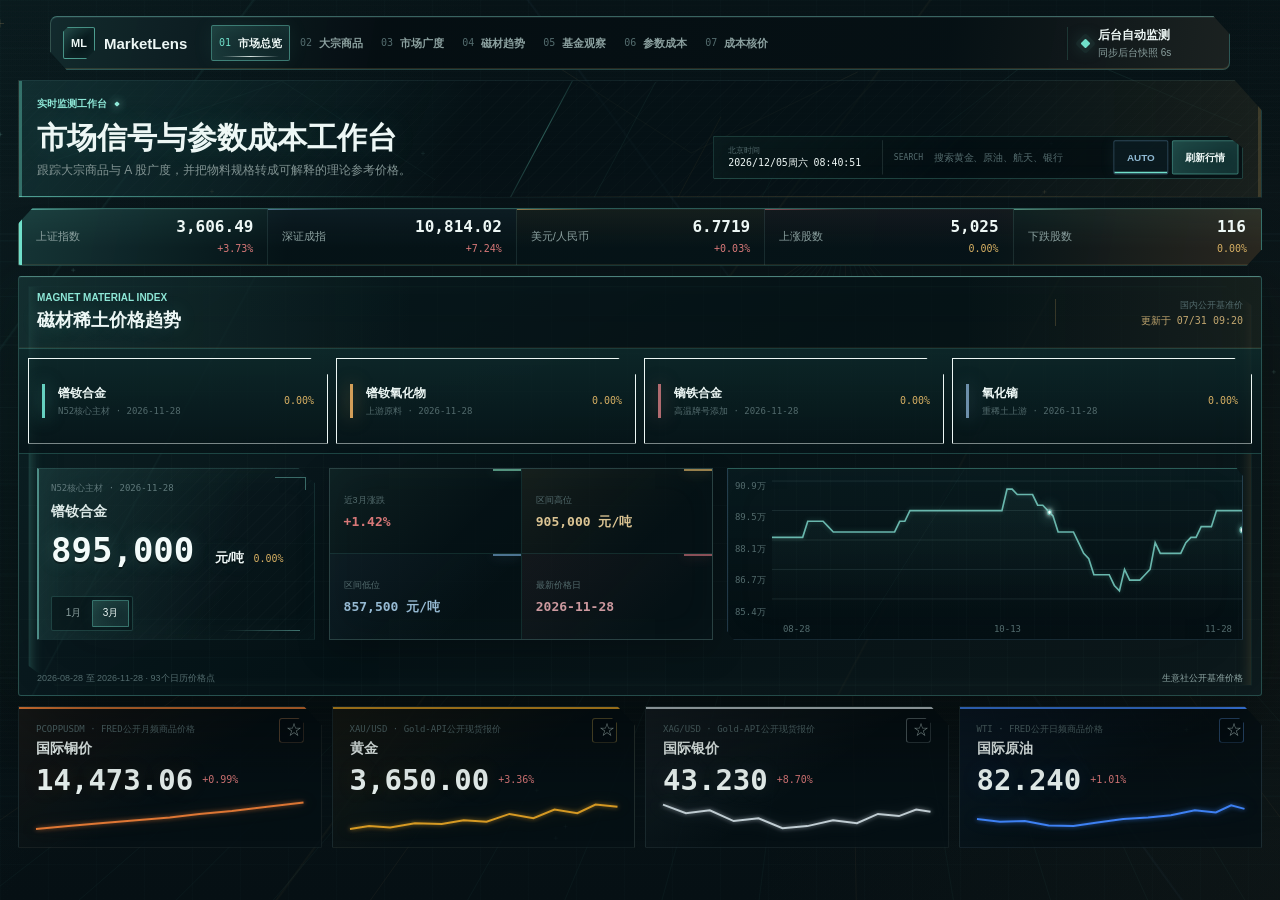
<file: outputs/index.html>
<!doctype html>
<html lang="zh-CN">
  <head>
    <meta charset="UTF-8" />
    <meta name="viewport" content="width=device-width, initial-scale=1.0" />
    <meta http-equiv="refresh" content="0;url=./ui-concepts/index.html?v=2&amp;magic=12" />
    <title>MarketLens</title>
    <style>
      :root { color-scheme: dark; font-family: "Microsoft YaHei", system-ui, sans-serif; }
      body { display: grid; min-height: 100vh; margin: 0; place-items: center; background: #061014; color: #dce9e7; }
      a { color: #70dfca; }
    </style>
    <script>
      const target = new URL("./ui-concepts/index.html", location.href);
      target.searchParams.set("v", "2");
      target.searchParams.set("magic", "12");
      if (new URLSearchParams(location.search).get("view")) {
        target.searchParams.set("view", new URLSearchParams(location.search).get("view"));
      }
      location.replace(target);
    </script>
  </head>
  <body>
    <p>正在打开 MarketLens。<a href="./ui-concepts/index.html?v=2&amp;magic=12">立即进入</a></p>
  </body>
</html>
</file>
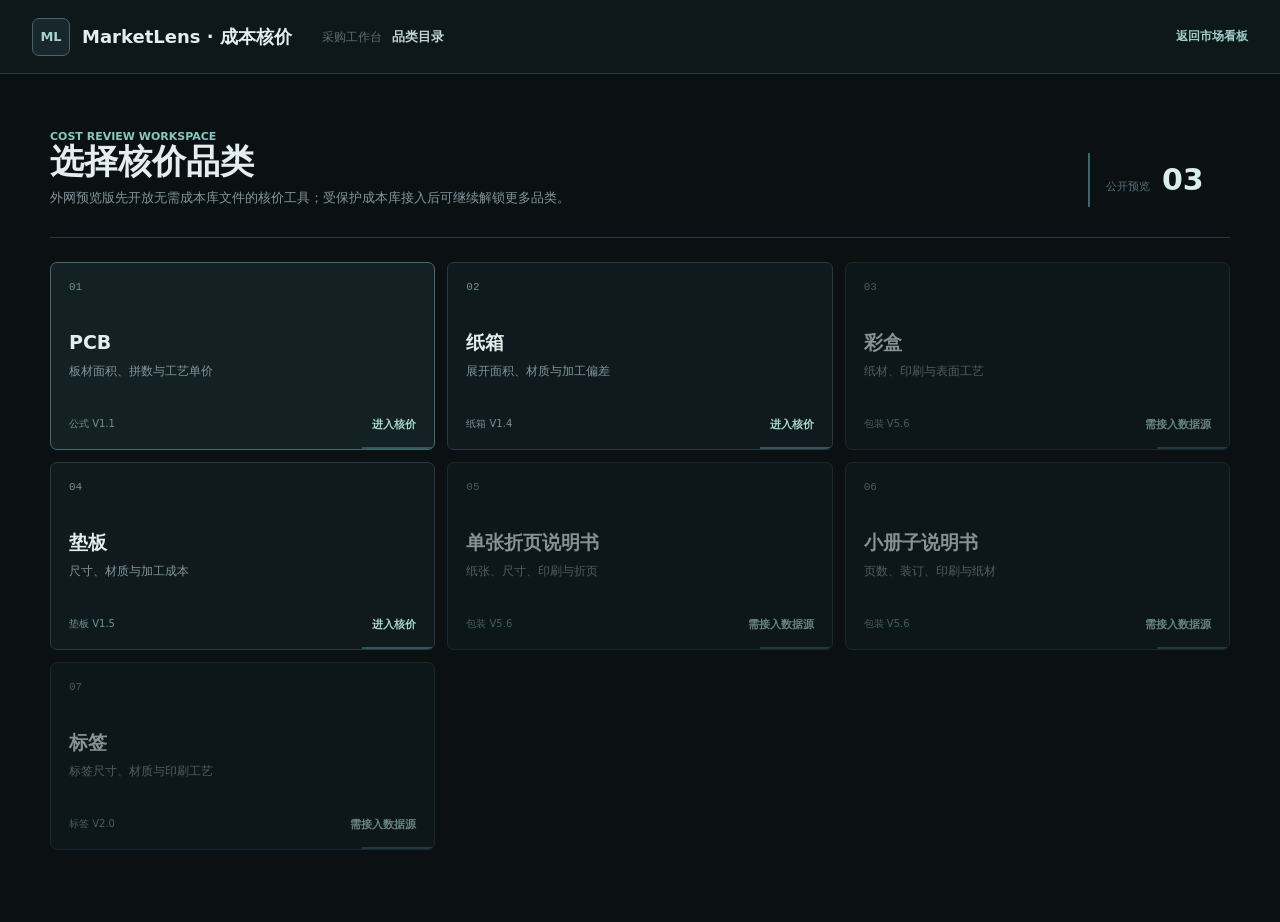
<file: outputs/price-review/index.html>
<!doctype html>
<html lang="zh-CN">
  <head>
    <meta charset="utf-8" />
    <meta name="viewport" content="width=device-width, initial-scale=1" />
    <meta name="description" content="MarketLens 成本核价品类目录。" />
    <title>MarketLens | 成本核价</title>
    <link rel="stylesheet" href="styles.css" />
  </head>
  <body class="category-page">
    <header class="topbar">
      <a class="brand" href="../index.html" aria-label="返回 MarketLens 市场看板">
        <span class="brand-mark">ML</span>
        <span>MarketLens · 成本核价</span>
      </a>
      <div class="category-location" aria-label="当前位置"><span>采购工作台</span><b>品类目录</b></div>
      <a class="dashboard-link" href="../index.html">返回市场看板</a>
    </header>

    <main class="category-shell">
      <section class="category-heading">
        <div>
          <p class="eyebrow">Cost Review Workspace</p>
          <h1>选择核价品类</h1>
          <p class="subhead">外网预览版先开放无需成本库文件的核价工具；受保护成本库接入后可继续解锁更多品类。</p>
        </div>
        <div class="category-summary"><span>公开预览</span><strong>03</strong></div>
      </section>

      <section class="category-grid" aria-label="成本核价品类">
        <a class="category-card category-card-featured" href="pcb.html">
          <span class="category-index">01</span>
          <span class="category-card-body"><strong>PCB</strong><small>板材面积、拼数与工艺单价</small></span>
          <span class="category-meta">公式 V1.1</span>
          <span class="category-enter">进入核价</span>
        </a>
        <a class="category-card" href="packaging.html">
          <span class="category-index">02</span>
          <span class="category-card-body"><strong>纸箱</strong><small>展开面积、材质与加工偏差</small></span>
          <span class="category-meta">纸箱 V1.4</span>
          <span class="category-enter">进入核价</span>
        </a>
        <div class="category-card category-card-disabled" aria-disabled="true">
          <span class="category-index">03</span>
          <span class="category-card-body"><strong>彩盒</strong><small>纸材、印刷与表面工艺</small></span>
          <span class="category-meta">包装 V5.6</span>
          <span class="category-enter">需接入数据源</span>
        </div>
        <a class="category-card" href="pad.html">
          <span class="category-index">04</span>
          <span class="category-card-body"><strong>垫板</strong><small>尺寸、材质与加工成本</small></span>
          <span class="category-meta">垫板 V1.5</span>
          <span class="category-enter">进入核价</span>
        </a>
        <div class="category-card category-card-disabled" aria-disabled="true">
          <span class="category-index">05</span>
          <span class="category-card-body"><strong>单张折页说明书</strong><small>纸张、尺寸、印刷与折页</small></span>
          <span class="category-meta">包装 V5.6</span>
          <span class="category-enter">需接入数据源</span>
        </div>
        <div class="category-card category-card-disabled" aria-disabled="true">
          <span class="category-index">06</span>
          <span class="category-card-body"><strong>小册子说明书</strong><small>页数、装订、印刷与纸材</small></span>
          <span class="category-meta">包装 V5.6</span>
          <span class="category-enter">需接入数据源</span>
        </div>
        <div class="category-card category-card-disabled" aria-disabled="true">
          <span class="category-index">07</span>
          <span class="category-card-body"><strong>标签</strong><small>标签尺寸、材质与印刷工艺</small></span>
          <span class="category-meta">标签 V2.0</span>
          <span class="category-enter">需接入数据源</span>
        </div>
      </section>
    </main>
  </body>
</html>
</file>
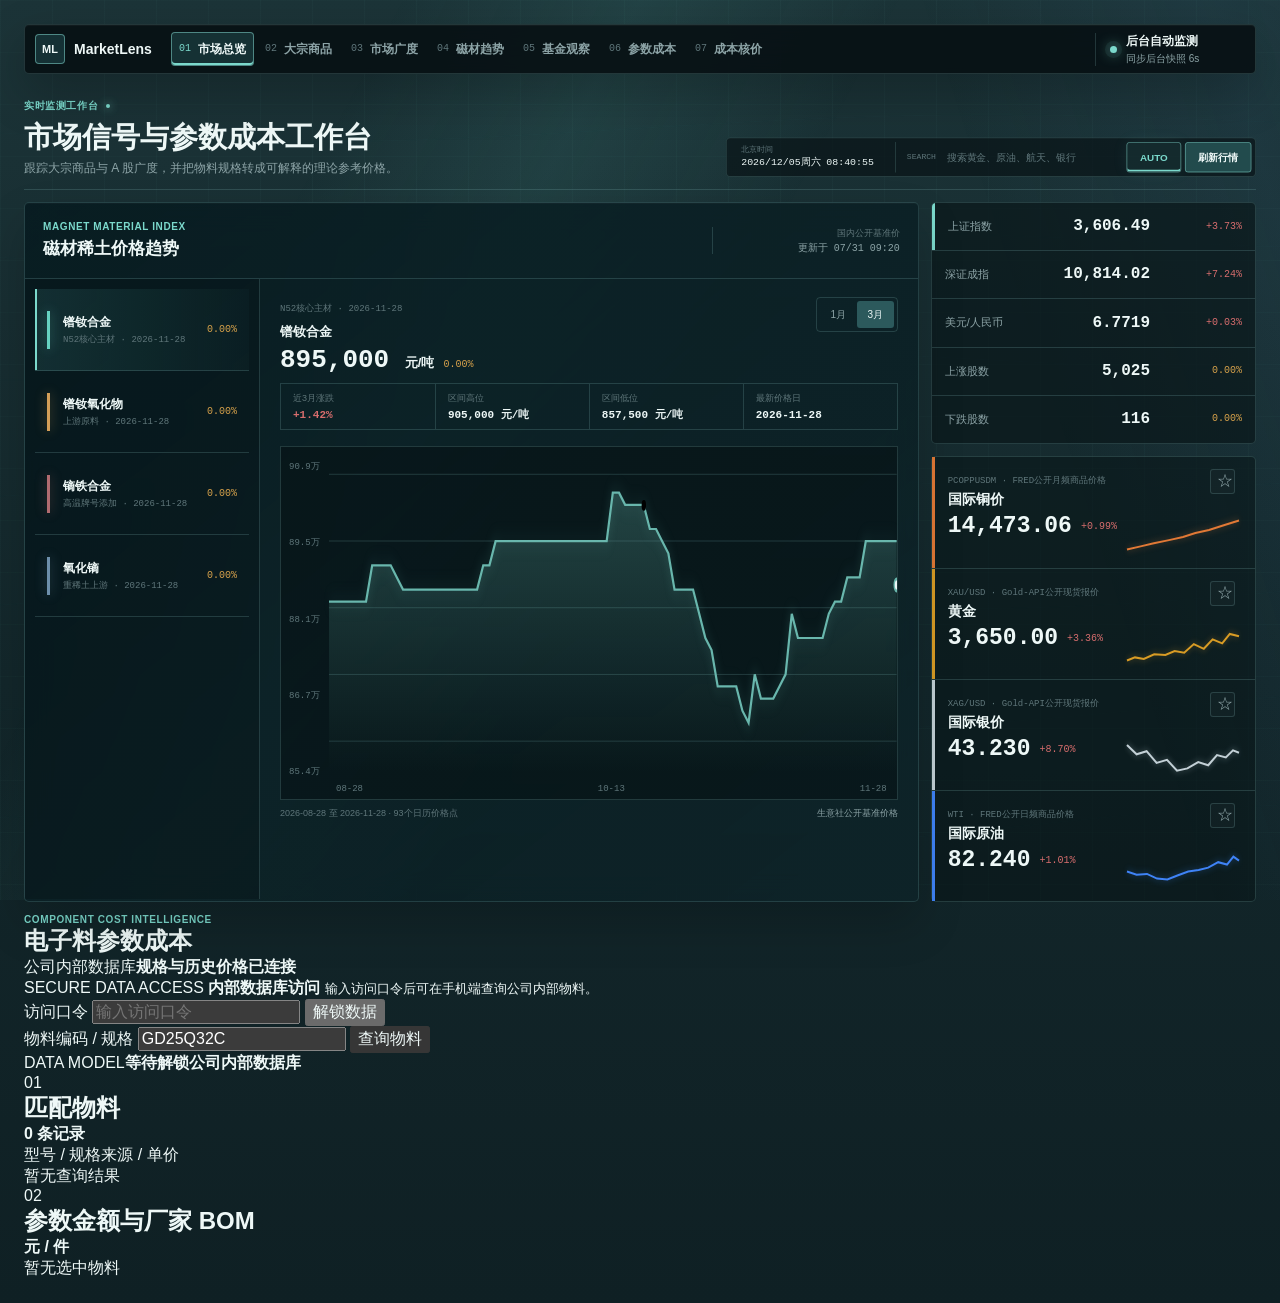
<file: outputs/ui-concepts/index.html>
<!doctype html>
<html lang="zh-CN">
  <head>
    <meta charset="UTF-8" />
    <meta name="viewport" content="width=device-width, initial-scale=1.0" />
    <title>MarketLens UI Concepts</title>
    <link rel="stylesheet" href="./concepts.css?v=4" />
    <link rel="stylesheet" href="./observatory.css?v=11" />
  </head>
  <body>
    <canvas id="ambientField" aria-hidden="true"></canvas>
    <div class="concept-shell">
      <header class="command-bar">
        <a class="brand" href="#" aria-label="MarketLens">
          <span class="brand-mark">ML</span>
          <strong>MarketLens</strong>
        </a>
        <nav class="primary-nav" aria-label="主导航">
          <button class="active" data-concept-view="overview"><span>01</span>市场总览</button>
          <button data-concept-view="commodities"><span>02</span>大宗商品</button>
          <button data-concept-view="breadth"><span>03</span>市场广度</button>
          <button data-concept-view="magnet"><span>04</span>磁材趋势</button>
          <button data-concept-href="../market-dashboard.html#fundWorkspace"><span>05</span>基金观察</button>
          <button data-concept-view="components"><span>06</span>参数成本</button>
          <button data-concept-href="../price-review/index.html"><span>07</span>成本核价</button>
        </nav>
        <div class="agent-state"><i></i><div><strong>后台自动监测</strong><span>同步后台快照 6s</span></div></div>
      </header>

      <main>
        <section class="hero-row">
          <div class="hero-copy">
            <span class="eyebrow">实时监测工作台 <i></i></span>
            <h1>市场信号与参数成本工作台</h1>
            <p>跟踪大宗商品与 A 股广度，并把物料规格转成可解释的理论参考价格。</p>
          </div>
          <div class="control-deck">
            <div class="clock"><span>北京时间</span><strong id="clockValue">2026/07/31 周五 09:22:18</strong></div>
            <label class="search"><span>SEARCH</span><input value="" placeholder="搜索黄金、原油、航天、银行" /></label>
            <button class="auto">AUTO</button>
            <button class="refresh">刷新行情</button>
          </div>
        </section>

        <section class="breadth-strip" aria-label="市场广度">
          <div><span>上证指数</span><strong>3,803.26</strong><em class="down">-0.04%</em></div>
          <div><span>深证成指</span><strong>13,285.8</strong><em class="flat">0.00%</em></div>
          <div><span>美元/人民币</span><strong>6.7719</strong><em class="up">+0.03%</em></div>
          <div><span>上涨股数</span><strong>2,770</strong><em>AB股共5,014只</em></div>
          <div><span>下跌股数</span><strong>1,674</strong><em>东方财富公开口径</em></div>
        </section>

        <section class="commodity-stream" aria-label="大宗商品行情">
          <article style="--accent:#e17936">
            <div class="quote-head"><div><span>METALS · FRED公开日频</span><h2>国际铜价</h2></div><button aria-label="关注国际铜价">+</button></div>
            <div class="quote-value"><strong>13,552</strong><em class="up">+0.30%</em></div>
            <svg viewBox="0 0 280 46" preserveAspectRatio="none" aria-hidden="true"><polyline points="0,39 34,35 67,31 105,27 140,23 171,18 205,14 242,8 280,2" /></svg>
          </article>
          <article style="--accent:#d99c25">
            <div class="quote-head"><div><span>XAU/USD · Twelve Data</span><h2>黄金</h2></div><button aria-label="关注黄金">+</button></div>
            <div class="quote-value"><strong>4,092</strong><em class="down">-0.29%</em></div>
            <svg viewBox="0 0 280 46" preserveAspectRatio="none" aria-hidden="true"><polyline points="0,39 20,35 42,37 68,31 96,32 119,27 143,29 167,18 192,24 214,12 238,17 257,5 280,8" /></svg>
          </article>
          <article style="--accent:#c3d0d6">
            <div class="quote-head"><div><span>XAG · 贵金属公开行情</span><h2>国际银价</h2></div><button aria-label="关注国际银价">+</button></div>
            <div class="quote-value"><strong>59.03</strong><em class="up">+0.02%</em></div>
            <svg viewBox="0 0 280 46" preserveAspectRatio="none" aria-hidden="true"><polyline points="0,5 24,17 49,13 74,28 100,24 125,38 151,35 178,27 203,31 225,18 247,21 265,12 280,15" /></svg>
          </article>
          <article style="--accent:#3f83f6">
            <div class="quote-head"><div><span>WTI · FRED公开日频</span><h2>国际原油</h2></div><button aria-label="关注国际原油">+</button></div>
            <div class="quote-value"><strong>84.25</strong><em class="down">-8.16%</em></div>
            <svg viewBox="0 0 280 46" preserveAspectRatio="none" aria-hidden="true"><polyline points="0,25 24,29 50,28 75,34 101,35 126,30 153,25 179,23 203,20 228,13 250,16 266,6 280,11" /></svg>
          </article>
        </section>

        <section class="rare-workspace">
          <header class="rare-header">
            <div><span class="eyebrow">MAGNET MATERIAL INDEX</span><h2>磁材稀土价格趋势</h2></div>
            <div class="source-state"><span>国内公开基准价</span><strong>更新于 07/31 09:20</strong></div>
          </header>

          <div class="rare-content">
            <div class="material-list">
              <button class="active"><i style="--item:#66d1c0"></i><span><strong>镨钕合金</strong><small>NdPr Alloy · 2026-07-30</small></span><em>-0.55%</em></button>
              <button><i style="--item:#d39e58"></i><span><strong>镨钕氧化物</strong><small>上游原料 · 2026-07-30</small></span><em>-0.66%</em></button>
              <button><i style="--item:#b16b70"></i><span><strong>镝铁合金</strong><small>高温性能 · 2026-07-30</small></span><em class="flat">0.00%</em></button>
              <button><i style="--item:#6d8fab"></i><span><strong>氧化镝</strong><small>重稀土上游 · 2026-07-30</small></span><em>-0.35%</em></button>
            </div>

            <div class="rare-detail">
              <div class="price-line">
                <div><span>N52 关键主材 · 2026-07-30</span><h3>镨钕合金</h3><strong>905,000 <small>元/吨</small></strong><em>-0.55%</em></div>
                <div class="range-tabs"><button>1月</button><button class="active">3月</button></div>
              </div>
              <div class="rare-stats">
                <div><span>近3月涨跌</span><strong class="down">-5.24%</strong></div>
                <div><span>区间高位</span><strong>955,000 元/吨</strong></div>
                <div><span>区间低位</span><strong>835,000 元/吨</strong></div>
                <div><span>最新价格日</span><strong>2026-07-30</strong></div>
              </div>
              <div class="chart-area">
                <div class="axis"><span>96.5万</span><span>93.0万</span><span>89.5万</span><span>86.0万</span><span>82.5万</span></div>
                <svg viewBox="0 0 900 215" preserveAspectRatio="none" aria-label="镨钕合金价格曲线">
                  <defs><linearGradient id="fill" x1="0" y1="0" x2="0" y2="1"><stop offset="0" stop-color="var(--chart)" stop-opacity=".28"/><stop offset="1" stop-color="var(--chart)" stop-opacity="0"/></linearGradient></defs>
                  <g class="grid-lines"><line x1="0" y1="18" x2="900" y2="18"/><line x1="0" y1="62" x2="900" y2="62"/><line x1="0" y1="106" x2="900" y2="106"/><line x1="0" y1="150" x2="900" y2="150"/><line x1="0" y1="194" x2="900" y2="194"/></g>
                  <path class="chart-fill" d="M0 20 L45 20 L73 49 L105 49 L135 72 L165 72 L194 141 L225 141 L246 174 L277 174 L294 193 L316 162 L343 162 L366 158 L397 164 L430 164 L460 174 L505 174 L527 165 L552 118 L581 129 L606 129 L630 96 L660 96 L686 75 L710 75 L733 58 L762 61 L790 52 L817 62 L846 59 L872 84 L900 91 L900 215 L0 215 Z"/>
                  <path class="chart-line" d="M0 20 L45 20 L73 49 L105 49 L135 72 L165 72 L194 141 L225 141 L246 174 L277 174 L294 193 L316 162 L343 162 L366 158 L397 164 L430 164 L460 174 L505 174 L527 165 L552 118 L581 129 L606 129 L630 96 L660 96 L686 75 L710 75 L733 58 L762 61 L790 52 L817 62 L846 59 L872 84 L900 91"/>
                  <circle cx="900" cy="91" r="4" class="end-dot"/>
                </svg>
                <div class="dates"><span>05-01</span><span>06-15</span><span>07-30</span></div>
              </div>
              <footer><span>2026-05-01 至 2026-07-30 · 91个日历价格点</span><strong>生意社公开基准价格</strong></footer>
            </div>
          </div>
        </section>

        <section class="component-lab" id="componentLab" aria-label="电子料参数成本">
          <header class="component-lab-header">
            <div>
              <span class="eyebrow">COMPONENT COST INTELLIGENCE</span>
              <h1>电子料参数成本</h1>
            </div>
            <div class="component-db-state"><i></i><span>公司内部数据库</span><strong>规格与历史价格已连接</strong></div>
          </header>

          <section class="component-access" id="componentAccess" hidden>
            <div>
              <span>SECURE DATA ACCESS</span>
              <strong>内部数据库访问</strong>
              <small id="componentAccessState">输入访问口令后可在手机端查询公司内部物料。</small>
            </div>
            <form id="componentAccessForm">
              <label>
                <span>访问口令</span>
                <input id="componentAccessKey" type="password" autocomplete="current-password" required placeholder="输入访问口令" />
              </label>
              <button id="componentAccessButton" type="submit">解锁数据</button>
            </form>
          </section>

          <form class="concept-component-search" id="conceptComponentSearch">
            <label>
              <span>物料编码 / 规格</span>
              <input id="conceptComponentMpn" name="mpn" type="search" required autocomplete="off" value="GD25Q32C" placeholder="输入型号或规格关键词" />
            </label>
            <button id="conceptComponentSearchButton" type="submit">查询物料</button>
          </form>

          <div class="component-query-state" id="conceptComponentState" role="status" aria-live="polite">
            <span>DATA MODEL</span><strong>等待查询</strong>
          </div>

          <div class="component-lab-layout">
            <section class="component-results-pane" aria-label="匹配物料">
              <header><div><span>01</span><h2>匹配物料</h2></div><strong id="conceptComponentSummary">0 条记录</strong></header>
              <div class="component-result-head" aria-hidden="true"><span>型号 / 规格</span><span>来源 / 单价</span></div>
              <div class="component-result-list" id="conceptComponentResults">
                <div class="component-empty">暂无查询结果</div>
              </div>
            </section>

            <section class="component-detail-pane" aria-label="参数金额与厂家BOM">
              <header><div><span>02</span><h2>参数金额与厂家 BOM</h2></div><strong>元 / 件</strong></header>
              <div class="component-detail" id="conceptComponentDetail">
                <div class="component-empty">暂无选中物料</div>
              </div>
            </section>
          </div>
        </section>
      </main>
    </div>
    <script src="./concepts.js?v=10"></script>
  </body>
</html>
</file>
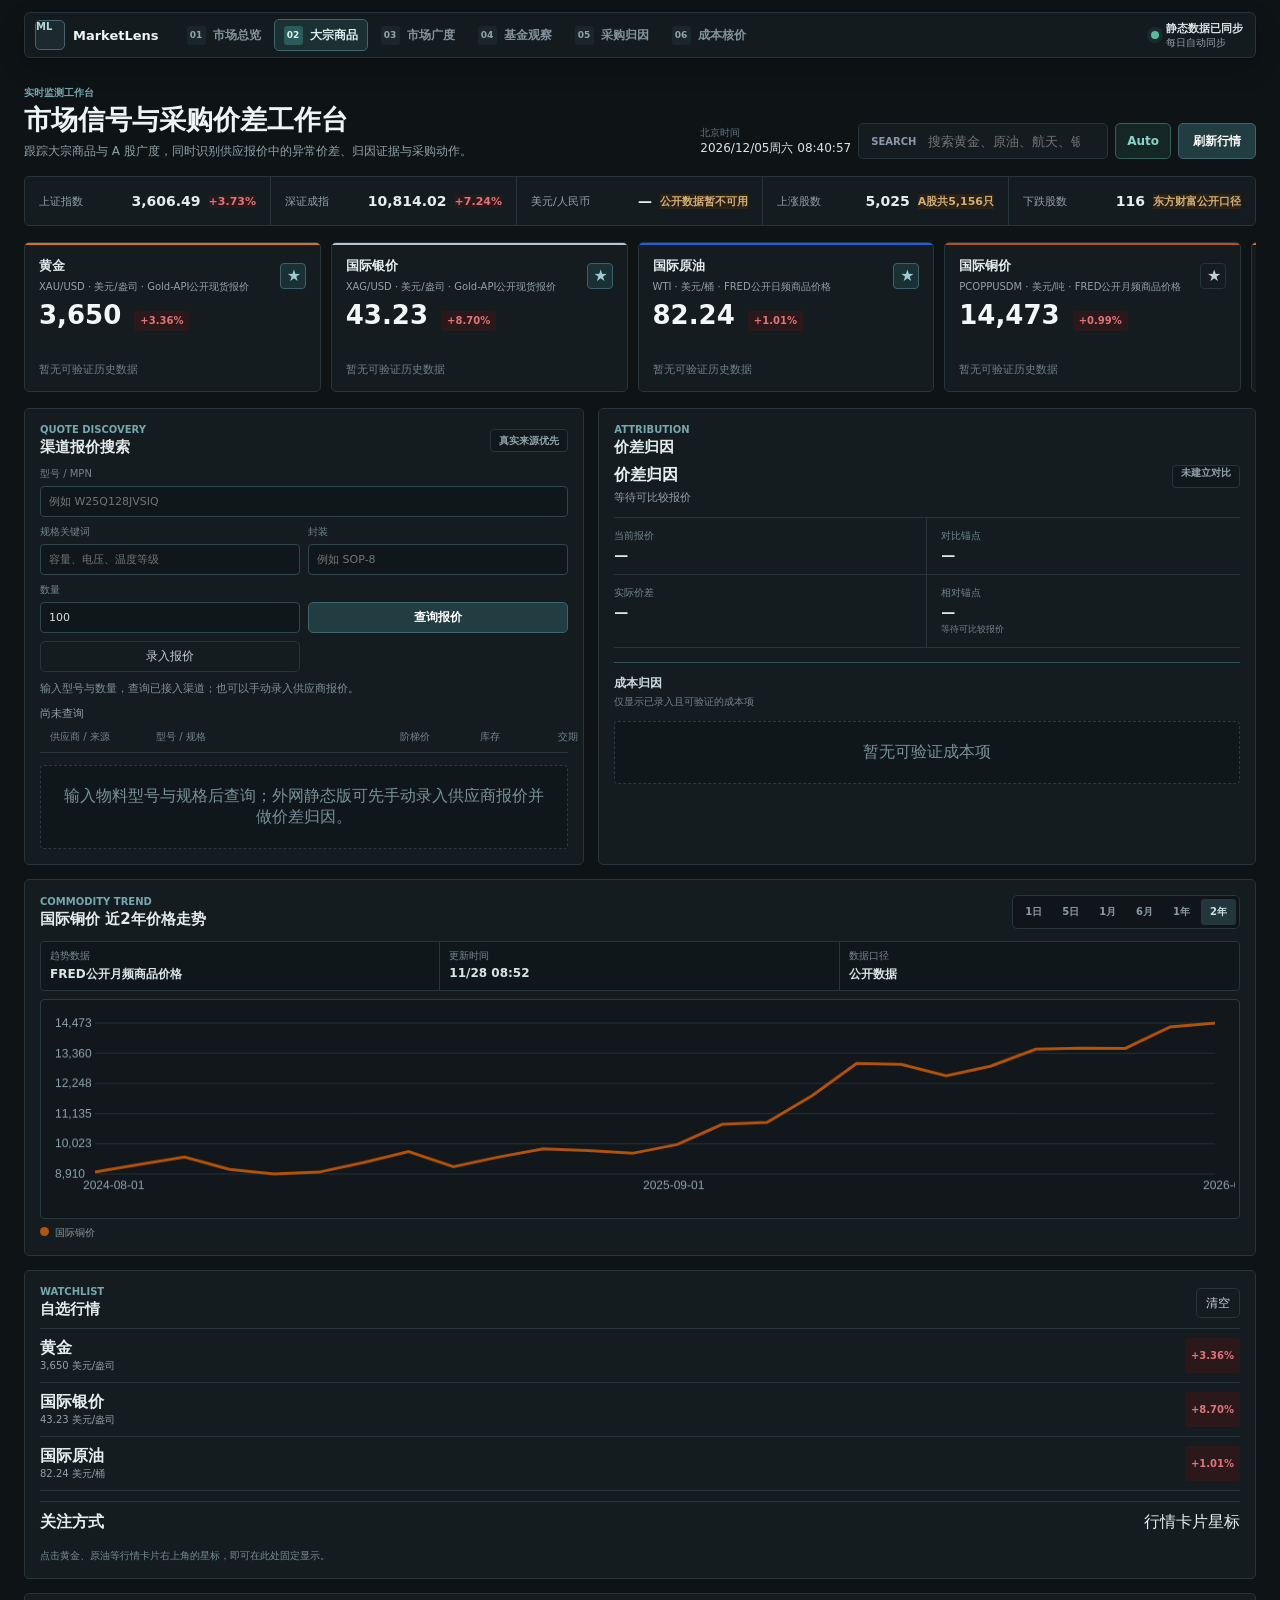
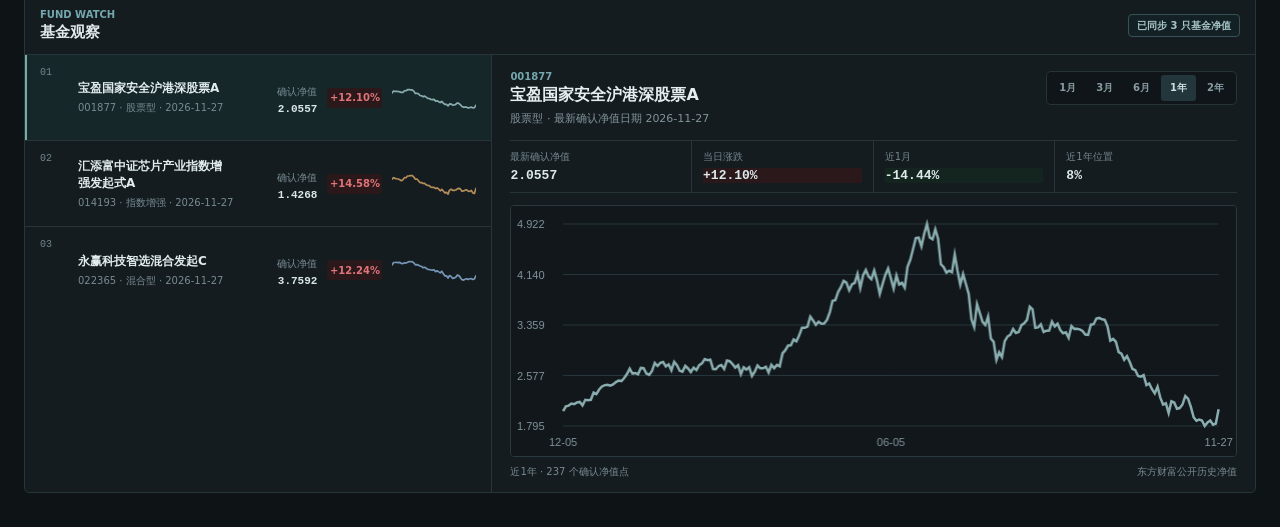
<file: outputs/market-dashboard.html>
<!doctype html>
<html lang="zh-CN">
  <head>
    <meta charset="UTF-8" />
    <meta name="viewport" content="width=device-width, initial-scale=1.0" />
    <title>MarketLens | 市场信号与采购价差</title>
    <link rel="stylesheet" href="./styles.css?v=finance-workspace-2" />
    <link rel="stylesheet" href="./floating-nav.css?v=finance-workspace-1" />
    <link rel="stylesheet" href="./dark-terminal.css?v=terminal-1" />
    <link rel="stylesheet" href="./commodity-rail.css?v=rail-1" />
    <link rel="stylesheet" href="./attribution.css?v=attribution-1" />
    <link rel="stylesheet" href="./motion.css?v=market-motion-1" />
    <link rel="stylesheet" href="./fund-watch.css?v=fund-watch-1" />
  </head>
  <body>
    <div class="app-shell">
      <aside class="sidebar" aria-label="主导航">
        <div class="brand">
          <span class="brand-mark">ML</span>
          <div>
            <strong>MarketLens</strong>
            <span>Commodity & Sector Signals</span>
          </div>
        </div>

        <nav class="nav-list">
          <button class="nav-item active" data-view="overview"><span>01</span>市场总览</button>
          <button class="nav-item" data-view="commodities"><span>02</span>大宗商品</button>
          <button class="nav-item" data-view="breadth"><span>03</span>市场广度</button>
          <button class="nav-item" data-view="funds"><span>04</span>基金观察</button>
          <button class="nav-item" data-view="attribution"><span>05</span>采购归因</button>
          <a class="nav-item nav-link" href="./price-review/index.html"><span>06</span>成本核价</a>
        </nav>

        <div class="sidebar-footer">
          <div class="status-card">
            <span class="live-dot"></span>
            <div>
              <strong id="marketStatus">等待公开数据源</strong>
              <small id="nextRefresh">准备连接</small>
            </div>
          </div>
          <div class="mini-note">
            <span>数据源</span>
            <strong id="dataSource">等待公开数据源</strong>
          </div>
        </div>
      </aside>

      <main class="dashboard">
        <header class="topbar">
          <div class="title-block">
            <span class="page-kicker">实时监测工作台</span>
            <h1>市场信号与采购价差工作台</h1>
            <p>跟踪大宗商品与 A 股广度，同时识别供应报价中的异常价差、归因证据与采购动作。</p>
          </div>

          <div class="toolbar">
            <div class="market-clock" aria-label="北京时间">
              <span>北京时间</span>
              <time id="marketClock">—</time>
            </div>
            <label class="search-box">
              <span class="search-icon">Search</span>
              <input id="searchInput" type="search" placeholder="搜索黄金、原油、航天、银行..." />
            </label>
            <button id="autoRefresh" class="icon-button active" title="自动刷新">Auto</button>
            <button id="refreshNow" class="primary-button">刷新行情</button>
          </div>
        </header>

        <section class="ticker-strip" aria-label="市场摘要">
          <div><span>上证指数</span><strong id="tickerShanghai">—</strong><em id="tickerShanghaiChange">—</em></div>
          <div><span>深证成指</span><strong id="tickerShenzhen">—</strong><em id="tickerShenzhenChange">—</em></div>
          <div><span>美元/人民币</span><strong id="tickerUsdCny">—</strong><em id="tickerUsdCnyChange">—</em></div>
          <div><span>上涨股数</span><strong id="tickerUpSectors">—</strong><em id="tickerUpSectorsMeta">公开口径</em></div>
          <div><span>下跌股数</span><strong id="tickerDownSectors">—</strong><em id="tickerDownSectorsMeta">公开口径</em></div>
        </section>

        <section class="metrics-viewport" aria-label="流通品价格">
          <div class="metrics-track" id="commodityCards"></div>
        </section>

        <section class="attribution-workspace" id="attributionWorkspace">
          <article class="panel attribution-list-panel">
            <div class="panel-header attribution-header">
              <div>
                <span class="section-label">Quote Discovery</span>
                <h2>渠道报价搜索</h2>
              </div>
              <span class="data-state">真实来源优先</span>
            </div>
            <form class="component-search" id="componentSearchForm">
              <label class="component-field component-field-model"><span>型号 / MPN</span><input id="componentMpn" name="mpn" type="search" required autocomplete="off" placeholder="例如 W25Q128JVSIQ" /></label>
              <label class="component-field"><span>规格关键词</span><input id="componentSpec" name="spec" type="text" autocomplete="off" placeholder="容量、电压、温度等级" /></label>
              <label class="component-field"><span>封装</span><input id="componentPackage" name="package" type="text" autocomplete="off" placeholder="例如 SOP-8" /></label>
              <label class="component-field component-field-quantity"><span>数量</span><input id="componentQuantity" name="quantity" type="number" min="1" step="1" value="100" /></label>
              <button id="componentSearchButton" class="primary-button" type="submit">查询报价</button>
              <button id="manualQuoteToggle" class="ghost-button" type="button">录入报价</button>
            </form>
            <div class="component-search-state" id="componentSearchState" role="status">输入型号与数量，查询已接入渠道；也可以手动录入供应商报价。</div>
            <form class="manual-quote-form" id="manualQuoteForm" hidden>
              <label><span>供应商</span><input name="supplier" required autocomplete="off" placeholder="供应商 / 渠道名称" /></label>
              <label><span>单价</span><input name="price" required type="number" min="0" step="0.0001" placeholder="0.00" /></label>
              <label><span>币种</span><select name="currency"><option value="CNY">CNY</option><option value="USD">USD</option></select></label>
              <label><span>库存</span><input name="stock" type="number" min="0" step="1" placeholder="可选" /></label>
              <label><span>交期</span><input name="lead" type="text" autocomplete="off" placeholder="例如 2-4 周" /></label>
              <button class="ghost-button" type="submit">加入对比</button>
            </form>
            <div class="component-sources" id="componentSources"></div>
            <div class="attribution-controls"><span class="attribution-summary" id="attributionSummary">尚未查询</span></div>
            <div class="quote-head" aria-hidden="true">
              <span>供应商 / 来源</span>
              <span>型号 / 规格</span>
              <span>阶梯价</span>
              <span>库存</span>
              <span>交期</span>
            </div>
            <div class="quote-list" id="attributionRows"></div>
          </article>

          <aside class="panel attribution-detail-panel">
            <div class="panel-header compact">
              <div>
                <span class="section-label">Attribution</span>
                <h2>价差归因</h2>
              </div>
            </div>
            <div id="attributionDetail"></div>
          </aside>
        </section>

        <section class="content-grid">
          <article class="panel chart-panel">
            <div class="panel-header">
              <div>
                <span class="section-label">Commodity Trend</span>
                <h2 id="chartTitle">黄金近2年价格走势</h2>
              </div>
              <div class="segmented" id="rangeTabs" aria-label="时间范围">
                <button data-range="1D">1日</button>
                <button data-range="5D">5日</button>
                <button data-range="1M">1月</button>
                <button data-range="6M">6月</button>
                <button data-range="1Y">1年</button>
                <button class="active" data-range="2Y">2年</button>
              </div>
            </div>

            <div class="chart-summary">
              <div><span>趋势数据</span><strong id="chartDataStatus">待加载</strong></div>
              <div><span>更新时间</span><strong id="chartUpdatedAt">—</strong></div>
              <div><span>数据口径</span><strong>公开数据</strong></div>
            </div>

            <div class="chart-wrap">
              <canvas id="trendChart" width="880" height="360" aria-label="价格趋势图"></canvas>
              <div id="chartTooltip" class="chart-tooltip" hidden></div>
            </div>
            <div class="legend-row" id="chartLegend"></div>
          </article>

          <aside class="panel watch-panel">
            <div class="panel-header compact">
              <div>
                <span class="section-label">Watchlist</span>
                <h2>自选行情</h2>
              </div>
              <button id="clearWatch" class="ghost-button">清空</button>
            </div>
            <div id="watchList" class="watch-list"></div>
            <div class="rule-box">
              <div class="rule-title">
                <strong>关注方式</strong>
                <span>行情卡片星标</span>
              </div>
              <p class="watch-note">点击黄金、原油等行情卡片右上角的星标，即可在此处固定显示。</p>
            </div>
          </aside>
        </section>

        <section class="panel fund-panel" id="fundWorkspace">
          <div class="panel-header fund-panel-header">
            <div>
              <span class="section-label">Fund Watch</span>
              <h2>基金观察</h2>
            </div>
            <span class="fund-data-state" id="fundDataState">等待确认净值</span>
          </div>
          <div class="fund-workspace">
            <div class="fund-list" id="fundList" aria-label="基金列表"></div>
            <div class="fund-detail">
              <div class="fund-detail-header">
                <div>
                  <span class="section-label" id="fundCode">—</span>
                  <h3 id="fundTitle">基金趋势</h3>
                  <p id="fundDescriptor">等待公开历史净值</p>
                </div>
                <div class="segmented fund-range-tabs" id="fundRangeTabs" aria-label="基金走势时间范围">
                  <button data-fund-range="1M">1月</button>
                  <button data-fund-range="3M">3月</button>
                  <button data-fund-range="6M">6月</button>
                  <button class="active" data-fund-range="1Y">1年</button>
                  <button data-fund-range="2Y">2年</button>
                </div>
              </div>
              <div class="fund-stat-grid" id="fundStats"></div>
              <div class="fund-chart-wrap">
                <canvas id="fundTrendChart" width="920" height="300" aria-label="基金净值走势"></canvas>
                <div id="fundChartTooltip" class="chart-tooltip" hidden></div>
              </div>
              <div class="fund-chart-footer">
                <span id="fundChartRange">—</span>
                <span id="fundSource">东方财富公开历史净值</span>
              </div>
            </div>
          </div>
        </section>
      </main>
    </div>

    <script src="./app.js"></script>
  </body>
</html>
</file>
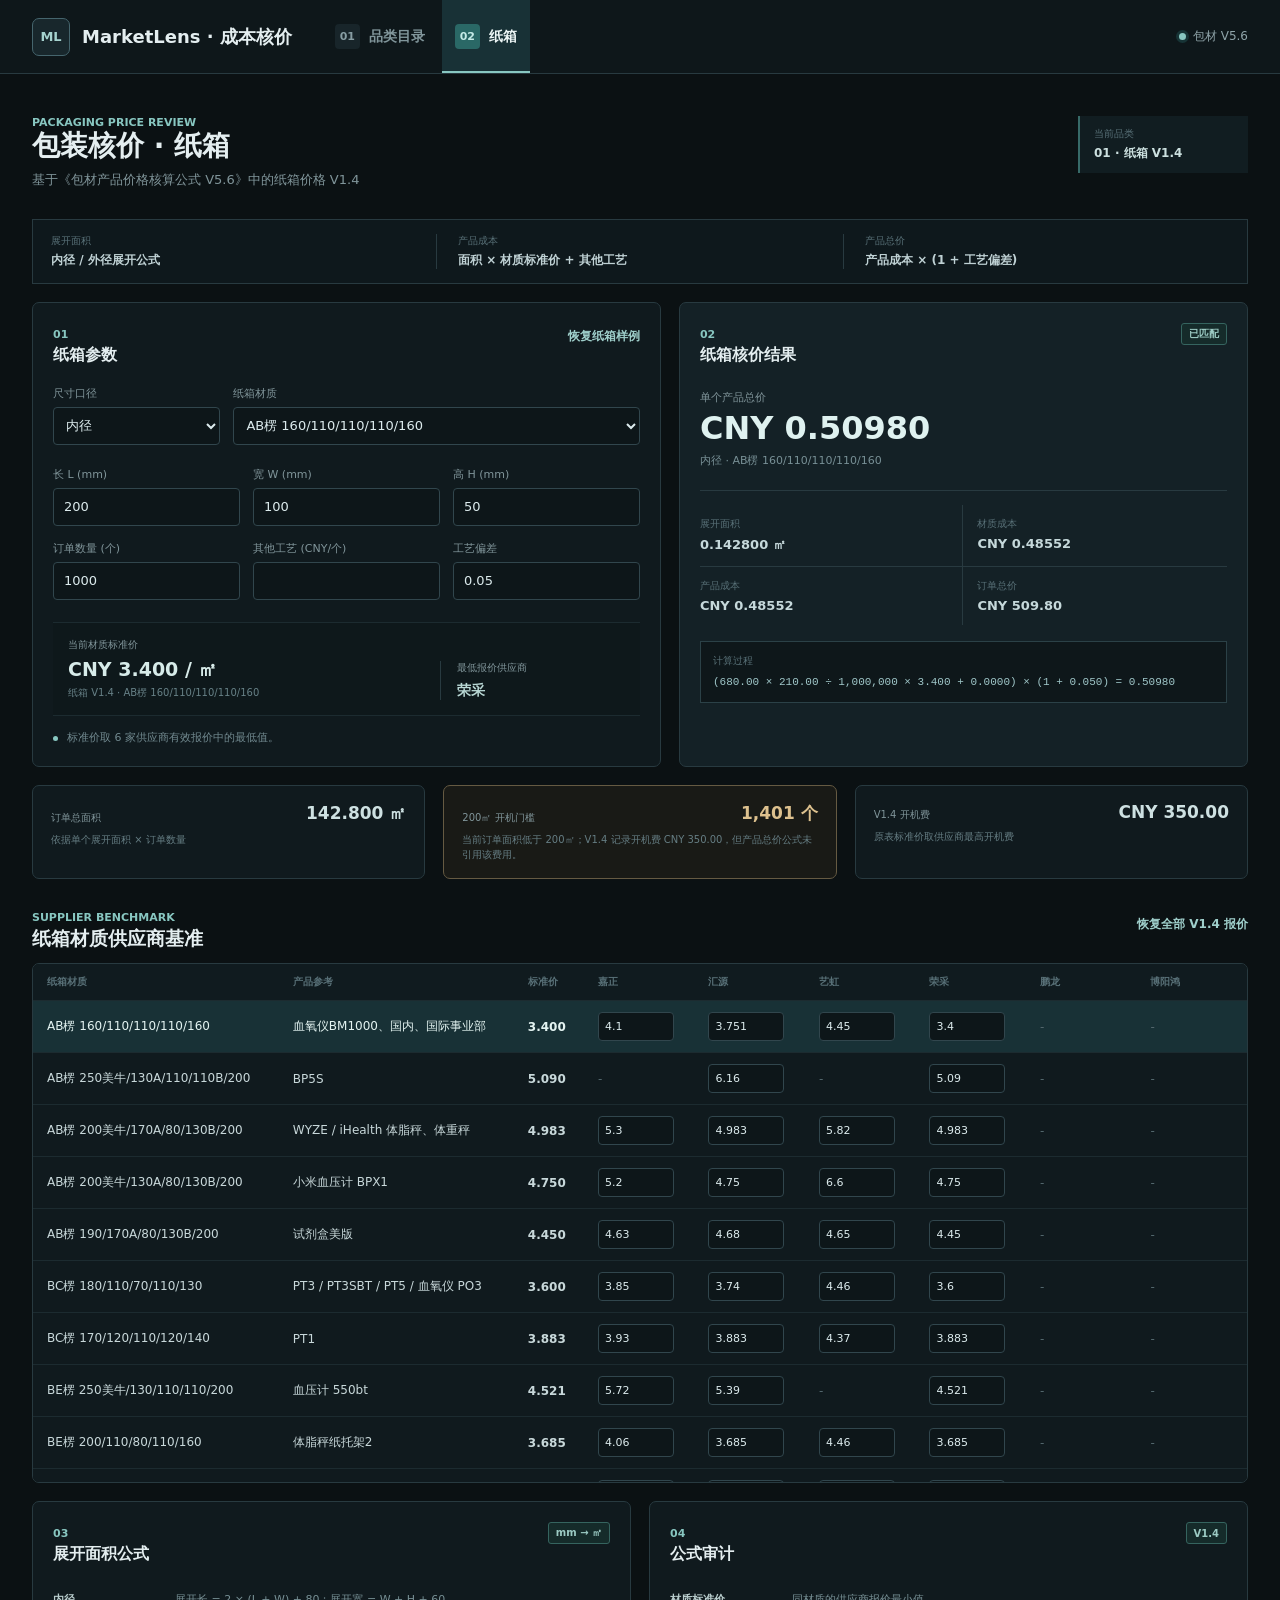
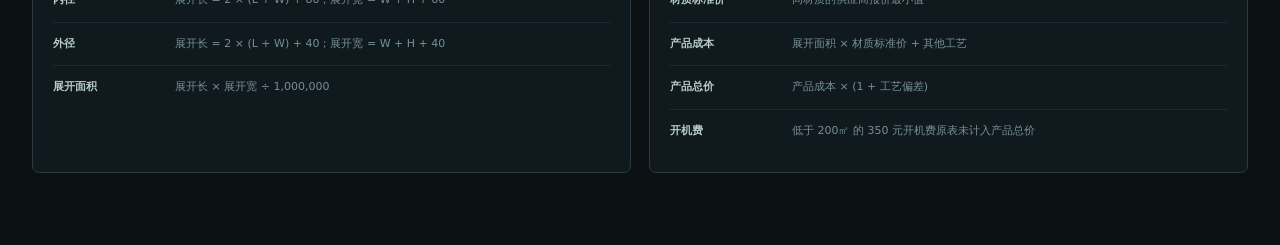
<file: outputs/price-review/packaging.html>
<!doctype html>
<html lang="zh-CN">
  <head>
    <meta charset="utf-8" />
    <meta name="viewport" content="width=device-width, initial-scale=1" />
    <meta name="description" content="Carton price review prototype based on packaging formula V5.6." />
    <title>PriceWorkbench | 包装核价</title>
    <link rel="stylesheet" href="styles.css" />
    <link rel="stylesheet" href="packaging.css" />
  </head>
  <body>
    <header class="topbar">
      <a class="brand" href="../index.html" aria-label="返回 MarketLens 市场看板"><span class="brand-mark">ML</span><span>MarketLens · 成本核价</span></a>
      <nav class="module-nav" aria-label="核价导航">
        <a class="nav-item" href="index.html"><b>01</b><span>品类目录</span></a>
        <a class="nav-item active" href="#workspace"><b>02</b><span>纸箱</span></a>
      </nav>
      <div class="version-state"><span></span>包材 V5.6</div>
    </header>

    <main id="workspace" class="shell package-shell">
      <section class="page-heading">
        <div><p class="eyebrow">Packaging Price Review</p><h1>包装核价 · 纸箱</h1><p class="subhead">基于《包材产品价格核算公式 V5.6》中的纸箱价格 V1.4</p></div>
        <div class="audit-stamp"><span>当前品类</span><strong>01 · 纸箱 V1.4</strong></div>
      </section>

      <section class="formula-strip" aria-label="纸箱计算公式">
        <div><span>展开面积</span><strong>内径 / 外径展开公式</strong></div><i></i>
        <div><span>产品成本</span><strong>面积 × 材质标准价 + 其他工艺</strong></div><i></i>
        <div><span>产品总价</span><strong>产品成本 × (1 + 工艺偏差)</strong></div>
      </section>

      <section class="workspace-grid carton-workspace">
        <article class="panel input-panel">
          <div class="panel-heading"><div><span class="section-index">01</span><h2>纸箱参数</h2></div><button class="text-button" id="resetCarton" type="button">恢复纸箱样例</button></div>
          <form class="quote-form" id="cartonForm">
            <div class="field-grid carton-material-fields">
              <label class="field"><span>尺寸口径</span><select id="dimensionMode" name="dimensionMode"><option value="内径">内径</option><option value="外径">外径</option></select></label>
              <label class="field carton-material"><span>纸箱材质</span><select id="cartonMaterial" name="cartonMaterial"></select></label>
            </div>
            <div class="field-grid carton-dimension-fields">
              <label class="field"><span>长 L (mm)</span><input id="cartonLength" type="number" min="0.01" step="0.01" inputmode="decimal" /></label>
              <label class="field"><span>宽 W (mm)</span><input id="cartonWidth" type="number" min="0.01" step="0.01" inputmode="decimal" /></label>
              <label class="field"><span>高 H (mm)</span><input id="cartonHeight" type="number" min="0.01" step="0.01" inputmode="decimal" /></label>
            </div>
            <div class="field-grid carton-cost-fields">
              <label class="field"><span>订单数量 (个)</span><input id="orderQuantity" type="number" min="1" step="1" inputmode="numeric" /></label>
              <label class="field"><span>其他工艺 (CNY/个)</span><input id="otherProcess" type="number" min="0" step="0.0001" inputmode="decimal" /></label>
              <label class="field"><span>工艺偏差</span><input id="processVariance" type="number" min="0" step="0.001" inputmode="decimal" /></label>
            </div>
          </form>
          <div class="selected-rate carton-rate"><div><span>当前材质标准价</span><strong id="cartonRate">-</strong><small id="cartonRateSource">-</small></div><div class="supplier-winner"><span>最低报价供应商</span><strong id="supplierWinner">-</strong></div></div>
          <div class="input-note"><span></span><p id="cartonSelectionNote">选择材质后，标准价按 V1.4 供应商报价最低值计算。</p></div>
        </article>

        <article class="panel result-panel">
          <div class="panel-heading"><div><span class="section-index">02</span><h2>纸箱核价结果</h2></div><span class="result-state" id="cartonResultState">已匹配</span></div>
          <div class="result-main"><span>单个产品总价</span><strong id="cartonTotalPrice">CNY 0.00000</strong><small id="cartonDescriptor">-</small></div>
          <div class="result-grid">
            <div><span>展开面积</span><strong id="cartonArea">0.000000 ㎡</strong></div>
            <div><span>材质成本</span><strong id="materialCost">CNY 0.00000</strong></div>
            <div><span>产品成本</span><strong id="productCost">CNY 0.00000</strong></div>
            <div><span>订单总价</span><strong id="orderTotal">CNY 0.00</strong></div>
          </div>
          <div class="calculation-trace"><span>计算过程</span><code id="cartonTrace">-</code></div>
        </article>
      </section>

      <section class="threshold-grid">
        <article class="threshold-card"><div><span>订单总面积</span><strong id="orderArea">0.000 ㎡</strong></div><small>依据单个展开面积 × 订单数量</small></article>
        <article class="threshold-card warning"><div><span>200㎡ 开机门槛</span><strong id="minimumQty">-</strong></div><small id="minimumMessage">V1.4 的开机费为独立提示，不计入产品总价。</small></article>
        <article class="threshold-card"><div><span>V1.4 开机费</span><strong id="setupFee">CNY 350.00</strong></div><small>原表标准价取供应商最高开机费</small></article>
      </section>

      <section id="rate-library" class="section-block">
        <div class="section-heading"><div><p class="eyebrow">Supplier Benchmark</p><h2>纸箱材质供应商基准</h2></div><button class="text-button" id="restoreCartonRates" type="button">恢复全部 V1.4 报价</button></div>
        <div class="rate-table-wrap carton-table-wrap"><table class="rate-table carton-rate-table"><thead><tr><th>纸箱材质</th><th>产品参考</th><th>标准价</th><th>嘉正</th><th>汇源</th><th>艺虹</th><th>荣采</th><th>鹏龙</th><th>博阳鸿</th></tr></thead><tbody id="cartonRateRows"></tbody></table></div>
      </section>

      <section id="formula-audit" class="baseline-grid carton-baseline">
        <article class="panel baseline-panel"><div class="panel-heading"><div><span class="section-index">03</span><h2>展开面积公式</h2></div><span class="muted-tag">mm → ㎡</span></div><dl class="audit-list"><div><dt>内径</dt><dd>展开长 = 2 × (L + W) + 80；展开宽 = W + H + 60</dd></div><div><dt>外径</dt><dd>展开长 = 2 × (L + W) + 40；展开宽 = W + H + 40</dd></div><div><dt>展开面积</dt><dd>展开长 × 展开宽 ÷ 1,000,000</dd></div></dl></article>
        <article class="panel baseline-panel"><div class="panel-heading"><div><span class="section-index">04</span><h2>公式审计</h2></div><span class="muted-tag">V1.4</span></div><dl class="audit-list"><div><dt>材质标准价</dt><dd>同材质的供应商报价最小值</dd></div><div><dt>产品成本</dt><dd>展开面积 × 材质标准价 + 其他工艺</dd></div><div><dt>产品总价</dt><dd>产品成本 × (1 + 工艺偏差)</dd></div><div><dt>开机费</dt><dd>低于 200㎡ 的 350 元开机费原表未计入产品总价</dd></div></dl></article>
      </section>
    </main>
    <script src="packaging.js"></script>
  </body>
</html>
</file>
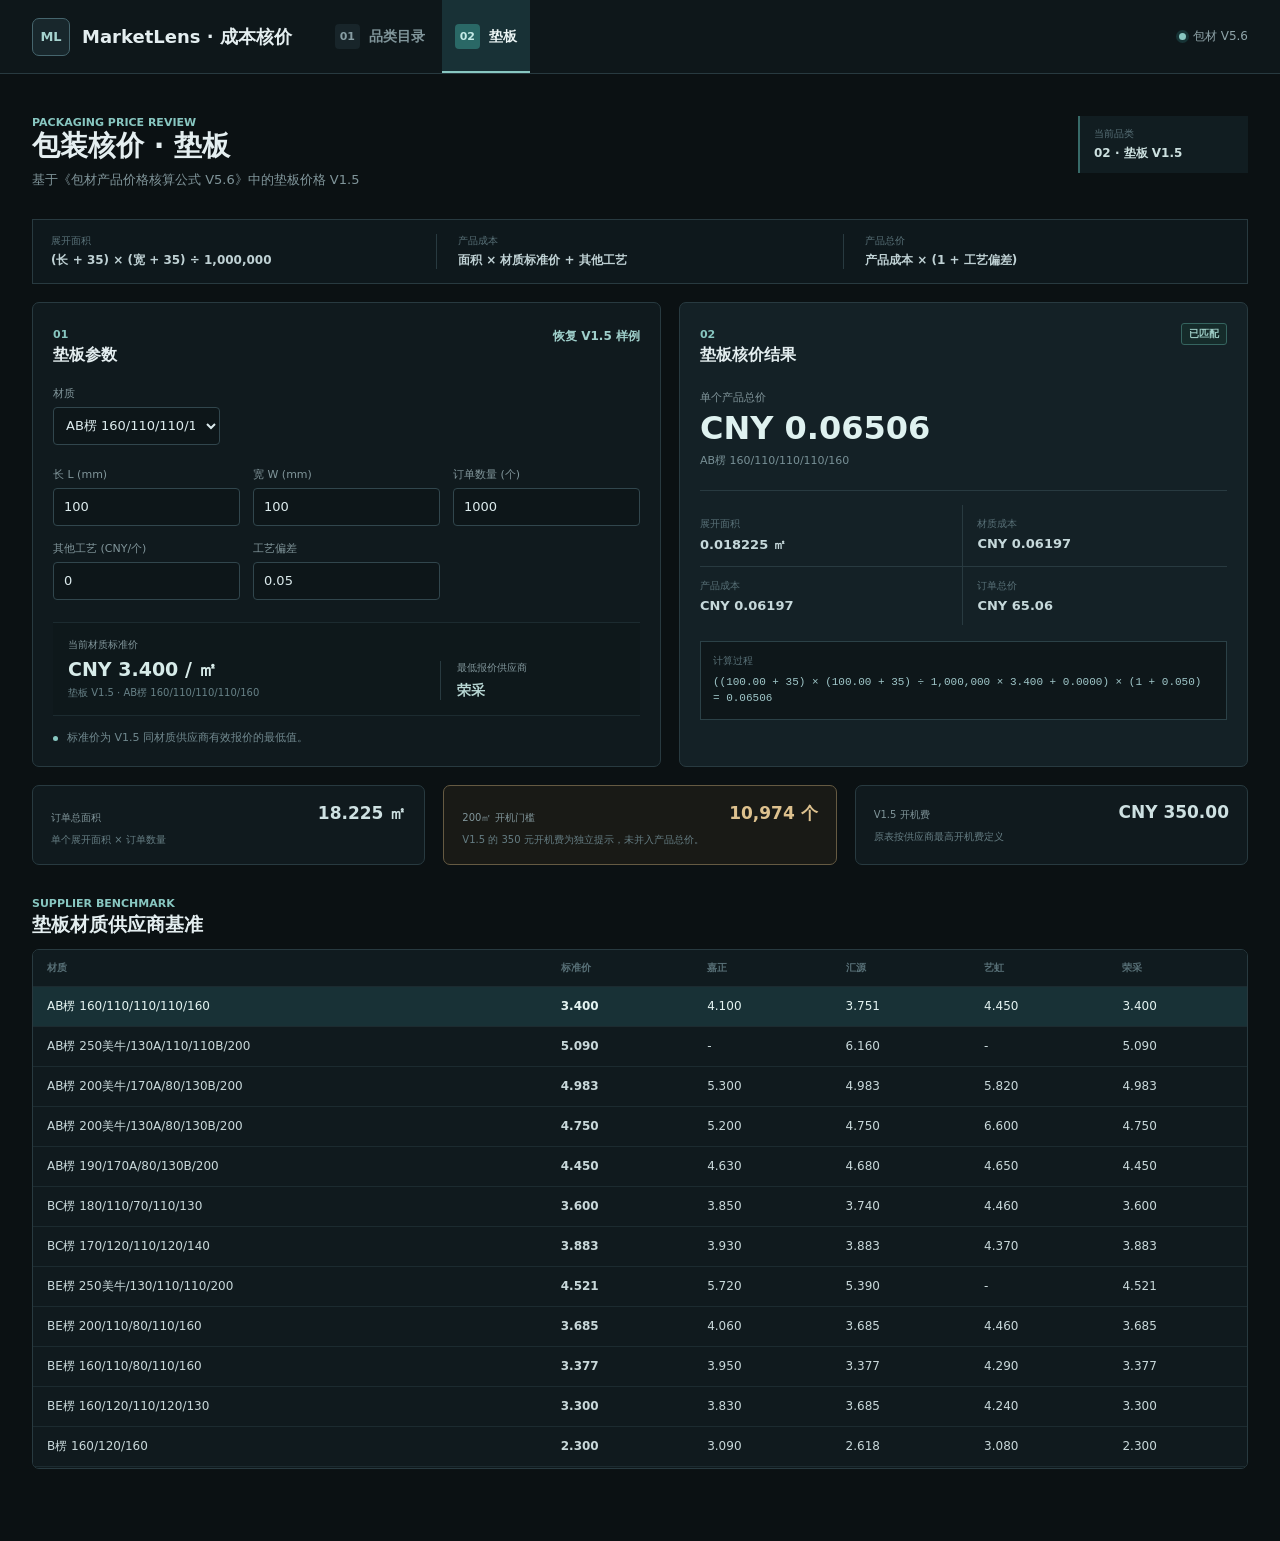
<file: outputs/price-review/pad.html>
<!doctype html>
<html lang="zh-CN">
  <head>
    <meta charset="utf-8" />
    <meta name="viewport" content="width=device-width, initial-scale=1" />
    <title>PriceWorkbench | 垫板核价</title>
    <link rel="stylesheet" href="styles.css" />
    <link rel="stylesheet" href="packaging.css" />
  </head>
  <body>
    <header class="topbar">
      <a class="brand" href="../index.html"><span class="brand-mark">ML</span><span>MarketLens · 成本核价</span></a>
      <nav class="module-nav" aria-label="核价导航">
        <a class="nav-item" href="index.html"><b>01</b><span>品类目录</span></a>
        <a class="nav-item active" href="#workspace"><b>02</b><span>垫板</span></a>
      </nav>
      <div class="version-state"><span></span>包材 V5.6</div>
    </header>
    <main id="workspace" class="shell package-shell">
      <section class="page-heading"><div><p class="eyebrow">Packaging Price Review</p><h1>包装核价 · 垫板</h1><p class="subhead">基于《包材产品价格核算公式 V5.6》中的垫板价格 V1.5</p></div><div class="audit-stamp"><span>当前品类</span><strong>02 · 垫板 V1.5</strong></div></section>
      <section class="formula-strip"><div><span>展开面积</span><strong>(长 + 35) × (宽 + 35) ÷ 1,000,000</strong></div><i></i><div><span>产品成本</span><strong>面积 × 材质标准价 + 其他工艺</strong></div><i></i><div><span>产品总价</span><strong>产品成本 × (1 + 工艺偏差)</strong></div></section>
      <section class="workspace-grid carton-workspace">
        <article class="panel input-panel"><div class="panel-heading"><div><span class="section-index">01</span><h2>垫板参数</h2></div><button class="text-button" id="resetPad" type="button">恢复 V1.5 样例</button></div>
          <form class="quote-form"><div class="field-grid carton-material-fields"><label class="field carton-material"><span>材质</span><select id="padMaterial"></select></label></div><div class="field-grid carton-dimension-fields"><label class="field"><span>长 L (mm)</span><input id="padLength" type="number" min="0.01" step="0.01" /></label><label class="field"><span>宽 W (mm)</span><input id="padWidth" type="number" min="0.01" step="0.01" /></label><label class="field"><span>订单数量 (个)</span><input id="padQuantity" type="number" min="1" step="1" /></label></div><div class="field-grid carton-cost-fields"><label class="field"><span>其他工艺 (CNY/个)</span><input id="padOther" type="number" min="0" step="0.0001" /></label><label class="field"><span>工艺偏差</span><input id="padVariance" type="number" min="0" step="0.001" /></label></div></form>
          <div class="selected-rate carton-rate"><div><span>当前材质标准价</span><strong id="padRate">-</strong><small id="padRateSource">-</small></div><div class="supplier-winner"><span>最低报价供应商</span><strong id="padSupplier">-</strong></div></div><div class="input-note"><span></span><p>标准价为 V1.5 同材质供应商有效报价的最低值。</p></div>
        </article>
        <article class="panel result-panel"><div class="panel-heading"><div><span class="section-index">02</span><h2>垫板核价结果</h2></div><span class="result-state">已匹配</span></div><div class="result-main"><span>单个产品总价</span><strong id="padTotal">CNY 0.00000</strong><small id="padDescriptor">-</small></div><div class="result-grid"><div><span>展开面积</span><strong id="padArea">0.000000 ㎡</strong></div><div><span>材质成本</span><strong id="padMaterialCost">CNY 0.00000</strong></div><div><span>产品成本</span><strong id="padProductCost">CNY 0.00000</strong></div><div><span>订单总价</span><strong id="padOrderTotal">CNY 0.00</strong></div></div><div class="calculation-trace"><span>计算过程</span><code id="padTrace">-</code></div></article>
      </section>
      <section class="threshold-grid"><article class="threshold-card"><div><span>订单总面积</span><strong id="padOrderArea">0.000 ㎡</strong></div><small>单个展开面积 × 订单数量</small></article><article class="threshold-card warning"><div><span>200㎡ 开机门槛</span><strong id="padMinimum">-</strong></div><small>V1.5 的 350 元开机费为独立提示，未并入产品总价。</small></article><article class="threshold-card"><div><span>V1.5 开机费</span><strong>CNY 350.00</strong></div><small>原表按供应商最高开机费定义</small></article></section>
      <section id="rate-library" class="section-block"><div class="section-heading"><div><p class="eyebrow">Supplier Benchmark</p><h2>垫板材质供应商基准</h2></div></div><div class="rate-table-wrap carton-table-wrap"><table class="rate-table carton-rate-table"><thead><tr><th>材质</th><th>标准价</th><th>嘉正</th><th>汇源</th><th>艺虹</th><th>荣采</th></tr></thead><tbody id="padRateRows"></tbody></table></div></section>
    </main><script src="pad.js"></script>
  </body>
</html>
</file>
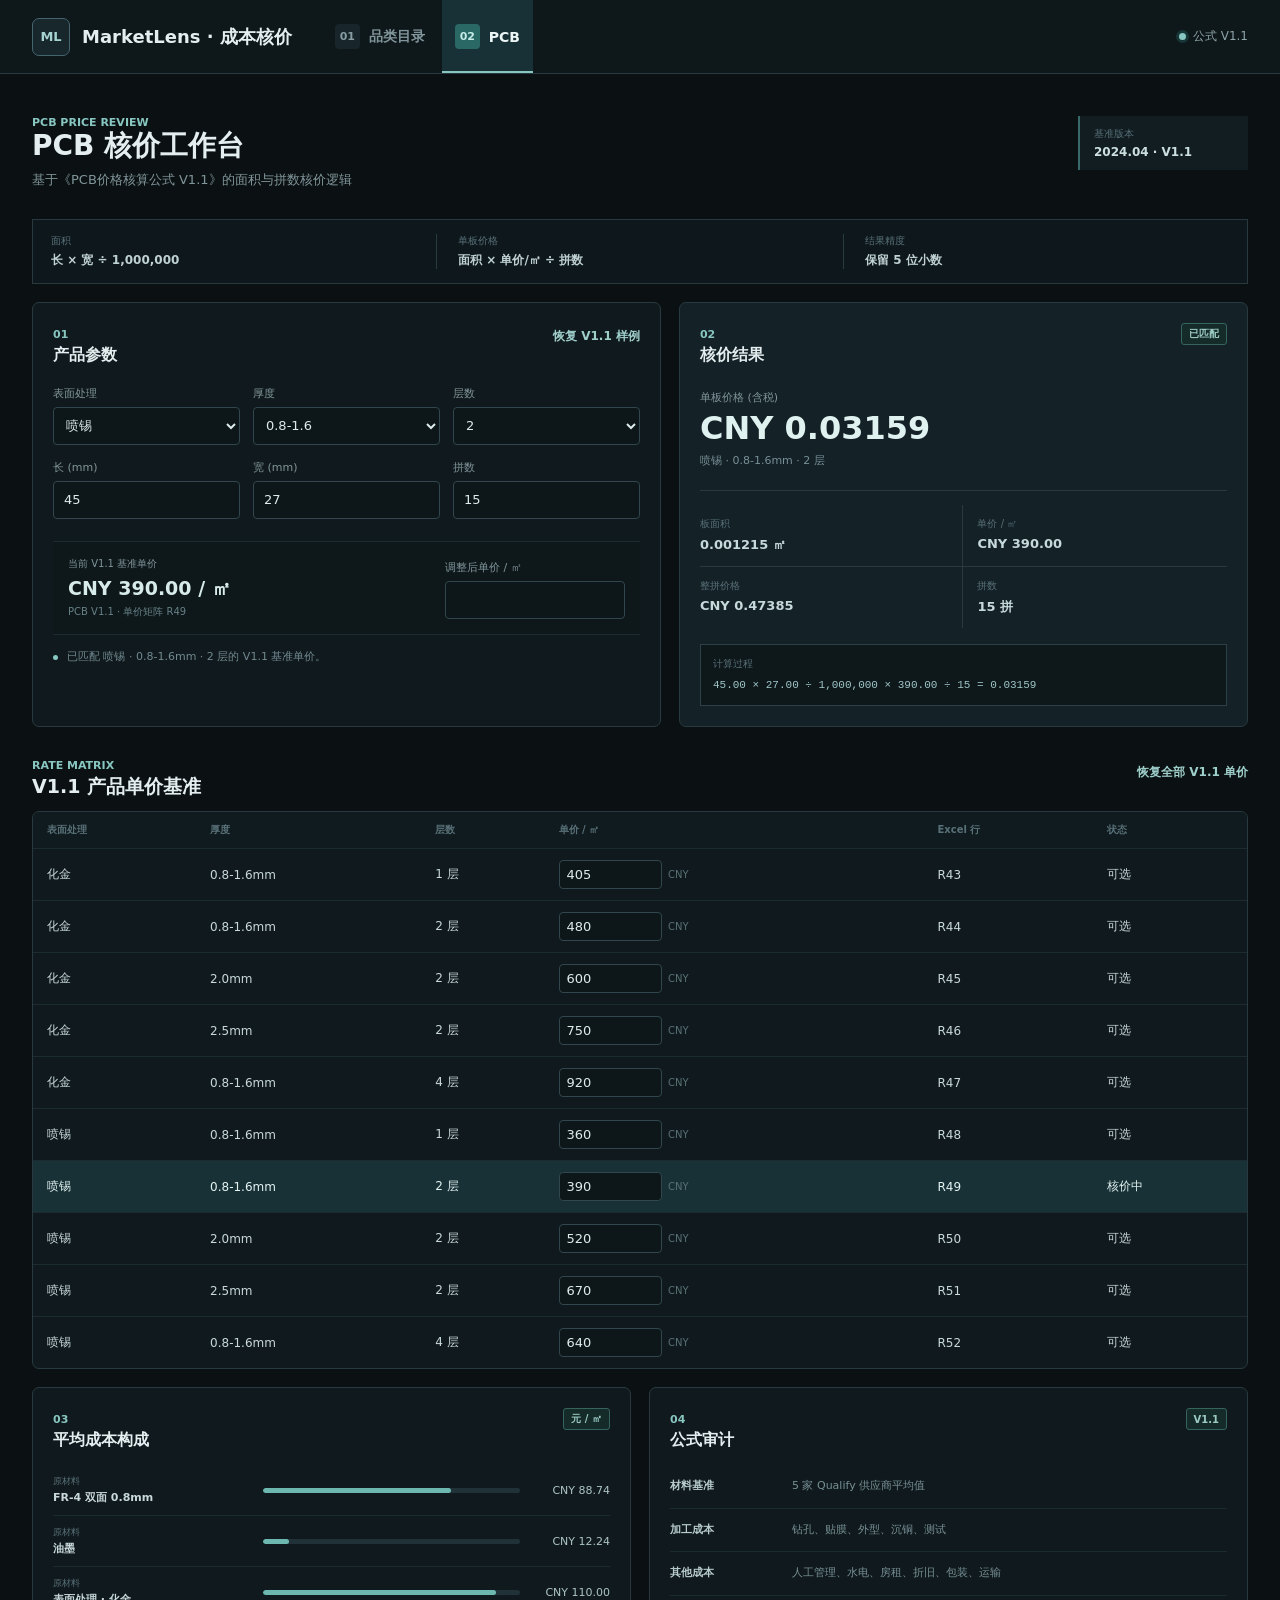
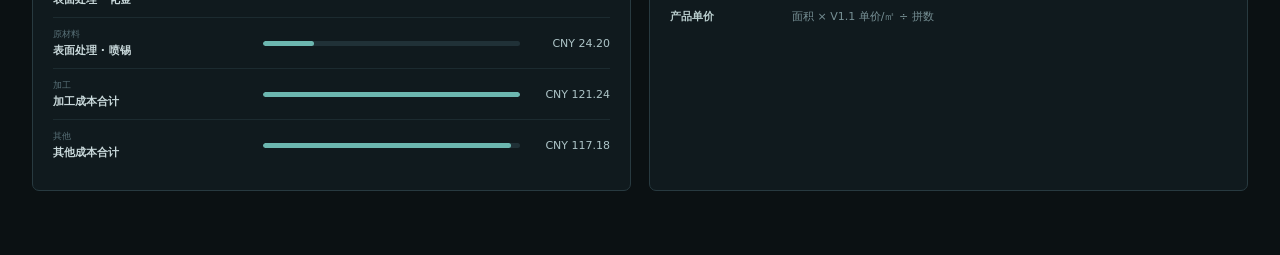
<file: outputs/price-review/pcb.html>
<!doctype html>
<html lang="zh-CN">
  <head>
    <meta charset="utf-8" />
    <meta name="viewport" content="width=device-width, initial-scale=1" />
    <meta name="description" content="PCB price review prototype based on V1.1 workbook." />
    <title>PriceWorkbench | PCB 核价</title>
    <link rel="stylesheet" href="styles.css" />
  </head>
  <body>
    <header class="topbar">
      <a class="brand" href="../index.html" aria-label="返回 MarketLens 市场看板">
        <span class="brand-mark">ML</span>
        <span>MarketLens · 成本核价</span>
      </a>
      <nav class="module-nav" aria-label="核价导航">
        <a class="nav-item" href="index.html"><b>01</b><span>品类目录</span></a>
        <a class="nav-item active" href="#workspace"><b>02</b><span>PCB</span></a>
      </nav>
      <div class="version-state"><span></span>公式 V1.1</div>
    </header>

    <main id="workspace" class="shell">
      <section class="page-heading">
        <div>
          <p class="eyebrow">PCB Price Review</p>
          <h1>PCB 核价工作台</h1>
          <p class="subhead">基于《PCB价格核算公式 V1.1》的面积与拼数核价逻辑</p>
        </div>
        <div class="audit-stamp">
          <span>基准版本</span>
          <strong>2024.04 · V1.1</strong>
        </div>
      </section>

      <section class="formula-strip" aria-label="计算公式">
        <div><span>面积</span><strong>长 × 宽 ÷ 1,000,000</strong></div>
        <i></i>
        <div><span>单板价格</span><strong>面积 × 单价/㎡ ÷ 拼数</strong></div>
        <i></i>
        <div><span>结果精度</span><strong>保留 5 位小数</strong></div>
      </section>

      <section class="workspace-grid">
        <article class="panel input-panel">
          <div class="panel-heading">
            <div><span class="section-index">01</span><h2>产品参数</h2></div>
            <button class="text-button" id="resetSample" type="button">恢复 V1.1 样例</button>
          </div>

          <form id="quoteForm" class="quote-form">
            <div class="field-grid material-fields">
              <label class="field"><span>表面处理</span><select id="surface" name="surface"></select></label>
              <label class="field"><span>厚度</span><select id="thickness" name="thickness"></select></label>
              <label class="field"><span>层数</span><select id="layers" name="layers"></select></label>
            </div>
            <div class="field-grid dimension-fields">
              <label class="field"><span>长 (mm)</span><input id="length" name="length" type="number" min="0.01" step="0.01" inputmode="decimal" /></label>
              <label class="field"><span>宽 (mm)</span><input id="width" name="width" type="number" min="0.01" step="0.01" inputmode="decimal" /></label>
              <label class="field"><span>拼数</span><input id="panelCount" name="panelCount" type="number" min="1" step="1" inputmode="numeric" /></label>
            </div>
          </form>

          <div class="selected-rate">
            <div>
              <span>当前 V1.1 基准单价</span>
              <strong id="selectedRate">-</strong>
              <small id="rateSource">-</small>
            </div>
            <label class="rate-adjust"><span>调整后单价 / ㎡</span><input id="rateOverride" type="number" min="0" step="0.01" inputmode="decimal" /></label>
          </div>

          <div class="input-note"><span></span><p id="selectionNote">选择工艺参数后自动匹配 V1.1 单价矩阵。</p></div>
        </article>

        <article class="panel result-panel">
          <div class="panel-heading">
            <div><span class="section-index">02</span><h2>核价结果</h2></div>
            <span class="result-state" id="resultState">已匹配</span>
          </div>
          <div class="result-main">
            <span>单板价格 (含税)</span>
            <strong id="boardPrice">CNY 0.00000</strong>
            <small id="resultDescriptor">-</small>
          </div>
          <div class="result-grid">
            <div><span>板面积</span><strong id="areaValue">0.000000 ㎡</strong></div>
            <div><span>单价 / ㎡</span><strong id="rateValue">CNY 0.00</strong></div>
            <div><span>整拼价格</span><strong id="panelPrice">CNY 0.00000</strong></div>
            <div><span>拼数</span><strong id="panelCountValue">0</strong></div>
          </div>
          <div class="calculation-trace"><span>计算过程</span><code id="calculationTrace">-</code></div>
        </article>
      </section>

      <section id="rate-library" class="section-block">
        <div class="section-heading">
          <div><p class="eyebrow">Rate Matrix</p><h2>V1.1 产品单价基准</h2></div>
          <button class="text-button" id="restoreRates" type="button">恢复全部 V1.1 单价</button>
        </div>
        <div class="rate-table-wrap">
          <table class="rate-table">
            <thead><tr><th>表面处理</th><th>厚度</th><th>层数</th><th>单价 / ㎡</th><th>Excel 行</th><th>状态</th></tr></thead>
            <tbody id="rateTableRows"></tbody>
          </table>
        </div>
      </section>

      <section id="cost-baseline" class="baseline-grid">
        <article class="panel baseline-panel">
          <div class="panel-heading"><div><span class="section-index">03</span><h2>平均成本构成</h2></div><span class="muted-tag">元 / ㎡</span></div>
          <div class="baseline-list" id="costRows"></div>
        </article>
        <article class="panel baseline-panel">
          <div class="panel-heading"><div><span class="section-index">04</span><h2>公式审计</h2></div><span class="muted-tag">V1.1</span></div>
          <dl class="audit-list">
            <div><dt>材料基准</dt><dd>5 家 Qualify 供应商平均值</dd></div>
            <div><dt>加工成本</dt><dd>钻孔、贴膜、外型、沉铜、测试</dd></div>
            <div><dt>其他成本</dt><dd>人工管理、水电、房租、折旧、包装、运输</dd></div>
            <div><dt>产品单价</dt><dd>面积 × V1.1 单价/㎡ ÷ 拼数</dd></div>
          </dl>
        </article>
      </section>
    </main>

    <script src="app.js"></script>
  </body>
</html>
</file>
<file: outputs/price-review/styles.css>
:root {
  color-scheme: dark;
  --bg: #0b1113;
  --surface: #101a1e;
  --surface-strong: #142126;
  --surface-selected: #193135;
  --line: #283a40;
  --line-soft: #1c2b30;
  --text: #e4eef0;
  --muted: #80959a;
  --faint: #587077;
  --teal: #88c7c1;
  --teal-dim: #376a68;
  --blue: #9bb7cf;
  --amber: #d5b176;
  --danger: #d9878d;
  font-family: "Microsoft YaHei UI", "PingFang SC", system-ui, sans-serif;
}

* { box-sizing: border-box; }
html { scroll-behavior: smooth; }
body { min-width: 320px; margin: 0; background: var(--bg); color: var(--text); }
button, input, select { font: inherit; }
button { cursor: pointer; }

.topbar { display: flex; align-items: center; gap: 30px; min-height: 74px; padding: 0 32px; border-bottom: 1px solid var(--line); background: #0e171a; }
.brand { display: inline-flex; align-items: center; gap: 12px; color: var(--text); font-size: 18px; font-weight: 750; text-decoration: none; white-space: nowrap; }
.brand-mark { display: grid; width: 38px; height: 38px; place-items: center; border: 1px solid #45656d; border-radius: 7px; color: #a5d2ce; background: #18272c; font-size: 13px; }
.module-nav { display: flex; align-self: stretch; gap: 4px; }
.nav-item { display: inline-flex; align-items: center; gap: 9px; padding: 0 13px; color: var(--muted); font-size: 14px; font-weight: 700; text-decoration: none; }
.nav-item b { display: grid; width: 25px; height: 25px; place-items: center; border-radius: 4px; color: #879da3; background: #18252a; font-size: 11px; }
.nav-item:hover { color: #d3e2e3; }
.nav-item.active { color: #edf6f6; background: #183136; box-shadow: inset 0 -2px 0 var(--teal); }
.nav-item.active b { color: #c5ebe7; background: #2a6866; }
.version-state { display: inline-flex; align-items: center; gap: 7px; margin-left: auto; color: #8fa4a9; font-size: 12px; white-space: nowrap; }
.version-state span { width: 7px; height: 7px; border-radius: 50%; background: var(--teal); box-shadow: 0 0 0 3px #173436; }

.shell { width: min(1440px, calc(100% - 64px)); margin: 0 auto; padding: 42px 0 64px; }
.page-heading, .section-heading, .panel-heading { display: flex; align-items: flex-start; justify-content: space-between; gap: 20px; }
.eyebrow, .section-index { margin: 0; color: var(--teal); font-size: 11px; font-weight: 800; text-transform: uppercase; }
h1, h2, p { margin-top: 0; }
h1 { margin-bottom: 8px; font-size: 28px; line-height: 1.2; }
h2 { margin: 3px 0 0; font-size: 16px; line-height: 1.2; }
.subhead { margin-bottom: 0; color: var(--muted); font-size: 13px; }
.audit-stamp { min-width: 170px; padding: 11px 14px; border-left: 2px solid var(--teal-dim); background: #111d21; }
.audit-stamp span, .audit-stamp strong { display: block; }
.audit-stamp span { color: var(--faint); font-size: 10px; }
.audit-stamp strong { margin-top: 4px; color: #cce0df; font-size: 12px; }

.formula-strip { display: flex; align-items: stretch; gap: 18px; margin-top: 30px; padding: 14px 18px; border: 1px solid var(--line); background: #0e181c; }
.formula-strip > div { min-width: 0; flex: 1; }
.formula-strip span, .formula-strip strong { display: block; }
.formula-strip span { color: var(--faint); font-size: 10px; }
.formula-strip strong { margin-top: 4px; color: #bfd1d4; font-size: 12px; font-weight: 650; }
.formula-strip i { width: 1px; margin: 0 3px; background: var(--line); }

.workspace-grid { display: grid; grid-template-columns: minmax(0, 1.05fr) minmax(390px, 0.95fr); gap: 18px; margin-top: 18px; }
.panel { border: 1px solid var(--line); border-radius: 7px; background: var(--surface); }
.input-panel, .result-panel, .baseline-panel { padding: 20px; }
.text-button { padding: 5px 0; border: 0; color: #9fcfcb; background: transparent; font-size: 12px; font-weight: 700; }
.text-button:hover { color: #d7f0ed; }
.field-grid { display: grid; gap: 13px; margin-top: 22px; }
.material-fields { grid-template-columns: repeat(3, minmax(0, 1fr)); }
.dimension-fields { grid-template-columns: repeat(3, minmax(0, 1fr)); margin-top: 15px; }
.field > span, .rate-adjust > span { display: block; margin-bottom: 6px; color: var(--muted); font-size: 11px; }
.field input, .field select, .rate-adjust input, .table-rate input { width: 100%; min-height: 38px; border: 1px solid #31464d; border-radius: 4px; outline: none; color: #dcebed; background: #0d1619; font-size: 13px; }
.field input, .rate-adjust input { padding: 0 10px; font-variant-numeric: tabular-nums; }
.field select { padding: 0 8px; }
.field input:focus, .field select:focus, .rate-adjust input:focus, .table-rate input:focus { border-color: #5d9996; box-shadow: 0 0 0 2px #1b3437; }
.selected-rate { display: grid; grid-template-columns: minmax(0, 1fr) 180px; gap: 16px; align-items: end; margin-top: 22px; padding: 15px; border-top: 1px solid var(--line-soft); border-bottom: 1px solid var(--line-soft); background: #0e181b; }
.selected-rate > div > span, .selected-rate strong, .selected-rate small { display: block; }
.selected-rate > div > span { color: var(--muted); font-size: 10px; }
.selected-rate strong { margin-top: 5px; color: #d7ebe9; font-size: 19px; font-variant-numeric: tabular-nums; }
.selected-rate small { margin-top: 3px; color: #678187; font-size: 10px; }
.input-note { display: flex; gap: 9px; margin-top: 14px; color: #71898f; font-size: 11px; line-height: 1.5; }
.input-note span { flex: 0 0 auto; width: 5px; height: 5px; margin-top: 6px; border-radius: 50%; background: var(--teal); }
.input-note p { margin: 0; }

.result-panel { background: var(--surface-strong); }
.result-state, .muted-tag { display: inline-flex; align-items: center; min-height: 22px; padding: 0 7px; border: 1px solid #35645f; border-radius: 3px; color: #9ccbc4; background: #152b2a; font-size: 10px; font-weight: 750; }
.result-state.warning { border-color: #755f3c; color: #ddbf82; background: #2a2418; }
.result-main { padding: 26px 0 22px; border-bottom: 1px solid var(--line); }
.result-main span, .result-main strong, .result-main small { display: block; }
.result-main span { color: var(--muted); font-size: 11px; }
.result-main strong { margin-top: 7px; color: #dff2f0; font-size: 32px; font-variant-numeric: tabular-nums; line-height: 1; }
.result-main small { margin-top: 9px; color: #789096; font-size: 11px; }
.result-grid { display: grid; grid-template-columns: repeat(2, minmax(0, 1fr)); margin-top: 14px; }
.result-grid > div { padding: 12px 0; }
.result-grid > div:nth-child(odd) { padding-right: 14px; border-right: 1px solid var(--line); }
.result-grid > div:nth-child(even) { padding-left: 14px; }
.result-grid > div:nth-child(-n + 2) { border-bottom: 1px solid var(--line); }
.result-grid span, .result-grid strong { display: block; }
.result-grid span { color: var(--faint); font-size: 10px; }
.result-grid strong { margin-top: 5px; color: #c6d9db; font-size: 13px; font-variant-numeric: tabular-nums; }
.calculation-trace { margin-top: 16px; padding: 12px; border: 1px solid #2b4147; background: #0e171a; }
.calculation-trace span, .calculation-trace code { display: block; }
.calculation-trace span { color: var(--faint); font-size: 10px; }
.calculation-trace code { margin-top: 6px; overflow-wrap: anywhere; color: #9fc6c8; font-family: Consolas, monospace; font-size: 11px; line-height: 1.5; }

.section-block { margin-top: 32px; }
.section-heading { margin-bottom: 13px; }
.section-heading h2 { font-size: 19px; }
.rate-table-wrap { overflow-x: auto; border: 1px solid var(--line); border-radius: 7px; background: var(--surface); }
.rate-table { width: 100%; min-width: 720px; border-collapse: collapse; font-size: 12px; }
.rate-table th, .rate-table td { padding: 11px 14px; border-bottom: 1px solid var(--line-soft); text-align: left; white-space: nowrap; }
.rate-table th { color: var(--faint); background: #101b1f; font-size: 10px; font-weight: 700; }
.rate-table td { color: #c8d8da; }
.rate-table tr:last-child td { border-bottom: 0; }
.rate-table tr.selected td { background: #183136; color: #e3f3f1; }
.table-rate { display: flex; align-items: center; gap: 6px; width: 130px; }
.table-rate input { min-height: 29px; padding: 0 7px; }
.table-rate em { color: var(--faint); font-size: 10px; font-style: normal; }

.baseline-grid { display: grid; grid-template-columns: repeat(2, minmax(0, 1fr)); gap: 18px; margin-top: 18px; }
.baseline-list { margin-top: 16px; }
.cost-row { display: grid; grid-template-columns: minmax(130px, 1fr) minmax(100px, 1.3fr) 78px; align-items: center; gap: 12px; padding: 10px 0; border-bottom: 1px solid var(--line-soft); }
.cost-row:last-child { border-bottom: 0; }
.cost-row span, .cost-row strong { display: block; }
.cost-row span { color: var(--faint); font-size: 9px; }
.cost-row strong { margin-top: 2px; color: #c9d9db; font-size: 11px; }
.cost-row i { display: block; height: 5px; overflow: hidden; border-radius: 3px; background: #203137; }
.cost-row i b { display: block; height: 100%; border-radius: inherit; background: #6cb7b0; }
.cost-row em { color: #adc4c7; font-size: 11px; font-style: normal; font-variant-numeric: tabular-nums; text-align: right; }
.audit-list { margin: 16px 0 0; }
.audit-list > div { display: grid; grid-template-columns: 110px minmax(0, 1fr); gap: 12px; padding: 13px 0; border-bottom: 1px solid var(--line-soft); }
.audit-list > div:last-child { border-bottom: 0; }
.audit-list dt { color: #b8cccc; font-size: 11px; font-weight: 700; }
.audit-list dd { margin: 0; color: #779095; font-size: 11px; line-height: 1.5; }
.sr-only { position: absolute; width: 1px; height: 1px; overflow: hidden; clip: rect(0, 0, 0, 0); white-space: nowrap; }

/* Cost-review category directory. */
.category-page { min-height: 100vh; background: #0b1113; }
.category-location { display: inline-flex; align-items: baseline; gap: 10px; color: var(--faint); font-size: 12px; }
.category-location b { color: #c0d3d5; font-size: 13px; }
.dashboard-link { margin-left: auto; color: #9fcfcb; font-size: 12px; font-weight: 700; text-decoration: none; }
.dashboard-link:hover { color: #d7f0ed; }
.category-shell { width: min(1180px, calc(100% - 64px)); margin: 0 auto; padding: 56px 0 72px; }
.category-heading { display: flex; align-items: end; justify-content: space-between; gap: 24px; padding-bottom: 30px; border-bottom: 1px solid var(--line); }
.category-heading h1 { margin-bottom: 9px; font-size: 34px; line-height: 1.1; }
.category-summary { display: flex; align-items: baseline; gap: 12px; min-width: 142px; padding: 12px 0 12px 16px; border-left: 2px solid var(--teal-dim); }
.category-summary span { color: var(--faint); font-size: 11px; }
.category-summary strong { color: #d8efeb; font-size: 30px; font-variant-numeric: tabular-nums; line-height: 1; }
.category-grid { display: grid; grid-template-columns: repeat(3, minmax(0, 1fr)); gap: 12px; margin-top: 24px; }
.category-card { position: relative; display: grid; grid-template-rows: auto 1fr auto; min-height: 188px; padding: 18px; overflow: hidden; border: 1px solid var(--line); border-radius: 7px; color: var(--text); background: #101a1e; text-decoration: none; transition: border-color 160ms ease, background-color 160ms ease, transform 160ms ease; }
.category-card::after { position: absolute; right: 0; bottom: 0; width: 72px; height: 2px; background: #32575a; content: ""; transition: width 160ms ease, background-color 160ms ease; }
.category-card:hover, .category-card:focus-visible { border-color: #5a8988; background: #142126; outline: none; transform: translateY(-2px); }
.category-card:hover::after, .category-card:focus-visible::after { width: 100%; background: var(--teal); }
.category-card-featured { border-color: #426c6c; background: #132124; }
.category-card-disabled { cursor: not-allowed; opacity: .58; }
.category-card-disabled:hover { border-color: var(--line); background: #101a1e; transform: none; }
.category-card-disabled:hover::after { width: 72px; background: #32575a; }
.category-index { color: #6f9093; font-family: Consolas, monospace; font-size: 11px; }
.category-card-body { align-self: center; }
.category-card-body strong, .category-card-body small { display: block; }
.category-card-body strong { color: #e2eeee; font-size: 19px; line-height: 1.25; }
.category-card-body small { margin-top: 7px; color: var(--muted); font-size: 12px; line-height: 1.5; }
.category-meta { align-self: end; color: #729397; font-size: 10px; }
.category-enter { position: absolute; right: 18px; bottom: 17px; color: #a7d6d1; font-size: 11px; font-weight: 700; }

@media (max-width: 900px) {
  .topbar { min-height: 64px; padding: 0 18px; gap: 16px; overflow-x: auto; }
  .brand { font-size: 16px; }
  .brand-mark { width: 34px; height: 34px; }
  .module-nav { gap: 0; }
  .nav-item { padding: 0 10px; font-size: 12px; }
  .version-state { display: none; }
  .shell { width: min(100% - 32px, 1440px); padding-top: 28px; }
  .workspace-grid, .baseline-grid { grid-template-columns: 1fr; }
  .category-shell { width: min(100% - 32px, 1180px); padding-top: 36px; }
  .category-grid { grid-template-columns: repeat(2, minmax(0, 1fr)); }
}

@media (max-width: 620px) {
  .topbar { justify-content: space-between; gap: 8px; }
  .brand { gap: 0; }
  .brand > span:last-child { display: none; }
  .module-nav { display: flex; flex: 1; justify-content: flex-end; }
  .nav-item { padding: 0 8px; }
  .nav-item b { display: none; }
  .page-heading, .section-heading { display: block; }
  .audit-stamp { width: max-content; margin-top: 18px; }
  .formula-strip { display: grid; grid-template-columns: 1fr; gap: 10px; }
  .formula-strip i { width: 100%; height: 1px; margin: 0; }
  .material-fields, .dimension-fields { grid-template-columns: 1fr; }
  .selected-rate { grid-template-columns: 1fr; }
  .result-main strong { font-size: 27px; }
  .baseline-panel { padding: 17px; }
  .cost-row { grid-template-columns: minmax(100px, 1fr) minmax(70px, 1fr) 64px; gap: 8px; }
  .audit-list > div { grid-template-columns: 90px minmax(0, 1fr); gap: 8px; }
  .category-location { display: none; }
  .category-heading { display: block; padding-bottom: 24px; }
  .category-heading h1 { font-size: 28px; }
  .category-summary { width: max-content; margin-top: 20px; }
  .category-grid { grid-template-columns: 1fr; gap: 10px; margin-top: 18px; }
  .category-card { min-height: 158px; }
}
</file>
<file: outputs/ui-concepts/concepts.css>
:root {
  font-family: "Segoe UI", "Microsoft YaHei", "PingFang SC", sans-serif;
  color-scheme: dark;
  --bg: #142529;
  --surface: rgba(13, 27, 31, 0.86);
  --surface-2: rgba(18, 38, 42, 0.72);
  --line: rgba(126, 184, 183, 0.22);
  --line-strong: rgba(126, 208, 199, 0.55);
  --ink: #eef8f7;
  --muted: #8da4a7;
  --dim: #5f767a;
  --active: #75d0c4;
  --active-2: #4e8fa4;
  --chart: #73cdbf;
  --amber: #d6a14b;
  --red: #d66d6d;
  --green: #72c19f;
  --radius: 5px;
}

* { box-sizing: border-box; }
html, body { min-width: 1180px; min-height: 100%; }
body { margin: 0; overflow-x: hidden; color: var(--ink); background: var(--bg); }
button, input { font: inherit; }
button { color: inherit; }

#ambientField { position: fixed; inset: 0; z-index: 0; width: 100%; height: 100%; pointer-events: none; opacity: .62; }
body::before,
body::after { position: fixed; inset: 0; z-index: 0; content: ""; pointer-events: none; }
body::before { background: linear-gradient(90deg, rgba(116, 214, 201, .035) 1px, transparent 1px), linear-gradient(rgba(116, 214, 201, .028) 1px, transparent 1px); background-size: 52px 52px; }
body::after { background: repeating-linear-gradient(0deg, rgba(255,255,255,.012) 0 1px, transparent 1px 5px); opacity: .45; }

.concept-shell { position: relative; z-index: 1; width: 100%; min-height: 100vh; padding: 24px; }
.command-bar { display: grid; grid-template-columns: auto minmax(0, 1fr) auto; align-items: center; min-height: 50px; padding: 6px 10px; border: 1px solid var(--line); border-radius: var(--radius); background: rgba(7, 16, 19, .9); box-shadow: 0 18px 48px rgba(0,0,0,.24), inset 0 1px rgba(255,255,255,.035); }
.brand { display: flex; align-items: center; gap: 9px; min-width: 136px; padding-right: 16px; color: var(--ink); text-decoration: none; }
.brand-mark { display: grid; width: 30px; height: 30px; place-items: center; border: 1px solid var(--line-strong); border-radius: 4px; background: rgba(36, 84, 88, .48); font-size: 11px; font-weight: 800; }
.brand strong { font-size: 14px; }
.primary-nav { display: flex; align-items: center; min-width: 0; gap: 3px; }
.primary-nav button { display: flex; align-items: center; gap: 7px; height: 34px; padding: 0 10px; border: 1px solid transparent; border-radius: 4px; background: transparent; color: var(--muted); font-size: 12px; font-weight: 650; white-space: nowrap; }
.primary-nav button span { color: var(--dim); font: 10px/1 Consolas, monospace; }
.primary-nav button.active { border-color: var(--line-strong); background: rgba(43, 95, 98, .4); color: var(--ink); box-shadow: inset 0 -2px var(--active); }
.primary-nav button.active span { color: var(--active); }
.agent-state { display: flex; align-items: center; gap: 9px; min-width: 176px; padding-left: 14px; border-left: 1px solid var(--line); }
.agent-state > i { width: 7px; height: 7px; border-radius: 50%; background: var(--active); box-shadow: 0 0 0 5px rgba(117,208,196,.08), 0 0 14px var(--active); animation: pulse 2.2s infinite; }
.agent-state strong, .agent-state span { display: block; }
.agent-state strong { font-size: 12px; }
.agent-state span { margin-top: 2px; color: var(--muted); font-size: 10px; }

main { display: grid; gap: 14px; padding-top: 24px; }
.hero-row { display: flex; align-items: flex-end; justify-content: space-between; gap: 28px; min-height: 92px; padding-bottom: 12px; border-bottom: 1px solid var(--line); }
.eyebrow { display: flex; align-items: center; gap: 8px; color: var(--active); font-size: 10px; font-weight: 750; letter-spacing: .06em; }
.eyebrow i { width: 4px; height: 4px; border-radius: 50%; background: currentColor; box-shadow: 0 0 8px currentColor; }
h1, h2, h3, p { margin: 0; }
.hero-copy h1 { margin-top: 8px; font-size: 29px; line-height: 1.15; letter-spacing: 0; }
.hero-copy p { margin-top: 6px; color: var(--muted); font-size: 12px; }
.control-deck { display: flex; align-items: stretch; height: 44px; padding: 4px; border: 1px solid var(--line); border-radius: var(--radius); background: rgba(7,16,19,.64); }
.clock { display: grid; min-width: 184px; align-content: center; padding: 0 12px; border-right: 1px solid var(--line); }
.clock span, .search span { color: var(--dim); font: 9px/1 Consolas, monospace; }
.clock strong { margin-top: 3px; font: 11px/1.1 Consolas, monospace; }
.search { display: flex; align-items: center; gap: 10px; width: 252px; padding: 0 12px; }
.search input { width: 100%; border: 0; outline: 0; color: var(--ink); background: transparent; font-size: 11px; }
.search input::placeholder { color: var(--dim); }
.control-deck button { margin-left: 4px; padding: 0 14px; border: 1px solid var(--line); border-radius: 4px; background: rgba(34,71,74,.32); font-size: 11px; font-weight: 750; }
.control-deck .auto { color: var(--active); }
.control-deck .refresh { border-color: var(--line-strong); background: rgba(47,104,104,.62); }

.breadth-strip { display: grid; grid-template-columns: repeat(5, 1fr); min-height: 52px; border: 1px solid var(--line); border-radius: var(--radius); background: rgba(10,24,27,.72); overflow: hidden; }
.breadth-strip > div { display: grid; grid-template-columns: 1fr auto; align-items: center; gap: 4px 12px; padding: 8px 14px; border-left: 1px solid var(--line); }
.breadth-strip > div:first-child { border-left: 3px solid var(--active); }
.breadth-strip span { grid-row: 1 / 3; color: var(--muted); font-size: 11px; }
.breadth-strip strong { font: 700 16px/1.05 Consolas, monospace; }
.breadth-strip em { color: var(--amber); font: normal 10px/1 Consolas, monospace; text-align: right; }
.up { color: var(--red) !important; }
.down { color: var(--green) !important; }
.flat { color: var(--amber) !important; }

.commodity-stream { display: grid; grid-template-columns: repeat(4, 1fr); min-height: 164px; border-top: 1px solid var(--line); border-bottom: 1px solid var(--line); background: rgba(8,20,23,.55); }
.commodity-stream article { position: relative; min-width: 0; padding: 15px 20px 12px; border-left: 1px solid var(--line); box-shadow: inset 0 2px var(--accent); }
.commodity-stream article:first-child { border-left: 0; }
.quote-head { display: flex; align-items: flex-start; justify-content: space-between; }
.quote-head span { color: var(--dim); font: 9px/1.2 Consolas, monospace; }
.quote-head h2 { margin-top: 4px; font-size: 14px; }
.quote-head button { display: grid; width: 25px; height: 25px; place-items: center; border: 1px solid var(--line); border-radius: 3px; background: rgba(255,255,255,.025); color: var(--muted); }
.quote-value { display: flex; align-items: center; gap: 9px; margin-top: 8px; }
.quote-value strong { font: 760 28px/1 Consolas, monospace; }
.quote-value em { font: normal 10px/1 Consolas, monospace; }
.commodity-stream svg { width: 100%; height: 47px; margin-top: 9px; overflow: visible; }
.commodity-stream polyline { fill: none; stroke: var(--accent); stroke-width: 2; vector-effect: non-scaling-stroke; filter: drop-shadow(0 0 5px color-mix(in srgb, var(--accent) 42%, transparent)); }

.rare-workspace { min-height: 455px; border: 1px solid var(--line); border-radius: var(--radius); background: var(--surface); box-shadow: 0 22px 46px rgba(0,0,0,.18), inset 0 1px rgba(255,255,255,.025); overflow: hidden; }
.rare-header { display: flex; align-items: center; justify-content: space-between; min-height: 76px; padding: 15px 18px; border-bottom: 1px solid var(--line); }
.rare-header h2 { margin-top: 5px; font-size: 17px; }
.source-state { min-width: 188px; padding-left: 18px; border-left: 1px solid var(--line); text-align: right; }
.source-state span, .source-state strong { display: block; }
.source-state span { color: var(--dim); font-size: 9px; }
.source-state strong { margin-top: 4px; color: var(--muted); font: 10px/1 Consolas, monospace; }
.rare-content { display: grid; grid-template-columns: 330px minmax(0, 1fr); min-height: 378px; }
.material-list { padding: 14px; border-right: 1px solid var(--line); background: rgba(8,18,21,.36); }
.material-list button { display: grid; grid-template-columns: 4px minmax(0,1fr) auto; align-items: center; width: 100%; min-height: 72px; padding: 10px 12px; border: 0; border-bottom: 1px solid var(--line); background: transparent; text-align: left; }
.material-list button > i { width: 3px; height: 38px; background: var(--item); box-shadow: 0 0 12px color-mix(in srgb, var(--item) 45%, transparent); }
.material-list button > span { padding-left: 12px; }
.material-list strong, .material-list small { display: block; }
.material-list strong { font-size: 12px; }
.material-list small { margin-top: 5px; color: var(--dim); font: 9px/1 Consolas, monospace; }
.material-list em { color: var(--green); font: normal 10px/1 Consolas, monospace; }
.material-list button.active { background: linear-gradient(90deg, rgba(71,151,144,.18), rgba(71,151,144,.04)); box-shadow: inset 2px 0 var(--active); }
.rare-detail { min-width: 0; padding: 13px 18px 9px; }
.price-line { display: flex; align-items: flex-start; justify-content: space-between; }
.price-line > div:first-child { position: relative; }
.price-line span { color: var(--dim); font: 9px/1 Consolas, monospace; }
.price-line h3 { margin-top: 8px; font-size: 13px; }
.price-line strong { display: inline-block; margin-top: 6px; font: 760 26px/1 Consolas, monospace; }
.price-line strong small { font: 600 13px/1 "Microsoft YaHei", sans-serif; }
.price-line em { margin-left: 9px; color: var(--green); font: normal 10px/1 Consolas, monospace; }
.range-tabs { display: flex; padding: 3px; border: 1px solid var(--line); border-radius: 4px; }
.range-tabs button { width: 37px; height: 27px; border: 0; border-radius: 3px; background: transparent; color: var(--muted); font-size: 10px; }
.range-tabs button.active { background: rgba(70,135,137,.55); color: var(--ink); }
.rare-stats { display: grid; grid-template-columns: repeat(4, 1fr); margin-top: 10px; border: 1px solid var(--line); }
.rare-stats > div { padding: 8px 12px; border-left: 1px solid var(--line); }
.rare-stats > div:first-child { border-left: 0; }
.rare-stats span, .rare-stats strong { display: block; }
.rare-stats span { color: var(--dim); font-size: 9px; }
.rare-stats strong { margin-top: 5px; font: 700 11px/1 Consolas, monospace; }
.chart-area { position: relative; height: 211px; margin-top: 10px; padding-left: 48px; border: 1px solid var(--line); background: rgba(5,14,17,.5); overflow: hidden; }
.axis { position: absolute; inset: 16px auto 22px 8px; display: flex; flex-direction: column; justify-content: space-between; color: var(--dim); font: 9px/1 Consolas, monospace; }
.chart-area svg { width: 100%; height: 184px; overflow: visible; }
.grid-lines line { stroke: var(--line); stroke-width: 1; vector-effect: non-scaling-stroke; }
.chart-fill { fill: url(#fill); }
.chart-line { fill: none; stroke: var(--chart); stroke-width: 2.2; vector-effect: non-scaling-stroke; filter: drop-shadow(0 0 6px rgba(115,205,191,.28)); }
.end-dot { fill: var(--ink); stroke: var(--chart); stroke-width: 2; }
.dates { position: absolute; right: 10px; bottom: 5px; left: 55px; display: flex; justify-content: space-between; color: var(--dim); font: 9px/1 Consolas, monospace; }
.rare-detail footer { display: flex; justify-content: space-between; padding-top: 7px; color: var(--dim); font-size: 9px; }
.rare-detail footer strong { color: var(--muted); font-weight: 500; }

/* Concept 1: Polar Light Curtain */
body.variant-1 { --bg: #14272b; --surface: rgba(10,28,32,.78); --surface-2: rgba(17,42,46,.7); --active: #7bd9cc; --active-2: #5a9cb1; --chart: #77d4c6; background-image: linear-gradient(180deg, #1c3438 0%, #13272b 52%, #0f2024 100%); }
body.variant-1::before { background-image: linear-gradient(90deg, transparent 0 7%, rgba(110,216,202,.05) 10%, transparent 17% 41%, rgba(78,143,164,.045) 48%, transparent 58% 77%, rgba(119,211,198,.035) 84%, transparent 91%), linear-gradient(90deg, rgba(116,214,201,.032) 1px, transparent 1px), linear-gradient(rgba(116,214,201,.024) 1px, transparent 1px); background-size: 100% 100%, 52px 52px, 52px 52px; animation: curtain 18s ease-in-out infinite alternate; }
body.variant-1 .command-bar { backdrop-filter: blur(16px); }
body.variant-1 .rare-workspace { backdrop-filter: blur(14px); }

/* Concept 2: Aviation Terminal Grid */
body.variant-2 { --bg: #171e21; --surface: rgba(18,25,28,.95); --surface-2: rgba(27,37,39,.88); --line: rgba(154,174,172,.2); --line-strong: rgba(103,194,179,.48); --active: #6ac7b5; --active-2: #507c91; --chart: #c8b56a; --radius: 2px; background: #171e21; }
body.variant-2::before { background-image: linear-gradient(90deg, rgba(126,153,150,.055) 1px, transparent 1px), linear-gradient(rgba(126,153,150,.05) 1px, transparent 1px), linear-gradient(90deg, transparent 49.9%, rgba(215,166,78,.035) 50%, transparent 50.1%); background-size: 32px 32px, 32px 32px, 100% 100%; }
body.variant-2 .concept-shell { padding: 16px 18px; }
body.variant-2 .command-bar { min-height: 46px; box-shadow: inset 0 -1px rgba(255,255,255,.025); }
body.variant-2 main { gap: 10px; padding-top: 14px; }
body.variant-2 .hero-row { min-height: 76px; padding: 6px 0 9px; }
body.variant-2 .hero-copy h1 { font-size: 25px; }
body.variant-2 .breadth-strip { min-height: 48px; }
body.variant-2 .commodity-stream { min-height: 148px; }
body.variant-2 .commodity-stream article { padding-top: 12px; }
body.variant-2 .rare-workspace { min-height: 476px; }
body.variant-2 .rare-header { min-height: 60px; padding-block: 10px; }
body.variant-2 .rare-content { grid-template-columns: 250px minmax(0, 1fr); min-height: 414px; }
body.variant-2 .material-list { padding: 0; }
body.variant-2 .material-list button { min-height: 76px; }
body.variant-2 .rare-detail { display: grid; grid-template-columns: minmax(0,1fr) 220px; grid-template-rows: auto auto 1fr auto; gap: 0 14px; }
body.variant-2 .price-line { grid-column: 1 / -1; }
body.variant-2 .rare-stats { grid-column: 2; grid-row: 2 / 4; grid-template-columns: 1fr; margin-top: 10px; align-self: stretch; }
body.variant-2 .rare-stats > div { border-left: 0; border-top: 1px solid var(--line); padding: 12px; }
body.variant-2 .rare-stats > div:first-child { border-top: 0; }
body.variant-2 .chart-area { grid-column: 1; grid-row: 2 / 4; height: 278px; }
body.variant-2 .chart-area svg { height: 245px; }
body.variant-2 .rare-detail footer { grid-column: 1 / -1; }

/* Concept 3: Abyssal Data Flow */
body.variant-3 { --bg: #10242a; --surface: rgba(9,28,34,.74); --surface-2: rgba(16,41,47,.58); --line: rgba(114,166,177,.2); --line-strong: rgba(104,184,188,.52); --active: #74cfcb; --active-2: #4b78af; --chart: #b3e2df; --amber: #d0a862; background: linear-gradient(135deg, #153239 0%, #10252c 48%, #162a35 100%); }
body.variant-3::before { background-image: repeating-linear-gradient(128deg, transparent 0 64px, rgba(108,187,190,.022) 65px, transparent 66px 132px), linear-gradient(90deg, rgba(93,149,160,.028) 1px, transparent 1px); background-size: auto, 76px 76px; animation: drift 16s linear infinite; }
body.variant-3 .command-bar { border-color: rgba(133,192,196,.2); background: rgba(6,17,21,.74); backdrop-filter: blur(18px); }
body.variant-3 .hero-row { align-items: center; min-height: 106px; padding-inline: 12px; border: 1px solid var(--line); border-radius: var(--radius); background: linear-gradient(90deg, rgba(22,65,69,.38), rgba(14,33,40,.28)); }
body.variant-3 .breadth-strip { border-right: 0; border-left: 0; background: rgba(9,23,28,.46); }
body.variant-3 .commodity-stream { gap: 8px; border: 0; background: transparent; }
body.variant-3 .commodity-stream article { border: 1px solid var(--line); border-radius: var(--radius); background: rgba(10,26,31,.58); backdrop-filter: blur(10px); }
body.variant-3 .rare-workspace { border-color: rgba(120,184,190,.26); background: linear-gradient(140deg, rgba(10,31,37,.8), rgba(13,27,36,.68)); backdrop-filter: blur(18px); }
body.variant-3 .rare-content { grid-template-columns: 285px minmax(0, 1fr); }
body.variant-3 .material-list { background: linear-gradient(180deg, rgba(33,77,80,.19), rgba(8,21,26,.2)); }
body.variant-3 .chart-area { border-right: 0; border-left: 0; background: linear-gradient(180deg, rgba(5,16,21,.38), rgba(4,14,19,.68)); }
body.variant-3 .chart-line { stroke-width: 2.6; filter: drop-shadow(0 0 9px rgba(179,226,223,.35)); }

@keyframes pulse { 0%,100% { opacity: .55; transform: scale(.9); } 50% { opacity: 1; transform: scale(1.08); } }
@keyframes curtain { from { background-position: -4% 0, 0 0, 0 0; } to { background-position: 5% 0, 52px 0, 0 52px; } }
@keyframes drift { from { background-position: 0 0, 0 0; } to { background-position: 132px 0, 76px 0; } }

@media (max-width: 1280px) {
  .primary-nav button { padding-inline: 7px; }
  .agent-state { min-width: 150px; }
  .control-deck { transform: scale(.9); transform-origin: right bottom; }
}

/* Revised concepts: each option now uses a materially different spatial model. */

/* 1. Panorama Core: dominant chart on the left, live instrument stack on the right. */
body.variant-1 #ambientField { opacity: .88; }
body.variant-1::before {
  background-image:
    linear-gradient(118deg, transparent 0 18%, rgba(113, 228, 214, .085) 29%, transparent 41%),
    linear-gradient(72deg, transparent 0 58%, rgba(73, 126, 166, .09) 72%, transparent 84%),
    linear-gradient(90deg, rgba(116,214,201,.03) 1px, transparent 1px),
    linear-gradient(rgba(116,214,201,.022) 1px, transparent 1px);
  background-size: 135% 100%, 140% 100%, 52px 52px, 52px 52px;
}
body.variant-1 main {
  grid-template-columns: minmax(0, 2.2fr) minmax(320px, .8fr);
  grid-template-rows: auto auto minmax(0, 1fr);
  grid-template-areas:
    "hero hero"
    "rare breadth"
    "rare commodities";
  gap: 12px;
}
body.variant-1 .hero-row { grid-area: hero; }
body.variant-1 .rare-workspace {
  grid-area: rare;
  min-height: 700px;
  background: linear-gradient(142deg, rgba(7, 27, 32, .9), rgba(13, 35, 40, .74));
}
body.variant-1 .breadth-strip {
  grid-area: breadth;
  grid-template-columns: 1fr;
  min-height: 242px;
}
body.variant-1 .breadth-strip > div {
  grid-template-columns: 1fr auto auto;
  padding: 8px 13px;
  border-top: 1px solid var(--line);
  border-left: 0;
}
body.variant-1 .breadth-strip > div:first-child {
  border-top: 0;
  border-left: 3px solid var(--active);
}
body.variant-1 .breadth-strip span { grid-row: auto; }
body.variant-1 .breadth-strip em { min-width: 80px; }
body.variant-1 .commodity-stream {
  grid-area: commodities;
  grid-template-columns: 1fr;
  min-height: 446px;
  border: 1px solid var(--line);
  border-radius: var(--radius);
}
body.variant-1 .commodity-stream article {
  min-height: 111px;
  padding: 12px 16px;
  border-top: 1px solid var(--line);
  border-left: 0;
  box-shadow: inset 3px 0 var(--accent);
}
body.variant-1 .commodity-stream article:first-child { border-top: 0; }
body.variant-1 .commodity-stream .quote-head { padding-right: 4px; }
body.variant-1 .commodity-stream .quote-value { margin-top: 6px; }
body.variant-1 .commodity-stream .quote-value strong { font-size: 23px; }
body.variant-1 .commodity-stream svg {
  position: absolute;
  right: 16px;
  bottom: 13px;
  width: 112px;
  height: 36px;
  margin: 0;
}
body.variant-1 .rare-content { grid-template-columns: 235px minmax(0, 1fr); min-height: 620px; }
body.variant-1 .material-list { padding: 10px; }
body.variant-1 .material-list button { min-height: 82px; }
body.variant-1 .rare-detail { padding: 18px 20px 12px; }
body.variant-1 .chart-area { height: 354px; margin-top: 16px; }
body.variant-1 .chart-area svg { height: 326px; }

/* 2. Immersive Stage: chart first, floating breadth rail, quote dock below. */
body.variant-2 {
  --chart: #80d6c8;
  background:
    linear-gradient(180deg, rgba(20, 36, 40, .96), rgba(12, 23, 28, .98)),
    #121b1f;
}
body.variant-2 #ambientField { opacity: .98; }
body.variant-2::before {
  background-image:
    repeating-linear-gradient(126deg, transparent 0 86px, rgba(124, 205, 196, .045) 87px, transparent 89px 172px),
    linear-gradient(90deg, rgba(126,153,150,.035) 1px, transparent 1px),
    linear-gradient(rgba(126,153,150,.03) 1px, transparent 1px);
  background-size: auto, 40px 40px, 40px 40px;
}
body.variant-2 .command-bar {
  width: min(1120px, calc(100% - 96px));
  margin-inline: auto;
  border-radius: 7px;
  background: rgba(6, 15, 18, .8);
  backdrop-filter: blur(18px);
  box-shadow: 0 24px 70px rgba(0,0,0,.34), inset 0 1px rgba(255,255,255,.04);
}
body.variant-2 main {
  grid-template-columns: 1fr;
  grid-template-rows: auto minmax(0, 1fr) auto auto;
  grid-template-areas: "hero" "rare" "breadth" "commodities";
  gap: 10px;
  padding-top: 10px;
}
body.variant-2 .hero-row {
  grid-area: hero;
  min-height: 76px;
  padding-inline: 12px;
  border-bottom: 0;
}
body.variant-2 .hero-copy h1 { font-size: 27px; }
body.variant-2 .rare-workspace {
  grid-area: rare;
  min-height: 566px;
  border-color: rgba(130, 207, 198, .28);
  background: linear-gradient(180deg, rgba(8, 23, 27, .72), rgba(7, 18, 23, .9));
  box-shadow: 0 28px 90px rgba(0,0,0,.28), inset 0 1px rgba(179,232,224,.035);
  backdrop-filter: blur(14px);
}
body.variant-2 .rare-header { min-height: 66px; }
body.variant-2 .rare-content {
  grid-template-columns: 1fr;
  min-height: 498px;
}
body.variant-2 .material-list {
  display: grid;
  grid-template-columns: repeat(4, 1fr);
  padding: 0;
  border-right: 0;
  border-bottom: 1px solid var(--line);
  background: rgba(10, 28, 31, .52);
}
body.variant-2 .material-list button {
  min-height: 66px;
  border-right: 1px solid var(--line);
  border-bottom: 0;
}
body.variant-2 .material-list button.active { box-shadow: inset 0 -3px var(--active); }
body.variant-2 .rare-detail {
  display: grid;
  grid-template-columns: minmax(0, 1fr) 190px;
  grid-template-rows: auto minmax(0,1fr) auto;
  gap: 10px 14px;
  padding: 14px 18px 9px;
}
body.variant-2 .price-line { grid-column: 1 / -1; }
body.variant-2 .rare-stats {
  grid-column: 2;
  grid-row: 2;
  grid-template-columns: 1fr;
  margin-top: 0;
  align-self: stretch;
}
body.variant-2 .rare-stats > div {
  display: flex;
  flex-direction: column;
  justify-content: center;
  min-height: 56px;
  border-top: 1px solid var(--line);
  border-left: 0;
}
body.variant-2 .rare-stats > div:first-child { border-top: 0; }
body.variant-2 .chart-area {
  grid-column: 1;
  grid-row: 2;
  height: 300px;
  margin-top: 0;
  border-color: rgba(120, 190, 183, .2);
  background: rgba(4, 14, 18, .42);
}
body.variant-2 .chart-area svg { height: 270px; }
body.variant-2 .rare-detail footer { grid-column: 1 / -1; }
body.variant-2 .breadth-strip {
  grid-area: breadth;
  z-index: 3;
  width: calc(100% - 64px);
  min-height: 50px;
  margin: -38px auto 0;
  border-color: rgba(126, 213, 202, .38);
  background: rgba(7, 22, 25, .94);
  box-shadow: 0 18px 42px rgba(0,0,0,.36);
  backdrop-filter: blur(18px);
}
body.variant-2 .commodity-stream {
  grid-area: commodities;
  min-height: 128px;
  border: 1px solid var(--line);
  border-radius: 5px;
  background: rgba(8, 21, 25, .72);
}
body.variant-2 .commodity-stream article { min-height: 126px; padding: 11px 17px 8px; }
body.variant-2 .commodity-stream svg { height: 33px; margin-top: 6px; }

/* 3. Asymmetric Matrix: compact intelligence deck with a 2x2 quote wall. */
body.variant-3 {
  --active: #79d3cb;
  --chart: #c0e7e4;
  background: linear-gradient(135deg, #15343b 0%, #10252c 43%, #172b38 100%);
}
body.variant-3 #ambientField { opacity: .92; }
body.variant-3::before {
  background-image:
    linear-gradient(108deg, transparent 0 46%, rgba(77, 132, 178, .075) 58%, transparent 72%),
    repeating-linear-gradient(90deg, transparent 0 71px, rgba(112,191,194,.035) 72px, transparent 73px 144px),
    linear-gradient(rgba(105,168,174,.028) 1px, transparent 1px);
  background-size: 100% 100%, auto, 56px 56px;
}
body.variant-3 main {
  grid-template-columns: repeat(12, minmax(0, 1fr));
  grid-template-rows: 126px minmax(0, 1fr);
  gap: 12px;
  padding-top: 14px;
}
body.variant-3 .hero-row {
  grid-column: 1 / 6;
  grid-row: 1;
  min-height: 126px;
  align-items: flex-start;
  padding: 17px 18px;
  border: 1px solid var(--line);
  background: linear-gradient(112deg, rgba(28, 76, 80, .46), rgba(15, 35, 43, .38));
}
body.variant-3 .hero-copy h1 { max-width: 420px; font-size: 25px; }
body.variant-3 .hero-copy p { max-width: 420px; }
body.variant-3 .control-deck {
  position: absolute;
  top: 83px;
  right: 40px;
  left: 40px;
  height: 36px;
  transform: none;
}
body.variant-3 .clock { min-width: 150px; }
body.variant-3 .search { width: min(230px, 32vw); }
body.variant-3 .breadth-strip {
  grid-column: 6 / 13;
  grid-row: 1;
  grid-template-columns: repeat(3, 1fr);
  min-height: 126px;
  align-content: stretch;
  background: rgba(8, 25, 30, .66);
  backdrop-filter: blur(12px);
}
body.variant-3 .breadth-strip > div { min-height: 62px; }
body.variant-3 .breadth-strip > div:nth-child(4),
body.variant-3 .breadth-strip > div:nth-child(5) { border-top: 1px solid var(--line); }
body.variant-3 .commodity-stream {
  grid-column: 1 / 5;
  grid-row: 2;
  display: grid;
  grid-template-columns: repeat(2, minmax(0, 1fr));
  grid-template-rows: repeat(2, minmax(0, 1fr));
  gap: 9px;
  min-height: 690px;
  border: 0;
  background: transparent;
}
body.variant-3 .commodity-stream article {
  display: flex;
  min-height: 0;
  flex-direction: column;
  justify-content: space-between;
  padding: 18px;
  border: 1px solid var(--line);
  border-radius: 6px;
  background: linear-gradient(150deg, rgba(12, 34, 40, .82), rgba(8, 24, 30, .62));
  box-shadow: inset 0 3px var(--accent), 0 14px 34px rgba(0,0,0,.14);
}
body.variant-3 .commodity-stream svg { height: 82px; }
body.variant-3 .quote-value strong { font-size: 31px; }
body.variant-3 .rare-workspace {
  grid-column: 5 / 13;
  grid-row: 2;
  min-height: 690px;
  background: linear-gradient(145deg, rgba(8, 29, 35, .86), rgba(13, 29, 39, .7));
}
body.variant-3 .rare-content { grid-template-columns: 210px minmax(0, 1fr); min-height: 610px; }
body.variant-3 .material-list { padding: 8px; }
body.variant-3 .material-list button { min-height: 88px; }
body.variant-3 .rare-detail { padding: 17px 18px 10px; }
body.variant-3 .rare-stats { grid-template-columns: repeat(2, 1fr); }
body.variant-3 .rare-stats > div:nth-child(3) { border-top: 1px solid var(--line); border-left: 0; }
body.variant-3 .rare-stats > div:nth-child(4) { border-top: 1px solid var(--line); }
body.variant-3 .chart-area { height: 350px; }
body.variant-3 .chart-area svg { height: 320px; }

/* Data-linked motion layer. */
.command-bar {
  animation: command-enter .72s cubic-bezier(.2,.8,.2,1) both;
}

.hero-row {
  animation: surface-enter .72s .08s cubic-bezier(.2,.8,.2,1) both;
}

.breadth-strip {
  animation: surface-enter .72s .14s cubic-bezier(.2,.8,.2,1) both;
}

.commodity-stream {
  animation: surface-enter .72s .2s cubic-bezier(.2,.8,.2,1) both;
}

.rare-workspace {
  position: relative;
  animation: surface-enter .82s .26s cubic-bezier(.2,.8,.2,1) both;
}

.rare-workspace::after {
  position: absolute;
  inset: 0;
  z-index: 5;
  width: 16%;
  background: linear-gradient(90deg, transparent, rgba(127, 226, 213, .07), transparent);
  content: "";
  opacity: 0;
  pointer-events: none;
  transform: translateX(-140%);
  animation: data-scan 8s 2.8s ease-in-out infinite;
}

.commodity-stream article {
  transition: border-color .32s ease, background-color .32s ease, box-shadow .32s ease, transform .32s ease;
}

.commodity-stream article.is-live {
  border-color: color-mix(in srgb, var(--accent) 58%, var(--line));
  background-color: color-mix(in srgb, var(--accent) 7%, rgba(9, 26, 31, .72));
  box-shadow: inset 0 2px var(--accent), 0 0 28px color-mix(in srgb, var(--accent) 13%, transparent);
  transform: translateY(-2px);
}

body.variant-1 .commodity-stream article.is-live {
  box-shadow: inset 3px 0 var(--accent), 0 0 24px color-mix(in srgb, var(--accent) 12%, transparent);
  transform: translateX(-3px);
}

.commodity-stream polyline {
  stroke-dasharray: 420;
  stroke-dashoffset: 420;
  animation: spark-draw 1.6s cubic-bezier(.2,.8,.2,1) forwards;
}

.commodity-stream article:nth-child(2) polyline { animation-delay: .16s; }
.commodity-stream article:nth-child(3) polyline { animation-delay: .32s; }
.commodity-stream article:nth-child(4) polyline { animation-delay: .48s; }

.chart-line {
  stroke-dasharray: 1500;
  stroke-dashoffset: 1500;
  animation: chart-draw 2.4s .5s cubic-bezier(.2,.8,.2,1) forwards;
}

.chart-fill {
  opacity: 0;
  animation: chart-fill-in 1.1s 1.5s ease forwards;
}

.end-dot {
  opacity: 0;
  animation: end-dot-in .36s 2.7s ease forwards, end-dot-pulse 2.2s 3.1s ease-in-out infinite;
}

.motion-guide {
  stroke: color-mix(in srgb, var(--chart) 45%, transparent);
  stroke-width: 1;
  stroke-dasharray: 4 5;
  vector-effect: non-scaling-stroke;
}

.motion-dot-halo {
  fill: color-mix(in srgb, var(--chart) 17%, transparent);
  stroke: color-mix(in srgb, var(--chart) 35%, transparent);
  stroke-width: 1;
}

.motion-dot {
  fill: var(--ink);
  stroke: var(--chart);
  stroke-width: 2;
  vector-effect: non-scaling-stroke;
  filter: drop-shadow(0 0 7px var(--chart));
}

.motion-tooltip {
  position: absolute;
  z-index: 4;
  min-width: 116px;
  padding: 7px 9px;
  border: 1px solid var(--line-strong);
  border-radius: 4px;
  color: var(--ink);
  background: rgba(5, 18, 22, .92);
  box-shadow: 0 12px 28px rgba(0,0,0,.28);
  font: 10px/1.45 Consolas, "Microsoft YaHei", sans-serif;
  opacity: 0;
  pointer-events: none;
  transform: translate(-50%, -125%);
  transition: opacity .24s ease;
}

.motion-tooltip.visible { opacity: 1; }
.motion-tooltip strong { display: block; color: var(--chart); font-size: 11px; }

.breadth-strip > div.value-flash strong,
.quote-value.value-flash strong,
.price-line.value-flash strong {
  animation: value-refresh .72s cubic-bezier(.2,.8,.2,1);
}

.refresh.is-loading {
  color: var(--active);
  box-shadow: inset 0 0 0 1px rgba(120, 221, 208, .28), 0 0 20px rgba(120, 221, 208, .12);
}

.refresh.is-loading::before {
  display: inline-block;
  width: 7px;
  height: 7px;
  margin-right: 7px;
  border: 1px solid currentColor;
  border-right-color: transparent;
  border-radius: 50%;
  content: "";
  animation: spin .72s linear infinite;
}

.auto.active {
  border-color: var(--line-strong);
  color: var(--active);
  box-shadow: inset 0 -2px var(--active), 0 0 18px rgba(117,208,196,.08);
}

.range-tabs button,
.material-list button,
.primary-nav button,
.quote-head button {
  transition: color .22s ease, background-color .22s ease, border-color .22s ease, box-shadow .22s ease, transform .22s ease;
}

.material-list button:hover,
.quote-head button:hover {
  border-color: var(--line-strong);
  background-color: rgba(107, 199, 189, .08);
}

.quote-head button.is-watched {
  color: var(--active);
  background: rgba(99, 190, 179, .13);
  box-shadow: 0 0 15px rgba(111, 207, 195, .12);
}

.primary-nav button:hover,
.range-tabs button:hover { color: var(--ink); transform: translateY(-1px); }

body.pointer-active::before {
  transform: translate3d(calc(var(--pointer-x, 0) * 8px), calc(var(--pointer-y, 0) * 5px), 0);
  transition: transform .18s ease-out;
}

@keyframes command-enter {
  from { opacity: 0; transform: translateY(-16px); }
  to { opacity: 1; transform: translateY(0); }
}

@keyframes surface-enter {
  from { opacity: 0; transform: translateY(18px); }
  to { opacity: 1; transform: translateY(0); }
}

@keyframes data-scan {
  0%, 12% { opacity: 0; transform: translateX(-140%); }
  22% { opacity: 1; }
  58% { opacity: .75; }
  72%, 100% { opacity: 0; transform: translateX(760%); }
}

@keyframes spark-draw { to { stroke-dashoffset: 0; } }
@keyframes chart-draw { to { stroke-dashoffset: 0; } }
@keyframes chart-fill-in { to { opacity: 1; } }
@keyframes end-dot-in { to { opacity: 1; } }
@keyframes end-dot-pulse {
  0%, 100% { r: 4px; opacity: .72; }
  50% { r: 6px; opacity: 1; }
}
@keyframes value-refresh {
  0% { opacity: .36; transform: translateY(4px); filter: blur(2px); }
  55% { color: var(--active); }
  100% { opacity: 1; transform: translateY(0); filter: blur(0); }
}
@keyframes spin { to { transform: rotate(360deg); } }

@media (prefers-reduced-motion: reduce) {
  *, *::before, *::after {
    scroll-behavior: auto !important;
    animation-duration: .01ms !important;
    animation-iteration-count: 1 !important;
    transition-duration: .01ms !important;
  }
}

/* Click-triggered interaction mode: the page stays still until the user acts. */
body.click-motion::before,
body.click-motion::after {
  animation: none !important;
  transform: none !important;
}

body.click-motion .command-bar,
body.click-motion .hero-row,
body.click-motion .breadth-strip,
body.click-motion .commodity-stream,
body.click-motion .rare-workspace {
  animation: none;
}

body.click-motion #ambientField { opacity: .32; }
body.click-motion .rare-workspace::after { display: none; }
body.click-motion .agent-state > i { animation: none; }
body.click-motion .commodity-stream article { cursor: pointer; }
body.click-motion .commodity-stream article.is-live { transform: none; }
body.click-motion .commodity-stream polyline,
body.click-motion .chart-line,
body.click-motion .chart-fill,
body.click-motion .end-dot {
  animation: none;
  opacity: 1;
  stroke-dasharray: none;
  stroke-dashoffset: 0;
}

body.click-motion .chart-line.is-redrawing {
  stroke-dasharray: 1500;
  stroke-dashoffset: 1500;
  animation: chart-draw .62s cubic-bezier(.2,.8,.2,1) forwards;
}

body.click-motion .rare-detail.switching {
  animation: click-content-in .42s cubic-bezier(.2,.8,.2,1);
}

body.click-motion .chart-area { cursor: crosshair; }
body.click-motion .motion-guide,
body.click-motion .motion-dot-halo,
body.click-motion .motion-dot { opacity: 0; }
body.click-motion .motion-guide.visible,
body.click-motion .motion-dot-halo.visible,
body.click-motion .motion-dot.visible { opacity: 1; }
body.click-motion .motion-dot-halo.clicked { animation: click-ripple .58s ease-out; }

.commodity-stream article:focus-visible,
.breadth-strip > div:focus-visible,
.chart-area:focus-visible {
  outline: 1px solid var(--active);
  outline-offset: -2px;
}

.commodity-stream article:hover,
.commodity-stream article.selected-detail,
.breadth-strip > div:hover,
.breadth-strip > div.selected-detail {
  border-color: var(--line-strong);
  background-color: rgba(107, 199, 189, .055);
}

.interaction-backdrop {
  position: fixed;
  inset: 0;
  z-index: 30;
  border: 0;
  background: rgba(2, 10, 13, .52);
  opacity: 0;
  pointer-events: none;
  transition: opacity .24s ease;
}

.data-drawer {
  position: fixed;
  top: 22px;
  right: 22px;
  bottom: 22px;
  z-index: 31;
  width: min(390px, calc(100vw - 32px));
  border: 1px solid var(--line-strong);
  border-radius: 6px;
  background: rgba(8, 23, 28, .96);
  box-shadow: -28px 0 80px rgba(0,0,0,.38), inset 0 1px rgba(255,255,255,.035);
  opacity: 0;
  transform: translateX(calc(100% + 36px));
  transition: transform .34s cubic-bezier(.2,.8,.2,1), opacity .24s ease;
  backdrop-filter: blur(18px);
}

body.drawer-open .interaction-backdrop { opacity: 1; pointer-events: auto; }
body.drawer-open .data-drawer { opacity: 1; transform: translateX(0); }

.data-drawer > header {
  display: flex;
  align-items: center;
  justify-content: space-between;
  height: 58px;
  padding: 0 16px;
  border-bottom: 1px solid var(--line);
}

.data-drawer > header span { color: var(--active); font: 10px/1 Consolas, monospace; }
.drawer-close {
  display: grid;
  width: 30px;
  height: 30px;
  place-items: center;
  border: 1px solid var(--line);
  border-radius: 4px;
  color: var(--muted);
  background: rgba(255,255,255,.025);
  font-size: 18px;
}

.drawer-close:hover { border-color: var(--line-strong); color: var(--ink); }
.drawer-body { padding: 24px 18px; }
.drawer-body h2 { font-size: 19px; }
.drawer-value { display: flex; align-items: baseline; gap: 10px; margin-top: 18px; }
.drawer-value strong { font: 760 38px/1 Consolas, monospace; }
.drawer-value em { font: normal 11px/1 Consolas, monospace; }
.drawer-chart { height: 126px; margin-top: 24px; padding: 18px 0; border-top: 1px solid var(--line); border-bottom: 1px solid var(--line); }
.drawer-chart svg { width: 100%; height: 88px; }
.drawer-chart polyline { fill: none; stroke: var(--active); stroke-width: 2; vector-effect: non-scaling-stroke; }
.drawer-body dl { margin: 22px 0 0; }
.drawer-body dl > div { display: flex; justify-content: space-between; gap: 18px; padding: 13px 0; border-bottom: 1px solid var(--line); }
.drawer-body dt { color: var(--muted); font-size: 11px; }
.drawer-body dd { margin: 0; color: var(--ink); font-size: 11px; text-align: right; }

@keyframes click-content-in {
  from { opacity: .38; transform: translateY(6px); }
  to { opacity: 1; transform: translateY(0); }
}

@keyframes click-ripple {
  0% { r: 4px; opacity: 1; }
  100% { r: 16px; opacity: 0; }
}

@media (max-width: 760px) {
  html,
  body {
    width: 100%;
    min-width: 0;
  }

  body.variant-2 .concept-shell { padding: 10px; }

  body.variant-2 .command-bar {
    grid-template-columns: auto minmax(0, 1fr);
    width: 100%;
    gap: 6px 10px;
    margin: 0;
    padding: 7px;
  }

  body.variant-2 .brand {
    min-width: 0;
    padding-right: 4px;
  }

  body.variant-2 .agent-state {
    min-width: 0;
    justify-self: end;
    padding-left: 10px;
  }

  body.variant-2 .agent-state strong { font-size: 10px; }
  body.variant-2 .agent-state span { display: none; }

  body.variant-2 .primary-nav {
    grid-column: 1 / -1;
    width: 100%;
    padding-top: 6px;
    border-top: 1px solid var(--line);
    overflow-x: auto;
    overscroll-behavior-x: contain;
    scrollbar-width: none;
  }

  body.variant-2 .primary-nav::-webkit-scrollbar,
  body.variant-2 .material-list::-webkit-scrollbar,
  body.variant-2 .breadth-strip::-webkit-scrollbar,
  body.variant-2 .commodity-stream::-webkit-scrollbar {
    display: none;
  }

  body.variant-2 .primary-nav button { flex: 0 0 auto; }

  body.variant-2 .hero-row {
    display: block;
    min-height: 0;
    padding: 12px 2px 4px;
  }

  body.variant-2 .hero-copy h1 {
    font-size: 23px;
    line-height: 1.22;
  }

  body.variant-2 .hero-copy p {
    max-width: 100%;
    line-height: 1.55;
  }

  body.variant-2 .control-deck {
    display: grid;
    grid-template-columns: minmax(0, 1fr) auto auto;
    width: 100%;
    height: auto;
    margin-top: 14px;
    transform: none;
  }

  body.variant-2 .clock {
    grid-column: 1 / -1;
    min-width: 0;
    padding: 7px 8px;
    border-right: 0;
    border-bottom: 1px solid var(--line);
  }

  body.variant-2 .search {
    width: auto;
    min-width: 0;
    padding-inline: 8px;
  }

  body.variant-2 .control-deck button {
    height: 36px;
    padding-inline: 9px;
  }

  body.variant-2 .rare-workspace { min-height: 0; }

  body.variant-2 .rare-header {
    align-items: flex-start;
    min-height: 0;
    padding: 13px 12px;
  }

  body.variant-2 .source-state {
    min-width: 112px;
    padding-left: 9px;
  }

  body.variant-2 .rare-content {
    grid-template-columns: minmax(0, 1fr);
    min-height: 0;
  }

  body.variant-2 .material-list {
    display: grid;
    grid-template-columns: none;
    grid-auto-columns: minmax(218px, 72vw);
    grid-auto-flow: column;
    width: 100%;
    overflow-x: auto;
    overscroll-behavior-x: contain;
    scrollbar-width: none;
  }

  body.variant-2 .material-list button {
    min-width: 0;
    min-height: 68px;
    border-right: 1px solid var(--line);
  }

  body.variant-2 .rare-detail {
    display: grid;
    grid-template-columns: minmax(0, 1fr);
    grid-template-rows: auto;
    gap: 10px;
    padding: 13px 11px 10px;
  }

  body.variant-2 .price-line,
  body.variant-2 .chart-area,
  body.variant-2 .rare-stats,
  body.variant-2 .rare-detail footer {
    grid-column: 1;
    grid-row: auto;
  }

  body.variant-2 .price-line { gap: 12px; }
  body.variant-2 .price-line strong { font-size: 23px; }

  body.variant-2 .chart-area {
    width: 100%;
    height: 260px;
    margin: 0;
    padding-left: 43px;
  }

  body.variant-2 .chart-area svg { height: 230px; }

  body.variant-2 .rare-stats {
    grid-template-columns: repeat(2, minmax(0, 1fr));
    margin-top: 0;
  }

  body.variant-2 .rare-stats > div {
    min-height: 66px;
    padding: 10px;
    border-top: 1px solid var(--line);
    border-left: 1px solid var(--line);
  }

  body.variant-2 .rare-stats > div:nth-child(odd) { border-left: 0; }

  body.variant-2 .rare-detail footer {
    flex-wrap: wrap;
    gap: 5px 12px;
  }

  body.variant-2 .breadth-strip {
    grid-template-columns: none;
    grid-auto-columns: minmax(176px, 54vw);
    grid-auto-flow: column;
    width: 100%;
    margin: 0;
    overflow-x: auto;
    overscroll-behavior-x: contain;
    scrollbar-width: none;
  }

  body.variant-2 .breadth-strip > div { min-height: 60px; }

  body.variant-2 .commodity-stream {
    grid-template-columns: none;
    grid-auto-columns: minmax(244px, 78vw);
    grid-auto-flow: column;
    width: 100%;
    overflow-x: auto;
    overscroll-behavior-x: contain;
    scrollbar-width: none;
  }

  body.variant-2 .commodity-stream article { min-width: 0; }

  .data-drawer {
    top: 8px;
    right: 8px;
    bottom: 8px;
    width: calc(100% - 16px);
  }
}
</file>
<file: outputs/ui-concepts/observatory.css>
/*
 * Deep Observatory treatment for concept 2.
 * All decorative motion is interaction-triggered in concepts.js.
 */

body.variant-2.deep-observatory {
  --bg: #081216;
  --surface: rgba(8, 21, 25, .94);
  --surface-2: rgba(15, 31, 35, .9);
  --line: rgba(150, 190, 185, .18);
  --line-strong: rgba(104, 224, 204, .56);
  --ink: #edf7f5;
  --muted: #8ba09f;
  --dim: #536b6d;
  --active: #70dfca;
  --active-2: #5f8fab;
  --chart: #76dac8;
  --amber: #d5ae62;
  --red: #d87878;
  --green: #72c5a6;
  --obsidian: #081216;
  --graphite: #102125;
  --brass: #d1aa61;
  --signal-blue: #699ac1;
  --signal-red: #bd6972;
  background: var(--obsidian);
  font-family: Bahnschrift, "Segoe UI", "Microsoft YaHei", sans-serif;
}

body.variant-2.deep-observatory *,
body.variant-2.deep-observatory *::before,
body.variant-2.deep-observatory *::after {
  letter-spacing: 0;
}

body.variant-2.deep-observatory::before {
  background-image:
    linear-gradient(126deg, transparent 0 13%, rgba(102, 221, 202, .065) 13.1%, transparent 13.25% 48%, rgba(209, 170, 97, .05) 48.1%, transparent 48.24%),
    linear-gradient(54deg, transparent 0 61%, rgba(105, 154, 193, .055) 61.1%, transparent 61.24%),
    linear-gradient(90deg, rgba(116, 168, 165, .025) 1px, transparent 1px),
    linear-gradient(rgba(116, 168, 165, .022) 1px, transparent 1px);
  background-size: 100% 100%, 100% 100%, 48px 48px, 48px 48px;
  opacity: 1;
}

body.variant-2.deep-observatory::after {
  background:
    repeating-linear-gradient(0deg, rgba(255, 255, 255, .009) 0 1px, transparent 1px 6px),
    linear-gradient(180deg, rgba(104, 223, 204, .018), transparent 28%, rgba(209, 170, 97, .012) 72%, transparent);
  opacity: .8;
}

body.variant-2.deep-observatory #ambientField {
  opacity: .92;
  mix-blend-mode: screen;
}

body.variant-2.deep-observatory .concept-shell {
  max-width: 1680px;
  margin-inline: auto;
}

body.variant-2.deep-observatory .command-bar {
  width: min(1240px, calc(100% - 64px));
  min-height: 54px;
  padding: 7px 12px;
  border-color: rgba(120, 217, 202, .27);
  background:
    linear-gradient(100deg, rgba(20, 45, 48, .86), rgba(5, 14, 18, .94) 28%, rgba(6, 16, 20, .96) 76%, rgba(29, 35, 34, .9)),
    #081519;
  box-shadow:
    0 24px 70px rgba(0, 0, 0, .42),
    0 0 42px rgba(85, 202, 186, .055),
    inset 0 1px rgba(214, 250, 244, .055),
    inset 0 -1px rgba(209, 170, 97, .12);
  clip-path: polygon(0 0, 98.6% 0, 100% 34%, 100% 100%, 1.4% 100%, 0 66%);
  backdrop-filter: blur(22px) saturate(118%);
}

body.variant-2.deep-observatory .brand { min-width: 148px; }

body.variant-2.deep-observatory .brand-mark {
  width: 32px;
  height: 32px;
  border: 1px solid rgba(112, 223, 202, .6);
  border-radius: 2px;
  background:
    linear-gradient(135deg, rgba(112, 223, 202, .22), transparent 52%),
    rgba(8, 26, 29, .92);
  box-shadow:
    0 0 20px rgba(112, 223, 202, .13),
    inset 0 0 14px rgba(112, 223, 202, .08);
  clip-path: polygon(15% 0, 100% 0, 100% 72%, 72% 100%, 0 100%, 0 15%);
}

body.variant-2.deep-observatory .brand strong {
  font-size: 15px;
  font-weight: 720;
}

body.variant-2.deep-observatory .primary-nav { gap: 2px; }

body.variant-2.deep-observatory .primary-nav button {
  position: relative;
  height: 36px;
  border-radius: 2px;
  overflow: hidden;
  font-size: 11px;
  transition:
    color .22s ease,
    border-color .22s ease,
    background-color .22s ease,
    box-shadow .22s ease,
    transform .22s ease;
}

body.variant-2.deep-observatory .primary-nav button::after {
  position: absolute;
  right: 10px;
  bottom: 3px;
  left: 10px;
  height: 1px;
  background: linear-gradient(90deg, transparent, currentColor, transparent);
  content: "";
  opacity: 0;
  transform: scaleX(.2);
  transition: opacity .22s ease, transform .22s ease;
}

body.variant-2.deep-observatory .primary-nav button:hover {
  color: var(--ink);
  background: rgba(100, 211, 194, .055);
}

body.variant-2.deep-observatory .primary-nav button.active {
  border-color: rgba(112, 223, 202, .44);
  background:
    linear-gradient(135deg, rgba(112, 223, 202, .17), rgba(66, 112, 119, .08)),
    rgba(10, 27, 31, .76);
  box-shadow:
    inset 0 0 18px rgba(112, 223, 202, .07),
    0 0 22px rgba(112, 223, 202, .07);
}

body.variant-2.deep-observatory .primary-nav button.active::after {
  opacity: .9;
  transform: scaleX(1);
}

body.variant-2.deep-observatory .agent-state {
  border-left-color: rgba(112, 223, 202, .16);
}

body.variant-2.deep-observatory .agent-state > i {
  border-radius: 1px;
  background: var(--active);
  box-shadow:
    0 0 0 4px rgba(112, 223, 202, .05),
    0 0 16px rgba(112, 223, 202, .52);
  transform: rotate(45deg);
}

body.variant-2.deep-observatory .hero-row {
  position: relative;
  min-height: 104px;
  padding: 16px 18px 18px;
  border: 1px solid rgba(122, 181, 177, .11);
  background:
    linear-gradient(110deg, rgba(19, 48, 50, .42), transparent 38%),
    linear-gradient(270deg, rgba(209, 170, 97, .05), transparent 28%),
    rgba(6, 18, 22, .36);
  overflow: hidden;
  clip-path: polygon(0 0, 97.8% 0, 100% 26%, 100% 100%, 0 100%);
}

body.variant-2.deep-observatory .hero-row::before {
  position: absolute;
  top: -40%;
  bottom: -40%;
  left: 42%;
  width: 1px;
  background: linear-gradient(transparent, rgba(112, 223, 202, .38), transparent);
  box-shadow:
    74px 0 rgba(112, 223, 202, .06),
    148px 0 rgba(209, 170, 97, .055),
    222px 0 rgba(112, 223, 202, .04);
  content: "";
  transform: rotate(28deg);
}

body.variant-2.deep-observatory .hero-row::after {
  position: absolute;
  right: 0;
  bottom: 0;
  left: 0;
  height: 1px;
  background: linear-gradient(90deg, var(--active), transparent 38%, rgba(209, 170, 97, .36) 72%, transparent);
  content: "";
  opacity: .65;
}

body.variant-2.deep-observatory .hero-copy,
body.variant-2.deep-observatory .control-deck {
  position: relative;
  z-index: 1;
}

body.variant-2.deep-observatory .eyebrow {
  color: #8ee7d7;
  font-size: 10px;
}

body.variant-2.deep-observatory .eyebrow i {
  border-radius: 1px;
  transform: rotate(45deg);
}

body.variant-2.deep-observatory .hero-copy h1 {
  margin-top: 10px;
  font-size: 30px;
  font-weight: 660;
  text-shadow: 0 0 28px rgba(112, 223, 202, .13);
}

body.variant-2.deep-observatory .hero-copy p { color: #829493; }

body.variant-2.deep-observatory .control-deck {
  height: 48px;
  border-color: rgba(112, 223, 202, .23);
  border-radius: 2px;
  background:
    linear-gradient(135deg, rgba(112, 223, 202, .055), transparent 46%),
    rgba(4, 14, 18, .8);
  box-shadow:
    0 16px 44px rgba(0, 0, 0, .24),
    inset 0 0 28px rgba(112, 223, 202, .025);
  clip-path: polygon(0 0, 97% 0, 100% 28%, 100% 100%, 0 100%);
}

body.variant-2.deep-observatory .control-deck button {
  position: relative;
  border-radius: 2px;
  overflow: hidden;
}

body.variant-2.deep-observatory .control-deck .auto {
  border-color: rgba(105, 154, 193, .38);
  color: #8fb9d2;
  background: rgba(38, 75, 91, .18);
}

body.variant-2.deep-observatory .control-deck .refresh {
  border-color: rgba(112, 223, 202, .42);
  background:
    linear-gradient(135deg, rgba(112, 223, 202, .2), rgba(42, 89, 89, .22)),
    rgba(10, 37, 39, .8);
  box-shadow: inset 0 0 18px rgba(112, 223, 202, .06);
}

body.variant-2.deep-observatory .rare-workspace {
  position: relative;
  isolation: isolate;
  min-height: 582px;
  border-color: rgba(117, 220, 204, .28);
  border-radius: 3px;
  background:
    linear-gradient(145deg, rgba(12, 34, 38, .88), rgba(5, 17, 21, .96) 48%, rgba(13, 24, 27, .94)),
    #081519;
  box-shadow:
    0 36px 110px rgba(0, 0, 0, .43),
    0 0 60px rgba(87, 202, 187, .045),
    inset 0 0 80px rgba(92, 202, 188, .026),
    inset 0 1px rgba(222, 255, 250, .045);
  overflow: hidden;
}

body.variant-2.deep-observatory .rare-workspace::before {
  position: absolute;
  inset: 0;
  z-index: 0;
  background:
    linear-gradient(118deg, transparent 0 16%, rgba(112, 223, 202, .038) 16.1%, transparent 16.25% 71%, rgba(209, 170, 97, .035) 71.1%, transparent 71.25%),
    linear-gradient(90deg, rgba(130, 181, 177, .02) 1px, transparent 1px),
    linear-gradient(rgba(130, 181, 177, .018) 1px, transparent 1px);
  background-size: 100% 100%, 38px 38px, 38px 38px;
  content: "";
  pointer-events: none;
}

body.variant-2.deep-observatory.click-motion .rare-workspace::after {
  display: block;
  position: absolute;
  inset: 9px;
  z-index: 0;
  width: auto;
  border: 1px solid rgba(112, 223, 202, .055);
  background: none;
  box-shadow:
    inset 12px 0 18px -18px rgba(112, 223, 202, .7),
    inset -12px 0 18px -18px rgba(209, 170, 97, .48);
  content: "";
  opacity: 1;
  transform: none;
  animation: none;
  pointer-events: none;
  clip-path: polygon(0 0, 97.8% 0, 100% 5%, 100% 100%, 2.2% 100%, 0 95%);
}

body.variant-2.deep-observatory .rare-header,
body.variant-2.deep-observatory .rare-content {
  position: relative;
  z-index: 1;
}

body.variant-2.deep-observatory .rare-header {
  min-height: 72px;
  padding: 13px 18px;
  border-bottom-color: rgba(112, 223, 202, .2);
  background:
    linear-gradient(90deg, rgba(112, 223, 202, .06), transparent 34%, rgba(209, 170, 97, .035)),
    rgba(6, 19, 23, .46);
  box-shadow: inset 0 -1px rgba(209, 170, 97, .08);
}

body.variant-2.deep-observatory .rare-header h2 {
  font-size: 18px;
  font-weight: 650;
}

body.variant-2.deep-observatory .source-state {
  border-left-color: rgba(209, 170, 97, .22);
}

body.variant-2.deep-observatory .material-list {
  grid-template-columns: repeat(var(--material-count, 4), minmax(0, 1fr));
  gap: 8px;
  padding: 9px;
  border-bottom-color: rgba(112, 223, 202, .16);
  background:
    linear-gradient(180deg, rgba(13, 39, 41, .66), rgba(5, 20, 24, .72));
}

body.variant-2.deep-observatory .material-list button {
  position: relative;
  min-height: 72px;
  padding: 10px 13px;
  border: 1px solid rgba(132, 176, 173, .14);
  background:
    linear-gradient(135deg, rgba(255, 255, 255, .018), transparent 58%),
    rgba(8, 23, 27, .58);
  overflow: hidden;
  clip-path: polygon(0 0, 94% 0, 100% 20%, 100% 100%, 0 100%);
  transition:
    color .24s ease,
    border-color .24s ease,
    background-color .24s ease,
    box-shadow .24s ease,
    transform .24s ease;
}

body.variant-2.deep-observatory .material-list button[hidden] {
  display: none;
}

body.variant-2.deep-observatory .material-list button::after {
  position: absolute;
  right: 0;
  bottom: 0;
  width: 34px;
  height: 1px;
  background: var(--item);
  box-shadow: 0 0 10px var(--item);
  content: "";
  opacity: .38;
}

body.variant-2.deep-observatory .material-list button:hover {
  border-color: rgba(112, 223, 202, .32);
  background-color: rgba(112, 223, 202, .045);
  transform: translateY(-2px);
}

body.variant-2.deep-observatory .material-list button.active {
  border-color: rgba(112, 223, 202, .48);
  background:
    linear-gradient(135deg, rgba(112, 223, 202, .15), transparent 64%),
    rgba(11, 35, 38, .84);
  box-shadow:
    inset 0 -2px var(--active),
    inset 0 0 24px rgba(112, 223, 202, .05),
    0 8px 24px rgba(0, 0, 0, .18);
}

body.variant-2.deep-observatory .material-list button > i {
  width: 3px;
  height: 42px;
  box-shadow: 0 0 18px color-mix(in srgb, var(--item) 58%, transparent);
}

body.variant-2.deep-observatory .rare-detail {
  padding: 17px 18px 11px;
}

body.variant-2.deep-observatory .price-line span {
  color: #60797b;
}

body.variant-2.deep-observatory .price-line h3 {
  color: #dce9e7;
  font-size: 14px;
  font-weight: 620;
}

body.variant-2.deep-observatory .price-line strong {
  margin-top: 8px;
  font-size: 30px;
  text-shadow: 0 0 24px rgba(112, 223, 202, .13);
}

body.variant-2.deep-observatory .range-tabs {
  border-color: rgba(112, 223, 202, .2);
  border-radius: 2px;
  background: rgba(4, 15, 19, .55);
}

body.variant-2.deep-observatory .range-tabs button {
  border-radius: 1px;
}

body.variant-2.deep-observatory .range-tabs button.active {
  border: 1px solid rgba(112, 223, 202, .38);
  background:
    linear-gradient(135deg, rgba(112, 223, 202, .2), rgba(44, 87, 91, .24));
  box-shadow:
    inset 0 0 16px rgba(112, 223, 202, .08),
    0 0 16px rgba(112, 223, 202, .06);
}

body.variant-2.deep-observatory .chart-area {
  position: relative;
  height: 314px;
  border-color: rgba(115, 197, 187, .22);
  background:
    linear-gradient(180deg, rgba(14, 38, 41, .44), rgba(3, 14, 18, .74)),
    rgba(4, 15, 19, .82);
  box-shadow:
    inset 0 0 72px rgba(71, 170, 158, .035),
    inset 0 -24px 44px rgba(0, 0, 0, .22);
  clip-path: polygon(0 0, 98.7% 0, 100% 5%, 100% 100%, 1.3% 100%, 0 95%);
}

body.variant-2.deep-observatory .chart-area::before {
  position: absolute;
  inset: 0;
  z-index: 0;
  background:
    linear-gradient(122deg, transparent 0 38%, rgba(112, 223, 202, .035) 38.1%, transparent 38.25%),
    linear-gradient(90deg, rgba(129, 177, 173, .018) 1px, transparent 1px);
  background-size: 100% 100%, 34px 100%;
  content: "";
  pointer-events: none;
}

body.variant-2.deep-observatory .chart-area::after {
  position: absolute;
  right: 14px;
  bottom: 11px;
  width: 42px;
  height: 12px;
  border-right: 1px solid rgba(209, 170, 97, .36);
  border-bottom: 1px solid rgba(209, 170, 97, .36);
  content: "";
  pointer-events: none;
}

body.variant-2.deep-observatory .chart-area svg {
  position: relative;
  z-index: 1;
}

body.variant-2.deep-observatory .chart-area .axis,
body.variant-2.deep-observatory .chart-area .dates,
body.variant-2.deep-observatory .chart-area .motion-tooltip {
  z-index: 2;
}

body.variant-2.deep-observatory .chart-area svg { height: 283px; }

body.variant-2.deep-observatory .grid-lines line {
  stroke: rgba(137, 179, 176, .14);
}

body.variant-2.deep-observatory .chart-line {
  stroke-width: 2.4;
  filter:
    drop-shadow(0 0 4px rgba(118, 218, 200, .7))
    drop-shadow(0 0 13px rgba(118, 218, 200, .18));
}

body.variant-2.deep-observatory .chart-fill { opacity: .78; }

body.variant-2.deep-observatory .end-dot {
  fill: #e8f8f5;
  stroke-width: 2;
  filter: drop-shadow(0 0 8px var(--chart));
}

body.variant-2.deep-observatory .rare-stats {
  border-color: rgba(118, 190, 181, .2);
  background:
    linear-gradient(180deg, rgba(13, 36, 39, .58), rgba(5, 18, 22, .66));
  box-shadow:
    inset 0 0 32px rgba(112, 223, 202, .025),
    0 12px 30px rgba(0, 0, 0, .16);
}

body.variant-2.deep-observatory .rare-stats > div {
  border-top-color: rgba(112, 223, 202, .13);
}

body.variant-2.deep-observatory .rare-stats > div:nth-child(2) {
  box-shadow: inset 2px 0 rgba(209, 170, 97, .18);
}

body.variant-2.deep-observatory .rare-stats > div:nth-child(3) {
  box-shadow: inset 2px 0 rgba(105, 154, 193, .18);
}

body.variant-2.deep-observatory .rare-detail footer {
  color: #536c6e;
}

body.variant-2.deep-observatory .rare-detail footer strong {
  color: #8fa7a5;
}

body.variant-2.deep-observatory .breadth-strip {
  width: calc(100% - 92px);
  min-height: 58px;
  margin-top: -41px;
  border-color: rgba(112, 223, 202, .35);
  border-radius: 2px;
  background:
    linear-gradient(100deg, rgba(22, 55, 56, .92), rgba(5, 18, 22, .97) 22%, rgba(6, 19, 23, .98) 78%, rgba(46, 41, 32, .88)),
    #08171b;
  box-shadow:
    0 22px 52px rgba(0, 0, 0, .42),
    0 0 32px rgba(112, 223, 202, .065),
    inset 0 1px rgba(225, 255, 250, .04),
    inset 0 -1px rgba(209, 170, 97, .12);
  clip-path: polygon(1.2% 0, 100% 0, 100% 72%, 98.8% 100%, 0 100%, 0 28%);
}

body.variant-2.deep-observatory .breadth-strip > div {
  border-left-color: rgba(126, 178, 173, .15);
  transition:
    background-color .22s ease,
    box-shadow .22s ease,
    transform .22s ease;
}

body.variant-2.deep-observatory .breadth-strip > div:first-child {
  border-left-color: var(--active);
}

body.variant-2.deep-observatory .breadth-strip > div:hover,
body.variant-2.deep-observatory .breadth-strip > div.selected-detail {
  background: rgba(112, 223, 202, .065);
  box-shadow: inset 0 -2px rgba(112, 223, 202, .25);
}

body.variant-2.deep-observatory .commodity-stream {
  gap: 10px;
  min-height: 142px;
  border: 0;
  background: transparent;
  overflow: visible;
}

body.variant-2.deep-observatory .commodity-stream article {
  min-height: 138px;
  border: 1px solid rgba(139, 175, 173, .16);
  background:
    linear-gradient(145deg, color-mix(in srgb, var(--accent) 7%, transparent), transparent 45%),
    linear-gradient(180deg, rgba(12, 28, 33, .9), rgba(6, 18, 23, .96));
  box-shadow:
    inset 0 2px var(--accent),
    0 14px 36px rgba(0, 0, 0, .22);
  overflow: hidden;
  clip-path: polygon(0 0, 94% 0, 100% 14%, 100% 100%, 0 100%);
}

body.variant-2.deep-observatory .commodity-stream article::before {
  position: absolute;
  top: 0;
  right: 0;
  width: 54px;
  height: 54px;
  border-top: 1px solid color-mix(in srgb, var(--accent) 58%, transparent);
  border-right: 1px solid color-mix(in srgb, var(--accent) 42%, transparent);
  content: "";
  opacity: .65;
  transform: skew(-34deg) translate(20px, -12px);
  pointer-events: none;
}

body.variant-2.deep-observatory .commodity-stream article:hover,
body.variant-2.deep-observatory .commodity-stream article.selected-detail {
  border-color: color-mix(in srgb, var(--accent) 48%, rgba(139, 175, 173, .16));
  background-color: color-mix(in srgb, var(--accent) 6%, rgba(8, 23, 27, .94));
  box-shadow:
    inset 0 2px var(--accent),
    0 18px 42px rgba(0, 0, 0, .28),
    0 0 28px color-mix(in srgb, var(--accent) 8%, transparent);
  transform: translateY(-2px);
}

body.variant-2.deep-observatory .quote-head button {
  border-color: color-mix(in srgb, var(--accent) 28%, var(--line));
  background: rgba(3, 14, 18, .7);
  clip-path: polygon(0 0, 78% 0, 100% 22%, 100% 100%, 0 100%);
}

body.variant-2.deep-observatory .quote-value strong {
  font-size: 29px;
  text-shadow: 0 0 20px color-mix(in srgb, var(--accent) 13%, transparent);
}

body.variant-2.deep-observatory .commodity-stream polyline {
  filter:
    drop-shadow(0 0 3px color-mix(in srgb, var(--accent) 68%, transparent))
    drop-shadow(0 0 10px color-mix(in srgb, var(--accent) 15%, transparent));
}

body.variant-2.deep-observatory .data-drawer {
  border-color: rgba(112, 223, 202, .42);
  border-radius: 3px;
  background:
    linear-gradient(145deg, rgba(16, 43, 45, .96), rgba(4, 17, 22, .985) 42%, rgba(15, 24, 27, .98)),
    #071418;
  box-shadow:
    -34px 0 90px rgba(0, 0, 0, .52),
    0 0 44px rgba(112, 223, 202, .08),
    inset 0 0 54px rgba(112, 223, 202, .025);
  clip-path: polygon(0 0, 94% 0, 100% 4%, 100% 100%, 5% 100%, 0 96%);
}

body.variant-2.deep-observatory .data-drawer > header {
  background: linear-gradient(90deg, rgba(112, 223, 202, .08), transparent 64%, rgba(209, 170, 97, .06));
}

body.variant-2.deep-observatory .drawer-close {
  border-radius: 2px;
  clip-path: polygon(0 0, 78% 0, 100% 22%, 100% 100%, 0 100%);
}

body.variant-2.deep-observatory .interaction-backdrop {
  background: rgba(2, 9, 12, .68);
  backdrop-filter: blur(5px);
}

.signal-burst {
  position: fixed;
  z-index: 100;
  width: 16px;
  height: 16px;
  border: 1px solid rgba(126, 238, 219, .85);
  border-radius: 50%;
  box-shadow:
    0 0 0 1px rgba(209, 170, 97, .24),
    0 0 18px rgba(112, 223, 202, .34);
  opacity: 0;
  pointer-events: none;
  transform: translate(-50%, -50%) scale(.2);
  animation: signal-burst .64s cubic-bezier(.18, .72, .24, 1);
}

.signal-burst::before,
.signal-burst::after {
  position: absolute;
  top: 50%;
  left: 50%;
  background: rgba(126, 238, 219, .58);
  content: "";
  transform: translate(-50%, -50%);
}

.signal-burst::before { width: 48px; height: 1px; }
.signal-burst::after { width: 1px; height: 48px; }

body.variant-2.deep-observatory .control-pulse {
  animation: control-pulse .58s cubic-bezier(.2, .78, .26, 1);
}

@keyframes signal-burst {
  0% { opacity: 0; transform: translate(-50%, -50%) scale(.2); }
  22% { opacity: 1; }
  100% { opacity: 0; transform: translate(-50%, -50%) scale(4.6); }
}

@keyframes control-pulse {
  0% { filter: brightness(1); }
  38% { filter: brightness(1.32); box-shadow: 0 0 0 1px rgba(112, 223, 202, .4), 0 0 28px rgba(112, 223, 202, .15); }
  100% { filter: brightness(1); }
}

@media (max-width: 760px) {
  body.variant-2.deep-observatory .concept-shell { padding: 9px; }

  body.variant-2.deep-observatory .command-bar {
    width: 100%;
    padding: 7px;
    clip-path: polygon(0 0, 96% 0, 100% 13%, 100% 100%, 0 100%);
  }

  body.variant-2.deep-observatory .hero-row {
    padding: 14px 10px 12px;
    clip-path: polygon(0 0, 95% 0, 100% 10%, 100% 100%, 0 100%);
  }

  body.variant-2.deep-observatory .hero-row::before { left: 74%; }

  body.variant-2.deep-observatory .hero-copy h1 {
    font-size: 24px;
  }

  body.variant-2.deep-observatory .control-deck {
    height: auto;
    clip-path: polygon(0 0, 96% 0, 100% 12%, 100% 100%, 0 100%);
  }

  body.variant-2.deep-observatory .rare-header {
    padding: 13px 11px;
  }

  body.variant-2.deep-observatory .material-list {
    grid-template-columns: none;
    gap: 7px;
    padding: 8px;
  }

  body.variant-2.deep-observatory .material-list button {
    min-height: 72px;
  }

  body.variant-2.deep-observatory .rare-detail {
    padding: 14px 10px 10px;
  }

  body.variant-2.deep-observatory .price-line strong {
    font-size: 25px;
  }

  body.variant-2.deep-observatory .chart-area {
    height: 266px;
  }

  body.variant-2.deep-observatory .chart-area svg {
    height: 235px;
  }

  body.variant-2.deep-observatory .breadth-strip {
    width: 100%;
    margin-top: 0;
    clip-path: polygon(2% 0, 100% 0, 100% 84%, 98% 100%, 0 100%, 0 16%);
  }

  body.variant-2.deep-observatory .commodity-stream {
    gap: 8px;
    overflow-x: auto;
  }

  body.variant-2.deep-observatory .commodity-stream article {
    min-height: 142px;
  }
}

@media (prefers-reduced-motion: reduce) {
  .signal-burst,
  body.variant-2.deep-observatory .control-pulse {
    animation-duration: .01ms !important;
  }
}

/* Data-first rare-earth layout: the chart supports the numbers instead of leading them. */
body.variant-2.deep-observatory .rare-workspace {
  min-height: 420px;
}

body.variant-2.deep-observatory .rare-content {
  min-height: 346px;
}

body.variant-2.deep-observatory .material-list button {
  min-height: 64px;
}

body.variant-2.deep-observatory .material-list button > i {
  height: 34px;
}

body.variant-2.deep-observatory .rare-detail {
  display: grid;
  grid-template-columns: minmax(220px, .78fr) minmax(310px, 1.08fr) minmax(360px, 1.45fr);
  grid-template-rows: 172px auto;
  gap: 10px 14px;
  padding: 14px 18px 10px;
}

body.variant-2.deep-observatory .price-line {
  grid-column: 1;
  grid-row: 1;
  display: flex;
  flex-direction: column;
  align-items: flex-start;
  justify-content: flex-start;
  min-width: 0;
  padding: 8px 16px 8px 12px;
  border-left: 2px solid color-mix(in srgb, var(--chart) 72%, transparent);
  background: linear-gradient(90deg, color-mix(in srgb, var(--chart) 7%, transparent), transparent 86%);
}

body.variant-2.deep-observatory .price-line > div:first-child {
  min-width: 0;
}

body.variant-2.deep-observatory .price-line strong {
  margin-top: 12px;
  font-size: 34px;
}

body.variant-2.deep-observatory .price-line em {
  display: inline-block;
  margin-top: 8px;
}

body.variant-2.deep-observatory .range-tabs {
  margin-top: auto;
}

body.variant-2.deep-observatory .rare-stats {
  grid-column: 2;
  grid-row: 1;
  grid-template-columns: repeat(2, minmax(0, 1fr));
  align-self: stretch;
  margin-top: 0;
}

body.variant-2.deep-observatory .rare-stats > div {
  display: flex;
  flex-direction: column;
  justify-content: center;
  min-height: 0;
  padding: 14px;
  border-top: 0;
  border-left: 1px solid rgba(112, 223, 202, .13);
}

body.variant-2.deep-observatory .rare-stats > div:nth-child(odd) {
  border-left: 0;
}

body.variant-2.deep-observatory .rare-stats > div:nth-child(n + 3) {
  border-top: 1px solid rgba(112, 223, 202, .13);
}

body.variant-2.deep-observatory .rare-stats strong {
  margin-top: 8px;
  font-size: 13px;
}

body.variant-2.deep-observatory .chart-area {
  grid-column: 3;
  grid-row: 1;
  width: 100%;
  height: 172px;
  margin-top: 0;
  padding-left: 44px;
  background:
    linear-gradient(180deg, rgba(14, 38, 41, .26), rgba(3, 14, 18, .52)),
    rgba(4, 15, 19, .65);
  box-shadow: inset 0 0 38px rgba(71, 170, 158, .02);
}

body.variant-2.deep-observatory .chart-area svg {
  height: 144px;
}

body.variant-2.deep-observatory .chart-area .axis {
  inset: 13px auto 22px 7px;
}

body.variant-2.deep-observatory .chart-line {
  stroke-width: 1.65;
  filter: drop-shadow(0 0 4px rgba(118, 218, 200, .28));
}

body.variant-2.deep-observatory .chart-fill {
  opacity: .24;
}

body.variant-2.deep-observatory .end-dot {
  filter: drop-shadow(0 0 5px var(--chart));
}

body.variant-2.deep-observatory .rare-detail footer {
  grid-column: 1 / -1;
  grid-row: 2;
  align-self: end;
  padding-top: 0;
}

@media (max-width: 1120px) and (min-width: 761px) {
  body.variant-2.deep-observatory .rare-detail {
    grid-template-columns: minmax(200px, .72fr) minmax(270px, 1fr) minmax(300px, 1.18fr);
  }

  body.variant-2.deep-observatory .price-line strong {
    font-size: 29px;
  }
}

@media (max-width: 760px) {
  body.variant-2.deep-observatory .rare-workspace,
  body.variant-2.deep-observatory .rare-content {
    min-height: 0;
  }

  body.variant-2.deep-observatory .rare-detail {
    grid-template-columns: minmax(0, 1fr);
    grid-template-rows: auto auto auto auto;
    gap: 10px;
    padding: 12px 10px 10px;
  }

  body.variant-2.deep-observatory .price-line {
    grid-column: 1;
    grid-row: 1;
    display: grid;
    grid-template-columns: minmax(0, 1fr) auto;
    gap: 8px;
    min-height: 130px;
    padding: 10px 10px 9px;
  }

  body.variant-2.deep-observatory .price-line strong {
    margin-top: 10px;
    font-size: 27px;
  }

  body.variant-2.deep-observatory .range-tabs {
    align-self: start;
    margin-top: 0;
  }

  body.variant-2.deep-observatory .rare-stats {
    grid-column: 1;
    grid-row: 2;
    grid-template-columns: repeat(2, minmax(0, 1fr));
  }

  body.variant-2.deep-observatory .rare-stats > div {
    min-height: 64px;
    padding: 10px;
  }

  body.variant-2.deep-observatory .chart-area {
    grid-column: 1;
    grid-row: 3;
    height: 188px;
    padding-left: 41px;
  }

  body.variant-2.deep-observatory .chart-area svg {
    height: 159px;
  }

  body.variant-2.deep-observatory .rare-detail footer {
    grid-column: 1;
    grid-row: 4;
  }
}

/* Layered instrument contrast: richer hierarchy without adding idle motion. */
body.variant-2.deep-observatory {
  background:
    linear-gradient(118deg, rgba(32, 79, 79, .12), transparent 28% 69%, rgba(105, 83, 47, .07)),
    linear-gradient(180deg, #071115 0%, #09161a 47%, #061014 100%);
}

body.variant-2.deep-observatory .command-bar {
  border-top-color: rgba(143, 240, 223, .38);
  box-shadow:
    0 24px 70px rgba(0, 0, 0, .42),
    0 0 42px rgba(85, 202, 186, .07),
    inset 0 1px rgba(214, 250, 244, .07),
    inset 0 -1px rgba(209, 170, 97, .17);
}

body.variant-2.deep-observatory .hero-row {
  background:
    linear-gradient(112deg, rgba(28, 72, 73, .5), transparent 36%),
    linear-gradient(270deg, rgba(209, 170, 97, .09), transparent 26%),
    repeating-linear-gradient(135deg, rgba(255, 255, 255, .012) 0 1px, transparent 1px 11px),
    rgba(6, 18, 22, .48);
  box-shadow:
    inset 3px 0 rgba(112, 223, 202, .38),
    inset -3px 0 rgba(209, 170, 97, .2),
    0 18px 52px rgba(0, 0, 0, .2);
}

body.variant-2.deep-observatory .rare-workspace {
  border-top-color: rgba(143, 239, 222, .5);
  box-shadow:
    0 34px 100px rgba(0, 0, 0, .46),
    -18px 0 48px rgba(83, 194, 179, .035),
    18px 0 48px rgba(209, 170, 97, .025),
    inset 0 0 80px rgba(92, 202, 188, .03),
    inset 0 1px rgba(222, 255, 250, .07);
}

body.variant-2.deep-observatory .rare-header {
  background:
    linear-gradient(90deg, rgba(112, 223, 202, .105), transparent 32%),
    linear-gradient(270deg, rgba(209, 170, 97, .075), transparent 24%),
    rgba(6, 19, 23, .58);
}

body.variant-2.deep-observatory .rare-header h2 {
  text-shadow: 0 0 20px rgba(112, 223, 202, .16);
}

body.variant-2.deep-observatory .source-state strong {
  color: #c1a66f;
}

body.variant-2.deep-observatory .material-list {
  background:
    linear-gradient(180deg, rgba(14, 43, 44, .78), rgba(5, 19, 23, .82)),
    repeating-linear-gradient(90deg, rgba(122, 185, 178, .025) 0 1px, transparent 1px 64px);
}

body.variant-2.deep-observatory .material-list button {
  border-color: color-mix(in srgb, var(--item) 20%, rgba(132, 176, 173, .14));
  background:
    linear-gradient(135deg, color-mix(in srgb, var(--item) 8%, transparent), transparent 62%),
    rgba(7, 22, 26, .7);
  box-shadow: inset 0 1px color-mix(in srgb, var(--item) 10%, transparent);
}

body.variant-2.deep-observatory .material-list button::after {
  width: 42%;
  opacity: .58;
}

body.variant-2.deep-observatory .material-list button:hover {
  border-color: color-mix(in srgb, var(--item) 48%, rgba(112, 223, 202, .26));
  background-color: color-mix(in srgb, var(--item) 7%, rgba(8, 23, 27, .86));
  box-shadow:
    inset 0 0 24px color-mix(in srgb, var(--item) 7%, transparent),
    0 10px 24px rgba(0, 0, 0, .22);
}

body.variant-2.deep-observatory .material-list button.active {
  border-color: color-mix(in srgb, var(--item) 62%, rgba(112, 223, 202, .3));
  background:
    linear-gradient(135deg, color-mix(in srgb, var(--item) 19%, transparent), transparent 66%),
    rgba(10, 32, 36, .92);
  box-shadow:
    inset 0 -2px var(--item),
    inset 0 0 28px color-mix(in srgb, var(--item) 8%, transparent),
    0 10px 28px rgba(0, 0, 0, .24);
}

body.variant-2.deep-observatory .price-line {
  position: relative;
  isolation: isolate;
  border-top: 1px solid color-mix(in srgb, var(--chart) 23%, transparent);
  border-right: 1px solid color-mix(in srgb, var(--chart) 13%, transparent);
  border-bottom: 1px solid color-mix(in srgb, var(--chart) 18%, transparent);
  background:
    linear-gradient(105deg, color-mix(in srgb, var(--chart) 12%, rgba(8, 29, 32, .72)), transparent 68%),
    repeating-linear-gradient(135deg, rgba(255, 255, 255, .013) 0 1px, transparent 1px 10px);
  box-shadow:
    inset 12px 0 34px color-mix(in srgb, var(--chart) 5%, transparent),
    0 12px 32px rgba(0, 0, 0, .16);
  clip-path: polygon(0 0, 94% 0, 100% 9%, 100% 100%, 0 100%);
}

body.variant-2.deep-observatory .price-line::before {
  position: absolute;
  top: 8px;
  right: 8px;
  width: 30px;
  height: 12px;
  border-top: 1px solid color-mix(in srgb, var(--chart) 52%, transparent);
  border-right: 1px solid color-mix(in srgb, var(--chart) 52%, transparent);
  content: "";
  pointer-events: none;
}

body.variant-2.deep-observatory .price-line::after {
  position: absolute;
  right: 14px;
  bottom: 8px;
  width: 28%;
  height: 1px;
  background: linear-gradient(90deg, transparent, color-mix(in srgb, var(--chart) 58%, transparent));
  content: "";
  pointer-events: none;
}

body.variant-2.deep-observatory .price-line strong {
  color: #f3fbfa;
  text-shadow:
    0 0 18px color-mix(in srgb, var(--chart) 24%, transparent),
    0 2px 0 rgba(0, 0, 0, .4);
}

body.variant-2.deep-observatory .rare-stats {
  border-color: rgba(132, 190, 184, .28);
  background: rgba(5, 17, 21, .74);
  box-shadow:
    inset 0 0 42px rgba(112, 223, 202, .025),
    0 12px 32px rgba(0, 0, 0, .2);
}

body.variant-2.deep-observatory .rare-stats > div {
  position: relative;
  overflow: hidden;
  background: linear-gradient(135deg, color-mix(in srgb, var(--cell-accent) 8%, transparent), transparent 72%);
}

body.variant-2.deep-observatory .rare-stats > div::after {
  position: absolute;
  top: 0;
  right: 0;
  width: 28px;
  height: 2px;
  background: var(--cell-accent);
  box-shadow: 0 0 12px color-mix(in srgb, var(--cell-accent) 58%, transparent);
  content: "";
  opacity: .72;
}

body.variant-2.deep-observatory .rare-stats > div:nth-child(1) { --cell-accent: #72c5a6; }
body.variant-2.deep-observatory .rare-stats > div:nth-child(2) { --cell-accent: #d1aa61; }
body.variant-2.deep-observatory .rare-stats > div:nth-child(3) { --cell-accent: #699ac1; }
body.variant-2.deep-observatory .rare-stats > div:nth-child(4) { --cell-accent: #bd6972; }

body.variant-2.deep-observatory .rare-stats > div:nth-child(2),
body.variant-2.deep-observatory .rare-stats > div:nth-child(3) {
  box-shadow: none;
}

body.variant-2.deep-observatory .rare-stats strong {
  color: color-mix(in srgb, var(--cell-accent) 66%, #edf7f5);
}

body.variant-2.deep-observatory .chart-area {
  border-color: rgba(105, 154, 193, .3);
  border-top-color: rgba(112, 223, 202, .38);
  background:
    linear-gradient(180deg, rgba(16, 43, 47, .36), rgba(3, 13, 17, .7)),
    repeating-linear-gradient(90deg, rgba(105, 154, 193, .018) 0 1px, transparent 1px 46px),
    rgba(4, 15, 19, .72);
  box-shadow:
    inset 0 0 42px rgba(71, 170, 158, .025),
    0 12px 32px rgba(0, 0, 0, .18);
}

body.variant-2.deep-observatory .breadth-strip > div {
  position: relative;
  background: linear-gradient(180deg, color-mix(in srgb, var(--metric-accent) 7%, transparent), transparent 70%);
}

body.variant-2.deep-observatory .breadth-strip > div::before {
  position: absolute;
  top: 0;
  left: 0;
  width: 34%;
  height: 1px;
  background: linear-gradient(90deg, var(--metric-accent), transparent);
  content: "";
  opacity: .65;
}

body.variant-2.deep-observatory .breadth-strip > div:nth-child(1) { --metric-accent: #70dfca; }
body.variant-2.deep-observatory .breadth-strip > div:nth-child(2) { --metric-accent: #699ac1; }
body.variant-2.deep-observatory .breadth-strip > div:nth-child(3) { --metric-accent: #d1aa61; }
body.variant-2.deep-observatory .breadth-strip > div:nth-child(4) { --metric-accent: #bd6972; }
body.variant-2.deep-observatory .breadth-strip > div:nth-child(5) { --metric-accent: #72c5a6; }

body.variant-2.deep-observatory .commodity-stream article {
  background:
    linear-gradient(145deg, color-mix(in srgb, var(--accent) 8%, transparent), transparent 54%),
    rgba(5, 17, 21, .82);
  transition: border-color .22s ease, box-shadow .22s ease, transform .22s ease;
}

body.variant-2.deep-observatory .commodity-stream article:hover {
  z-index: 2;
  border-color: color-mix(in srgb, var(--accent) 48%, rgba(112, 223, 202, .2));
  box-shadow:
    inset 0 2px var(--accent),
    inset 0 0 34px color-mix(in srgb, var(--accent) 6%, transparent),
    0 14px 32px rgba(0, 0, 0, .28);
  transform: translateY(-2px);
}

body.variant-2.deep-observatory button:active {
  transform: translateY(1px) scale(.985);
}

@media (max-width: 760px) {
  body.variant-2.deep-observatory .hero-row {
    box-shadow:
      inset 2px 0 rgba(112, 223, 202, .34),
      inset -2px 0 rgba(209, 170, 97, .17);
  }

  body.variant-2.deep-observatory .price-line {
    clip-path: polygon(0 0, 96% 0, 100% 8%, 100% 100%, 0 100%);
  }

  body.variant-2.deep-observatory .rare-stats > div::after {
    width: 22px;
  }
}

/* Keep market breadth near the top, before the rare-earth workspace. */
body.variant-2.deep-observatory main {
  grid-template-areas:
    "hero"
    "breadth"
    "rare"
    "commodities";
}

body.variant-2.deep-observatory .breadth-strip {
  width: 100%;
  margin: 0;
}

/* Interaction layer: visible feedback only after hover, focus, or click. */
body.variant-2.deep-observatory .primary-nav button,
body.variant-2.deep-observatory .control-deck button,
body.variant-2.deep-observatory .material-list button,
body.variant-2.deep-observatory .range-tabs button,
body.variant-2.deep-observatory .breadth-strip > div,
body.variant-2.deep-observatory .commodity-stream article,
body.variant-2.deep-observatory .quote-head button,
body.variant-2.deep-observatory .chart-area,
body.variant-2.deep-observatory .drawer-close {
  position: relative;
  overflow: hidden;
}

body.variant-2.deep-observatory .interaction-sweep {
  position: absolute;
  top: -28%;
  bottom: -28%;
  left: -42%;
  z-index: 9;
  width: 38%;
  background: linear-gradient(90deg, transparent, rgba(181, 255, 242, .34), rgba(209, 170, 97, .18), transparent);
  content: "";
  opacity: 0;
  pointer-events: none;
  transform: skewX(-18deg) translateX(-120%);
  animation: interaction-sweep .62s cubic-bezier(.18, .72, .24, 1);
}

body.variant-2.deep-observatory .breadth-strip > div {
  cursor: pointer;
  transition:
    background-color .22s ease,
    border-color .22s ease,
    box-shadow .22s ease,
    transform .22s ease;
}

body.variant-2.deep-observatory .breadth-strip > div strong,
body.variant-2.deep-observatory .commodity-stream article .quote-value strong {
  transition: color .22s ease, text-shadow .22s ease, transform .22s ease;
}

body.variant-2.deep-observatory .breadth-strip > div:hover,
body.variant-2.deep-observatory .breadth-strip > div:focus-visible {
  z-index: 2;
  border-color: color-mix(in srgb, var(--metric-accent) 58%, rgba(112, 223, 202, .22));
  background-color: color-mix(in srgb, var(--metric-accent) 8%, rgba(8, 25, 29, .82));
  box-shadow:
    inset 0 0 28px color-mix(in srgb, var(--metric-accent) 8%, transparent),
    0 9px 24px rgba(0, 0, 0, .25);
  transform: translateY(-3px);
}

body.variant-2.deep-observatory .breadth-strip > div:hover strong,
body.variant-2.deep-observatory .breadth-strip > div:focus-visible strong {
  color: color-mix(in srgb, var(--metric-accent) 56%, #f2fbfa);
  text-shadow: 0 0 16px color-mix(in srgb, var(--metric-accent) 35%, transparent);
  transform: translateY(-1px) scale(1.035);
}

body.variant-2.deep-observatory .breadth-strip > div.selected-detail {
  border-color: var(--metric-accent);
  box-shadow:
    inset 0 -2px var(--metric-accent),
    inset 0 0 32px color-mix(in srgb, var(--metric-accent) 10%, transparent),
    0 0 28px color-mix(in srgb, var(--metric-accent) 12%, transparent);
}

body.variant-2.deep-observatory .commodity-stream article:hover .quote-value strong,
body.variant-2.deep-observatory .commodity-stream article:focus-visible .quote-value strong {
  color: color-mix(in srgb, var(--accent) 62%, #f3fbfa);
  text-shadow: 0 0 18px color-mix(in srgb, var(--accent) 38%, transparent);
  transform: translateY(-1px) scale(1.035);
}

body.variant-2.deep-observatory .commodity-stream article.selected-detail {
  border-color: var(--accent);
  box-shadow:
    inset 0 2px var(--accent),
    inset 0 0 38px color-mix(in srgb, var(--accent) 9%, transparent),
    0 0 30px color-mix(in srgb, var(--accent) 12%, transparent);
}

body.variant-2.deep-observatory .material-list button:active,
body.variant-2.deep-observatory .range-tabs button:active {
  filter: brightness(1.22);
}

body.variant-2.deep-observatory .chart-area {
  transition: border-color .24s ease, box-shadow .24s ease, background-color .24s ease;
}

body.variant-2.deep-observatory .chart-area:hover,
body.variant-2.deep-observatory .chart-area:focus-visible {
  border-color: rgba(112, 223, 202, .55);
  box-shadow:
    inset 0 0 48px rgba(71, 170, 158, .045),
    0 0 28px rgba(112, 223, 202, .075);
}

body.variant-2.deep-observatory .chart-area:hover .grid-lines line,
body.variant-2.deep-observatory .chart-area:focus-visible .grid-lines line {
  stroke: rgba(137, 198, 191, .22);
}

body.variant-2.deep-observatory .chart-area:hover .chart-line,
body.variant-2.deep-observatory .chart-area:focus-visible .chart-line {
  stroke-width: 2.15;
  filter:
    drop-shadow(0 0 4px rgba(118, 218, 200, .58))
    drop-shadow(0 0 12px rgba(118, 218, 200, .15));
}

body.variant-2.deep-observatory .motion-guide {
  stroke: color-mix(in srgb, var(--chart) 72%, #edf7f5);
  stroke-width: 1.25;
  filter: drop-shadow(0 0 4px var(--chart));
}

body.variant-2.deep-observatory .motion-dot-halo {
  fill: color-mix(in srgb, var(--chart) 25%, transparent);
  stroke: color-mix(in srgb, var(--chart) 72%, #edf7f5);
  stroke-width: 1.5;
  filter: drop-shadow(0 0 8px var(--chart));
}

body.variant-2.deep-observatory .motion-tooltip {
  border-color: color-mix(in srgb, var(--chart) 72%, #d1aa61);
  border-radius: 2px;
  background:
    linear-gradient(135deg, color-mix(in srgb, var(--chart) 12%, transparent), transparent 60%),
    rgba(3, 15, 19, .97);
  box-shadow:
    0 14px 32px rgba(0, 0, 0, .42),
    0 0 22px color-mix(in srgb, var(--chart) 16%, transparent),
    inset 0 0 18px color-mix(in srgb, var(--chart) 5%, transparent);
}

@keyframes interaction-sweep {
  0% { opacity: 0; transform: skewX(-18deg) translateX(-120%); }
  18% { opacity: .9; }
  72% { opacity: .68; }
  100% { opacity: 0; transform: skewX(-18deg) translateX(430%); }
}

@media (prefers-reduced-motion: reduce) {
  body.variant-2.deep-observatory .interaction-sweep {
    animation-duration: .01ms !important;
  }
}

/* Live ambient motion: visible on page load, restrained around the data. */
body.variant-2.deep-observatory.click-motion .agent-state > i {
  animation: live-status-pulse 2s ease-in-out infinite;
}

body.variant-2.deep-observatory .hero-row::before {
  animation: hero-signal-drift 8s ease-in-out infinite alternate;
}

body.variant-2.deep-observatory .breadth-strip {
  position: relative;
  isolation: isolate;
  overflow: hidden;
}

body.variant-2.deep-observatory .breadth-strip::after {
  position: absolute;
  top: -35%;
  bottom: -35%;
  left: -24%;
  z-index: 4;
  width: 18%;
  background: linear-gradient(90deg, transparent, rgba(151, 246, 229, .06), rgba(151, 246, 229, .24), rgba(209, 170, 97, .12), transparent);
  content: "";
  opacity: 0;
  pointer-events: none;
  transform: skewX(-20deg);
  animation: breadth-live-scan 4.8s linear infinite;
}

body.variant-2.deep-observatory .breadth-strip > div {
  z-index: 1;
}

body.variant-2.deep-observatory .rare-header {
  position: relative;
  isolation: isolate;
  overflow: hidden;
}

body.variant-2.deep-observatory .rare-header::after {
  position: absolute;
  top: 0;
  bottom: 0;
  left: -20%;
  z-index: 0;
  width: 16%;
  background: linear-gradient(90deg, transparent, rgba(112, 223, 202, .16), rgba(209, 170, 97, .08), transparent);
  content: "";
  opacity: 0;
  pointer-events: none;
  transform: skewX(-18deg);
  animation: rare-header-scan 6.4s ease-in-out infinite;
}

body.variant-2.deep-observatory .rare-header > * {
  position: relative;
  z-index: 1;
}

body.variant-2.deep-observatory .rare-workspace::before {
  animation: observatory-grid-drift 16s linear infinite;
}

body.variant-2.deep-observatory .material-list button.active::before {
  position: absolute;
  top: -35%;
  bottom: -35%;
  left: -32%;
  z-index: 3;
  width: 22%;
  background: linear-gradient(90deg, transparent, color-mix(in srgb, var(--item) 26%, transparent), transparent);
  content: "";
  opacity: 0;
  pointer-events: none;
  transform: skewX(-18deg);
  animation: active-material-scan 3.8s ease-in-out infinite;
}

body.variant-2.deep-observatory.click-motion .end-dot {
  animation: live-end-dot 2.1s ease-in-out infinite;
  transform-origin: center;
}

@keyframes live-status-pulse {
  0%, 100% {
    opacity: .58;
    box-shadow: 0 0 0 3px rgba(112, 223, 202, .04), 0 0 8px rgba(112, 223, 202, .25);
    transform: rotate(45deg) scale(.82);
  }
  50% {
    opacity: 1;
    box-shadow: 0 0 0 7px rgba(112, 223, 202, .08), 0 0 22px rgba(112, 223, 202, .78);
    transform: rotate(45deg) scale(1.2);
  }
}

@keyframes hero-signal-drift {
  from { transform: translateX(-110px) rotate(28deg); opacity: .48; }
  to { transform: translateX(260px) rotate(28deg); opacity: 1; }
}

@keyframes breadth-live-scan {
  0%, 10% { left: -24%; opacity: 0; }
  18% { opacity: 1; }
  70% { opacity: .78; }
  86%, 100% { left: 112%; opacity: 0; }
}

@keyframes rare-header-scan {
  0%, 16% { left: -20%; opacity: 0; }
  26% { opacity: .9; }
  68% { opacity: .62; }
  82%, 100% { left: 112%; opacity: 0; }
}

@keyframes observatory-grid-drift {
  from { background-position: 0 0, 0 0, 0 0; }
  to { background-position: 0 0, 76px 38px, 38px 76px; }
}

@keyframes active-material-scan {
  0%, 18% { left: -32%; opacity: 0; }
  28% { opacity: .9; }
  72% { opacity: .6; }
  88%, 100% { left: 114%; opacity: 0; }
}

@keyframes live-end-dot {
  0%, 100% { r: 4px; opacity: .65; filter: drop-shadow(0 0 4px var(--chart)); }
  50% { r: 6.5px; opacity: 1; filter: drop-shadow(0 0 12px var(--chart)); }
}

@media (prefers-reduced-motion: reduce) {
  body.variant-2.deep-observatory .hero-row::before,
  body.variant-2.deep-observatory .breadth-strip::after,
  body.variant-2.deep-observatory .rare-header::after,
  body.variant-2.deep-observatory .rare-workspace::before,
  body.variant-2.deep-observatory .material-list button.active::before,
  body.variant-2.deep-observatory.click-motion .agent-state > i,
  body.variant-2.deep-observatory.click-motion .end-dot {
    animation: none !important;
  }
}

/* Electronic component cost workspace. */
body.variant-2.deep-observatory .component-lab {
  display: none;
}

body.variant-2.deep-observatory.component-mode main {
  grid-template-areas: "components";
  grid-template-rows: auto;
}

body.variant-2.deep-observatory.component-mode main > .hero-row,
body.variant-2.deep-observatory.component-mode main > .breadth-strip,
body.variant-2.deep-observatory.component-mode main > .commodity-stream,
body.variant-2.deep-observatory.component-mode main > .rare-workspace {
  display: none;
}

body.variant-2.deep-observatory.component-mode .component-lab {
  position: relative;
  display: block;
  grid-area: components;
  min-height: calc(100vh - 84px);
  overflow: hidden;
  border: 1px solid rgba(112, 223, 202, .25);
  background:
    linear-gradient(132deg, rgba(112, 223, 202, .055), transparent 28%),
    linear-gradient(308deg, rgba(209, 170, 97, .04), transparent 24%),
    rgba(4, 15, 19, .78);
  box-shadow: inset 0 0 70px rgba(66, 154, 145, .025);
  animation: component-lab-in .36s ease-out both;
}

body.variant-2.deep-observatory .component-lab::before {
  position: absolute;
  inset: 0;
  background:
    linear-gradient(90deg, rgba(112, 223, 202, .028) 1px, transparent 1px),
    linear-gradient(rgba(112, 223, 202, .024) 1px, transparent 1px);
  background-size: 42px 42px;
  content: "";
  opacity: .7;
  pointer-events: none;
  animation: component-grid-drift 18s linear infinite;
}

body.variant-2.deep-observatory .component-lab > * {
  position: relative;
  z-index: 1;
}

body.variant-2.deep-observatory .component-lab-header {
  display: flex;
  align-items: center;
  justify-content: space-between;
  min-height: 88px;
  padding: 18px 22px;
  border-bottom: 1px solid rgba(112, 223, 202, .2);
  background: linear-gradient(90deg, rgba(13, 40, 42, .72), rgba(5, 18, 22, .56) 62%, rgba(38, 35, 27, .42));
}

body.variant-2.deep-observatory .component-lab-header::after {
  position: absolute;
  right: 0;
  bottom: -1px;
  left: 0;
  height: 1px;
  background: linear-gradient(90deg, var(--active), transparent 38%, var(--brass), transparent 82%);
  content: "";
  animation: component-header-signal 3.8s ease-in-out infinite;
}

body.variant-2.deep-observatory .component-lab-header h1 {
  margin-top: 7px;
  color: var(--ink);
  font-size: 26px;
  line-height: 1.15;
}

body.variant-2.deep-observatory .component-db-state {
  display: grid;
  grid-template-columns: auto auto;
  gap: 3px 9px;
  align-items: center;
  min-width: 210px;
  padding-left: 18px;
  border-left: 1px solid rgba(112, 223, 202, .2);
}

body.variant-2.deep-observatory .component-db-state i {
  grid-row: 1 / 3;
  width: 8px;
  height: 8px;
  background: var(--active);
  box-shadow: 0 0 15px rgba(112, 223, 202, .7);
  transform: rotate(45deg);
  animation: live-status-pulse 2s ease-in-out infinite;
}

body.variant-2.deep-observatory .component-db-state span {
  color: var(--ink);
  font-size: 12px;
  font-weight: 720;
}

body.variant-2.deep-observatory .component-db-state strong {
  color: var(--muted);
  font-size: 10px;
  font-weight: 500;
}

body.variant-2.deep-observatory .component-access {
  display: flex;
  align-items: center;
  justify-content: space-between;
  gap: 18px;
  width: min(860px, calc(100% - 44px));
  margin: 18px 22px 0;
  padding: 12px 14px;
  border: 1px solid rgba(209, 170, 97, .32);
  background: linear-gradient(90deg, rgba(46, 37, 24, .58), rgba(3, 14, 18, .86));
  box-shadow: inset 3px 0 rgba(209, 170, 97, .62), 0 12px 28px rgba(0, 0, 0, .18);
}

body.variant-2.deep-observatory .component-access[hidden] {
  display: none;
}

body.variant-2.deep-observatory .component-access > div {
  display: grid;
  gap: 3px;
}

body.variant-2.deep-observatory .component-access > div > span {
  color: var(--brass);
  font: 9px/1 Consolas, monospace;
}

body.variant-2.deep-observatory .component-access > div > strong {
  color: var(--ink);
  font-size: 13px;
}

body.variant-2.deep-observatory .component-access > div > small {
  color: var(--muted);
  font-size: 10px;
}

body.variant-2.deep-observatory .component-access form {
  display: grid;
  grid-template-columns: minmax(160px, 220px) 96px;
  min-width: min(100%, 330px);
  border: 1px solid rgba(209, 170, 97, .3);
  background: rgba(2, 11, 14, .72);
}

body.variant-2.deep-observatory .component-access form[hidden] {
  display: none;
}

body.variant-2.deep-observatory .component-access label {
  display: grid;
  gap: 2px;
  padding: 7px 10px;
}

body.variant-2.deep-observatory .component-access label span {
  color: #8f9189;
  font-size: 9px;
}

body.variant-2.deep-observatory .component-access input {
  min-width: 0;
  border: 0;
  outline: 0;
  background: transparent;
  color: var(--ink);
  font: 650 13px/1.2 Consolas, monospace;
}

body.variant-2.deep-observatory .component-access button {
  border: 0;
  border-left: 1px solid rgba(209, 170, 97, .3);
  background: linear-gradient(135deg, rgba(209, 170, 97, .2), rgba(58, 45, 27, .78));
  color: #fff4de;
  font-size: 11px;
  font-weight: 760;
}

body.variant-2.deep-observatory .component-access.is-unlocked {
  border-color: rgba(112, 223, 202, .34);
  box-shadow: inset 3px 0 rgba(112, 223, 202, .7), 0 12px 28px rgba(0, 0, 0, .18);
}

body.variant-2.deep-observatory .concept-component-search {
  display: grid;
  grid-template-columns: minmax(0, 1fr) 112px;
  width: min(860px, calc(100% - 44px));
  margin: 18px 22px 0;
  border: 1px solid rgba(112, 223, 202, .28);
  background: rgba(3, 14, 18, .84);
  box-shadow: 0 12px 34px rgba(0, 0, 0, .22), inset 0 0 24px rgba(112, 223, 202, .025);
  clip-path: polygon(0 0, 98.7% 0, 100% 24%, 100% 100%, 0 100%);
}

body.variant-2.deep-observatory .concept-component-search label {
  display: grid;
  grid-template-columns: 124px minmax(0, 1fr);
  align-items: center;
  min-width: 0;
  min-height: 54px;
  padding: 0 14px;
}

body.variant-2.deep-observatory .concept-component-search label > span {
  color: #7e9291;
  font-size: 10px;
}

body.variant-2.deep-observatory .concept-component-search input {
  width: 100%;
  min-width: 0;
  border: 0;
  outline: 0;
  background: transparent;
  color: var(--ink);
  font: 650 16px/1.2 Consolas, "Microsoft YaHei", sans-serif;
}

body.variant-2.deep-observatory .concept-component-search input::placeholder {
  color: #4f6667;
}

body.variant-2.deep-observatory .concept-component-search:focus-within {
  border-color: rgba(112, 223, 202, .62);
  box-shadow: 0 12px 34px rgba(0, 0, 0, .26), 0 0 24px rgba(112, 223, 202, .08), inset 0 0 28px rgba(112, 223, 202, .035);
}

body.variant-2.deep-observatory .concept-component-search button {
  min-height: 54px;
  border: 0;
  border-left: 1px solid rgba(112, 223, 202, .3);
  background: linear-gradient(135deg, rgba(112, 223, 202, .2), rgba(22, 63, 66, .76));
  color: #eafffb;
  font-size: 12px;
  font-weight: 760;
}

body.variant-2.deep-observatory .concept-component-search button:disabled {
  cursor: wait;
  opacity: .58;
}

body.variant-2.deep-observatory .component-query-state {
  display: flex;
  align-items: center;
  gap: 10px;
  min-height: 30px;
  padding: 4px 22px;
}

body.variant-2.deep-observatory .component-query-state span {
  color: var(--active);
  font: 9px/1 Consolas, monospace;
}

body.variant-2.deep-observatory .component-query-state strong {
  color: var(--muted);
  font-size: 10px;
  font-weight: 520;
}

body.variant-2.deep-observatory .component-lab-layout {
  display: grid;
  grid-template-columns: minmax(330px, .78fr) minmax(520px, 1.42fr);
  gap: 12px;
  padding: 0 22px 22px;
}

body.variant-2.deep-observatory .component-results-pane,
body.variant-2.deep-observatory .component-detail-pane {
  min-width: 0;
  border: 1px solid rgba(123, 177, 173, .18);
  background: rgba(5, 18, 22, .82);
  box-shadow: 0 16px 38px rgba(0, 0, 0, .18);
}

body.variant-2.deep-observatory .component-results-pane > header,
body.variant-2.deep-observatory .component-detail-pane > header,
body.variant-2.deep-observatory .component-driver-section > header,
body.variant-2.deep-observatory .component-bom-section > header {
  display: flex;
  align-items: center;
  justify-content: space-between;
  min-height: 48px;
  padding: 9px 14px;
  border-bottom: 1px solid rgba(123, 177, 173, .16);
}

body.variant-2.deep-observatory .component-results-pane > header > div,
body.variant-2.deep-observatory .component-detail-pane > header > div {
  display: flex;
  align-items: center;
  gap: 9px;
}

body.variant-2.deep-observatory .component-results-pane > header span,
body.variant-2.deep-observatory .component-detail-pane > header span {
  color: var(--active);
  font: 10px/1 Consolas, monospace;
}

body.variant-2.deep-observatory .component-results-pane h2,
body.variant-2.deep-observatory .component-detail-pane h2,
body.variant-2.deep-observatory .component-driver-section h3,
body.variant-2.deep-observatory .component-bom-section h3 {
  color: var(--ink);
  font-size: 14px;
}

body.variant-2.deep-observatory .component-results-pane > header > strong,
body.variant-2.deep-observatory .component-detail-pane > header > strong,
body.variant-2.deep-observatory .component-driver-section > header > strong,
body.variant-2.deep-observatory .component-bom-section > header > strong {
  color: var(--muted);
  font-size: 9px;
  font-weight: 540;
}

body.variant-2.deep-observatory .component-result-head {
  display: grid;
  grid-template-columns: minmax(0, 1.25fr) minmax(150px, .75fr);
  gap: 12px;
  padding: 8px 13px;
  border-bottom: 1px solid rgba(123, 177, 173, .12);
  color: #587071;
  font-size: 9px;
}

body.variant-2.deep-observatory .component-result-head span:last-child {
  text-align: right;
}

body.variant-2.deep-observatory .component-result-list {
  min-height: 420px;
  max-height: 590px;
  overflow-y: auto;
}

body.variant-2.deep-observatory .component-result-row {
  position: relative;
  display: grid;
  grid-template-columns: minmax(0, 1.25fr) minmax(150px, .75fr);
  gap: 12px;
  width: 100%;
  min-height: 108px;
  padding: 14px 13px;
  overflow: hidden;
  border: 0;
  border-bottom: 1px solid rgba(123, 177, 173, .12);
  background: transparent;
  color: var(--ink);
  text-align: left;
  transition: background-color .2s ease, box-shadow .2s ease;
}

body.variant-2.deep-observatory .component-result-row::before {
  position: absolute;
  top: 0;
  bottom: 0;
  left: 0;
  width: 2px;
  background: var(--active);
  content: "";
  opacity: 0;
  box-shadow: 0 0 14px rgba(112, 223, 202, .7);
}

body.variant-2.deep-observatory .component-result-row:hover,
body.variant-2.deep-observatory .component-result-row.active {
  background: linear-gradient(90deg, rgba(112, 223, 202, .08), rgba(112, 223, 202, .018) 58%, transparent);
  box-shadow: inset 0 0 28px rgba(112, 223, 202, .025);
}

body.variant-2.deep-observatory .component-result-row.active::before {
  opacity: 1;
}

body.variant-2.deep-observatory .component-result-main,
body.variant-2.deep-observatory .component-result-price {
  display: flex;
  min-width: 0;
  flex-direction: column;
}

body.variant-2.deep-observatory .component-result-main > span {
  display: flex;
  min-width: 0;
  align-items: baseline;
  gap: 8px;
}

body.variant-2.deep-observatory .component-result-main strong {
  overflow-wrap: anywhere;
  font: 700 14px/1.2 Consolas, "Microsoft YaHei", sans-serif;
}

body.variant-2.deep-observatory .component-result-main em {
  color: var(--dim);
  font: normal 9px/1 Consolas, monospace;
  overflow-wrap: anywhere;
}

body.variant-2.deep-observatory .component-result-main small {
  margin-top: 11px;
  color: var(--muted);
  font-size: 10px;
  line-height: 1.55;
  overflow-wrap: anywhere;
}

body.variant-2.deep-observatory .component-result-price {
  align-items: flex-end;
  text-align: right;
}

body.variant-2.deep-observatory .component-source-badge {
  display: inline-flex;
  align-items: center;
  min-height: 20px;
  padding: 0 7px;
  border: 1px solid;
  border-radius: 2px;
  font-size: 9px;
  font-style: normal;
}

body.variant-2.deep-observatory .component-source-badge.internal {
  border-color: rgba(112, 223, 202, .34);
  background: rgba(112, 223, 202, .08);
  color: #8be4d5;
}

body.variant-2.deep-observatory .component-source-badge.external {
  border-color: rgba(209, 170, 97, .36);
  background: rgba(209, 170, 97, .08);
  color: #d9b875;
}

body.variant-2.deep-observatory .component-result-price > strong {
  margin-top: 8px;
  color: #f2fbfa;
  font: 720 16px/1 Consolas, monospace;
}

body.variant-2.deep-observatory .component-result-price > small {
  max-width: 180px;
  margin-top: 8px;
  color: var(--dim);
  font-size: 9px;
  line-height: 1.35;
  overflow-wrap: anywhere;
}

body.variant-2.deep-observatory .component-empty {
  display: grid;
  min-height: 220px;
  place-items: center;
  color: var(--dim);
  font-size: 11px;
}

body.variant-2.deep-observatory .component-empty.compact {
  min-height: 80px;
}

body.variant-2.deep-observatory .component-detail {
  min-height: 478px;
}

body.variant-2.deep-observatory .component-identity {
  display: grid;
  grid-template-columns: minmax(0, 1fr) minmax(176px, auto);
  gap: 18px;
  padding: 18px;
  border-bottom: 1px solid rgba(123, 177, 173, .14);
  background: linear-gradient(115deg, rgba(112, 223, 202, .065), transparent 48%, rgba(209, 170, 97, .035));
}

body.variant-2.deep-observatory .component-identity > div:first-child > span {
  color: var(--active);
  font: 9px/1 Consolas, monospace;
}

body.variant-2.deep-observatory .component-identity h2 {
  margin-top: 8px;
  font: 760 24px/1.1 Consolas, "Microsoft YaHei", sans-serif;
  overflow-wrap: anywhere;
}

body.variant-2.deep-observatory .component-identity p {
  margin-top: 9px;
  color: var(--muted);
  font-size: 10px;
  line-height: 1.55;
  overflow-wrap: anywhere;
}

body.variant-2.deep-observatory .component-anchor-price {
  display: flex;
  flex-direction: column;
  align-items: flex-end;
  justify-content: center;
  padding-left: 16px;
  border-left: 1px solid rgba(209, 170, 97, .2);
  text-align: right;
}

body.variant-2.deep-observatory .component-anchor-price span,
body.variant-2.deep-observatory .component-anchor-price small {
  color: var(--muted);
  font-size: 9px;
}

body.variant-2.deep-observatory .component-anchor-price strong {
  margin: 8px 0;
  color: var(--brass);
  font: 760 25px/1 Consolas, monospace;
}

body.variant-2.deep-observatory .component-cost-summary {
  display: grid;
  grid-template-columns: repeat(3, minmax(0, 1fr));
  border-bottom: 1px solid rgba(123, 177, 173, .14);
}

body.variant-2.deep-observatory .component-cost-summary > div {
  display: flex;
  min-height: 92px;
  flex-direction: column;
  justify-content: center;
  padding: 13px 16px;
  border-left: 1px solid rgba(123, 177, 173, .12);
}

body.variant-2.deep-observatory .component-cost-summary > div:first-child {
  border-left: 0;
}

body.variant-2.deep-observatory .component-cost-summary > div.primary {
  background: linear-gradient(180deg, rgba(112, 223, 202, .08), transparent);
  box-shadow: inset 0 2px var(--active);
}

body.variant-2.deep-observatory .component-cost-summary span,
body.variant-2.deep-observatory .component-cost-summary small {
  color: var(--muted);
  font-size: 9px;
}

body.variant-2.deep-observatory .component-cost-summary strong {
  margin: 8px 0 7px;
  color: var(--ink);
  font: 720 17px/1.15 Consolas, monospace;
  overflow-wrap: anywhere;
}

body.variant-2.deep-observatory .component-driver-section,
body.variant-2.deep-observatory .component-bom-section {
  border-bottom: 1px solid rgba(123, 177, 173, .14);
}

body.variant-2.deep-observatory .component-driver-section > header > div span,
body.variant-2.deep-observatory .component-bom-section > header > div span {
  color: var(--signal-blue);
  font: 8px/1 Consolas, monospace;
}

body.variant-2.deep-observatory .component-driver-section h3,
body.variant-2.deep-observatory .component-bom-section h3 {
  margin-top: 5px;
}

body.variant-2.deep-observatory .component-driver-grid {
  display: grid;
  grid-template-columns: repeat(2, minmax(0, 1fr));
}

body.variant-2.deep-observatory .component-driver-row {
  display: flex;
  align-items: center;
  justify-content: space-between;
  gap: 12px;
  min-height: 74px;
  padding: 12px 14px;
  border-right: 1px solid rgba(123, 177, 173, .12);
  border-bottom: 1px solid rgba(123, 177, 173, .12);
}

body.variant-2.deep-observatory .component-driver-row:nth-child(even) {
  border-right: 0;
}

body.variant-2.deep-observatory .component-driver-row span {
  display: flex;
  min-width: 0;
  flex-direction: column;
}

body.variant-2.deep-observatory .component-driver-row strong {
  font-size: 11px;
}

body.variant-2.deep-observatory .component-driver-row small {
  margin-top: 6px;
  color: var(--muted);
  font-size: 9px;
  line-height: 1.4;
}

body.variant-2.deep-observatory .component-driver-row b {
  flex: 0 0 auto;
  color: var(--brass);
  font: 720 14px/1 Consolas, monospace;
}

body.variant-2.deep-observatory .component-unmodeled {
  display: grid;
  grid-template-columns: repeat(4, minmax(0, 1fr));
  gap: 1px;
  padding: 1px 0 0;
  background: rgba(123, 177, 173, .1);
}

body.variant-2.deep-observatory .component-unmodeled > span {
  display: flex;
  min-height: 54px;
  flex-direction: column;
  padding: 10px 12px;
  background: rgba(6, 19, 23, .98);
}

body.variant-2.deep-observatory .component-unmodeled strong {
  color: #829596;
  font-size: 9px;
}

body.variant-2.deep-observatory .component-unmodeled small {
  margin-top: 5px;
  color: #4f6567;
  font-size: 8px;
  line-height: 1.35;
}

body.variant-2.deep-observatory .component-bom-list {
  padding: 4px 14px 8px;
}

body.variant-2.deep-observatory .component-bom-row {
  display: grid;
  grid-template-columns: minmax(190px, 1.2fr) minmax(110px, .8fr) 48px 82px;
  gap: 12px;
  align-items: center;
  min-height: 58px;
  border-bottom: 1px solid rgba(123, 177, 173, .1);
}

body.variant-2.deep-observatory .component-bom-row > div {
  display: flex;
  min-width: 0;
  flex-direction: column;
}

body.variant-2.deep-observatory .component-bom-row > div strong {
  font-size: 10px;
}

body.variant-2.deep-observatory .component-bom-row > div small {
  margin-top: 5px;
  color: var(--muted);
  font-size: 8px;
  line-height: 1.3;
  overflow-wrap: anywhere;
}

body.variant-2.deep-observatory .component-bom-row > span {
  height: 3px;
  overflow: hidden;
  background: rgba(112, 223, 202, .08);
}

body.variant-2.deep-observatory .component-bom-row > span i {
  display: block;
  height: 100%;
  background: linear-gradient(90deg, var(--active-2), var(--active));
  box-shadow: 0 0 8px rgba(112, 223, 202, .45);
}

body.variant-2.deep-observatory .component-bom-row > em {
  color: var(--muted);
  font: normal 10px/1 Consolas, monospace;
  text-align: right;
}

body.variant-2.deep-observatory .component-bom-row > b {
  color: var(--ink);
  font: 720 12px/1 Consolas, monospace;
  text-align: right;
}

body.variant-2.deep-observatory .component-bom-section footer {
  display: flex;
  justify-content: space-between;
  gap: 18px;
  padding: 10px 14px;
  color: var(--dim);
  font-size: 8px;
  line-height: 1.45;
}

body.variant-2.deep-observatory .component-bom-section footer strong {
  flex: 0 0 34%;
  color: #738687;
  font-weight: 560;
  text-align: right;
  overflow-wrap: anywhere;
}

@keyframes component-lab-in {
  from { opacity: .35; transform: translateY(5px); }
  to { opacity: 1; transform: translateY(0); }
}

@keyframes component-grid-drift {
  to { background-position: 84px 42px, 42px 84px; }
}

@keyframes component-header-signal {
  0%, 100% { opacity: .36; transform: scaleX(.42); transform-origin: left; }
  50% { opacity: 1; transform: scaleX(1); transform-origin: left; }
}

@media (max-width: 980px) {
  body.variant-2.deep-observatory .component-lab-layout {
    grid-template-columns: minmax(280px, .7fr) minmax(440px, 1.3fr);
    overflow-x: auto;
  }
}

@media (max-width: 760px) {
  body.variant-2.deep-observatory.component-mode .component-lab {
    min-height: calc(100vh - 154px);
  }

  body.variant-2.deep-observatory .component-lab-header {
    align-items: flex-start;
    min-height: 106px;
    padding: 15px 12px;
  }

  body.variant-2.deep-observatory .component-lab-header h1 {
    font-size: 22px;
  }

  body.variant-2.deep-observatory .component-db-state {
    min-width: 128px;
    padding-left: 10px;
  }

  body.variant-2.deep-observatory .component-db-state strong {
    max-width: 92px;
    line-height: 1.35;
  }

  body.variant-2.deep-observatory .concept-component-search {
    grid-template-columns: minmax(0, 1fr) 88px;
    width: calc(100% - 24px);
    margin: 12px 12px 0;
  }

  body.variant-2.deep-observatory .component-access {
    display: grid;
    width: calc(100% - 24px);
    margin: 12px 12px 0;
    padding: 11px;
  }

  body.variant-2.deep-observatory .component-access[hidden] {
    display: none;
  }

  body.variant-2.deep-observatory .component-access form {
    grid-template-columns: minmax(0, 1fr) 88px;
    min-width: 0;
  }

  body.variant-2.deep-observatory .concept-component-search label {
    grid-template-columns: minmax(0, 1fr);
    gap: 5px;
    padding: 8px 10px;
  }

  body.variant-2.deep-observatory .concept-component-search input {
    font-size: 14px;
  }

  body.variant-2.deep-observatory .component-query-state {
    padding-inline: 12px;
  }

  body.variant-2.deep-observatory .component-lab-layout {
    grid-template-columns: minmax(0, 1fr);
    gap: 10px;
    padding: 0 12px 14px;
    overflow-x: visible;
  }

  body.variant-2.deep-observatory .component-result-list {
    min-height: 0;
    max-height: 360px;
  }

  body.variant-2.deep-observatory .component-result-head,
  body.variant-2.deep-observatory .component-result-row {
    grid-template-columns: minmax(0, 1.1fr) minmax(112px, .9fr);
  }

  body.variant-2.deep-observatory .component-result-row {
    min-height: 118px;
    padding-inline: 10px;
  }

  body.variant-2.deep-observatory .component-identity {
    grid-template-columns: minmax(0, 1fr);
  }

  body.variant-2.deep-observatory .component-anchor-price {
    align-items: flex-start;
    padding: 12px 0 0;
    border-top: 1px solid rgba(209, 170, 97, .16);
    border-left: 0;
    text-align: left;
  }

  body.variant-2.deep-observatory .component-cost-summary {
    grid-template-columns: minmax(0, 1fr);
  }

  body.variant-2.deep-observatory .component-cost-summary > div {
    min-height: 78px;
    border-top: 1px solid rgba(123, 177, 173, .12);
    border-left: 0;
  }

  body.variant-2.deep-observatory .component-driver-grid {
    grid-template-columns: minmax(0, 1fr);
  }

  body.variant-2.deep-observatory .component-driver-row {
    border-right: 0;
  }

  body.variant-2.deep-observatory .component-unmodeled {
    grid-template-columns: repeat(2, minmax(0, 1fr));
  }

  body.variant-2.deep-observatory .component-bom-row {
    grid-template-columns: minmax(0, 1fr) 58px 72px;
    gap: 8px;
    min-height: 72px;
  }

  body.variant-2.deep-observatory .component-bom-row > span {
    display: none;
  }

  body.variant-2.deep-observatory .component-bom-section footer {
    flex-direction: column;
  }

  body.variant-2.deep-observatory .component-bom-section footer strong {
    flex: auto;
    text-align: left;
  }
}

@media (prefers-reduced-motion: reduce) {
  body.variant-2.deep-observatory.component-mode .component-lab,
  body.variant-2.deep-observatory .component-lab::before,
  body.variant-2.deep-observatory .component-lab-header::after,
  body.variant-2.deep-observatory .component-db-state i {
    animation: none !important;
  }
}

/* Clearly visible live telemetry. Motion stays on data surfaces and never moves layout. */
body.variant-2.deep-observatory #ambientField {
  transform-origin: 66% 26%;
  animation: ambient-field-drift 14s ease-in-out infinite alternate;
}

body.variant-2.deep-observatory .primary-nav button.active::after {
  animation: active-nav-signal 2.4s ease-in-out infinite;
}

body.variant-2.deep-observatory .breadth-strip > div::after {
  position: absolute;
  top: 7px;
  bottom: 7px;
  left: -14%;
  width: 12%;
  background: linear-gradient(90deg, transparent, color-mix(in srgb, var(--metric-accent) 42%, transparent), transparent);
  content: "";
  opacity: 0;
  pointer-events: none;
  transform: skewX(-16deg);
  animation: metric-cell-scan 3.6s ease-in-out infinite;
}

body.variant-2.deep-observatory .breadth-strip > div:nth-child(2)::after { animation-delay: -.72s; }
body.variant-2.deep-observatory .breadth-strip > div:nth-child(3)::after { animation-delay: -1.44s; }
body.variant-2.deep-observatory .breadth-strip > div:nth-child(4)::after { animation-delay: -2.16s; }
body.variant-2.deep-observatory .breadth-strip > div:nth-child(5)::after { animation-delay: -2.88s; }

body.variant-2.deep-observatory .breadth-strip > div strong {
  animation: metric-number-breathe 3.6s ease-in-out infinite;
}

body.variant-2.deep-observatory .breadth-strip > div:nth-child(2) strong { animation-delay: -.72s; }
body.variant-2.deep-observatory .breadth-strip > div:nth-child(3) strong { animation-delay: -1.44s; }
body.variant-2.deep-observatory .breadth-strip > div:nth-child(4) strong { animation-delay: -2.16s; }
body.variant-2.deep-observatory .breadth-strip > div:nth-child(5) strong { animation-delay: -2.88s; }

body.variant-2.deep-observatory .commodity-stream article {
  --motion-delay: 0s;
}

body.variant-2.deep-observatory .commodity-stream article:nth-child(2) { --motion-delay: -1.1s; }
body.variant-2.deep-observatory .commodity-stream article:nth-child(3) { --motion-delay: -2.2s; }
body.variant-2.deep-observatory .commodity-stream article:nth-child(4) { --motion-delay: -3.3s; }

body.variant-2.deep-observatory .commodity-stream article::after {
  position: absolute;
  top: -24%;
  bottom: -24%;
  left: -30%;
  z-index: 1;
  width: 18%;
  background: linear-gradient(90deg, transparent, color-mix(in srgb, var(--accent) 28%, transparent), transparent);
  content: "";
  opacity: 0;
  pointer-events: none;
  transform: skewX(-18deg);
  animation: quote-card-scan 4.4s ease-in-out var(--motion-delay) infinite;
}

body.variant-2.deep-observatory .commodity-stream article > * {
  position: relative;
  z-index: 2;
}

body.variant-2.deep-observatory .commodity-stream polyline {
  stroke-dasharray: none;
  animation: sparkline-energy 2.5s ease-in-out var(--motion-delay) infinite;
}

body.variant-2.deep-observatory .chart-area::after {
  position: absolute;
  top: 8px;
  bottom: 24px;
  left: 8%;
  z-index: 3;
  width: 1px;
  background: linear-gradient(transparent, rgba(183, 250, 238, .78), rgba(112, 223, 202, .16), transparent);
  box-shadow: 0 0 12px rgba(112, 223, 202, .48);
  content: "";
  opacity: 0;
  pointer-events: none;
  animation: chart-live-probe 5.2s ease-in-out infinite;
}

body.variant-2.deep-observatory .chart-line {
  stroke-dasharray: none;
  animation: chart-signal-energy 2.8s ease-in-out infinite;
}

body.variant-2.deep-observatory .live-chart-dot {
  fill: #effffc;
  stroke: var(--chart);
  stroke-width: 2;
  filter: drop-shadow(0 0 4px #effffc) drop-shadow(0 0 10px var(--chart));
  pointer-events: none;
}

body.variant-2.deep-observatory .material-list button.active {
  animation: active-material-breathe 3.2s ease-in-out infinite;
}

@keyframes ambient-field-drift {
  from { opacity: .72; transform: scale(1.015) translate3d(-5px, 2px, 0); }
  to { opacity: 1; transform: scale(1.035) translate3d(8px, -6px, 0); }
}

@keyframes active-nav-signal {
  0%, 100% { opacity: .42; transform: scaleX(.34); }
  50% { opacity: 1; transform: scaleX(1); }
}

@keyframes metric-cell-scan {
  0%, 12% { left: -14%; opacity: 0; }
  24% { opacity: .9; }
  58% { opacity: .55; }
  72%, 100% { left: 106%; opacity: 0; }
}

@keyframes metric-number-breathe {
  0%, 68%, 100% { color: inherit; text-shadow: none; }
  34% { color: #f4fffd; text-shadow: 0 0 15px color-mix(in srgb, var(--metric-accent) 68%, transparent); }
}

@keyframes quote-card-scan {
  0%, 18% { left: -30%; opacity: 0; }
  28% { opacity: .95; }
  62% { opacity: .58; }
  76%, 100% { left: 112%; opacity: 0; }
}

@keyframes sparkline-energy {
  0%, 100% { opacity: .68; filter: drop-shadow(0 0 3px color-mix(in srgb, var(--accent) 52%, transparent)); }
  50% { opacity: 1; filter: drop-shadow(0 0 5px color-mix(in srgb, var(--accent) 85%, transparent)) drop-shadow(0 0 13px color-mix(in srgb, var(--accent) 24%, transparent)); }
}

@keyframes chart-live-probe {
  0%, 12% { left: 8%; opacity: 0; }
  22% { opacity: .9; }
  72% { opacity: .55; }
  84%, 100% { left: 96%; opacity: 0; }
}

@keyframes chart-signal-energy {
  0%, 100% { opacity: .72; filter: drop-shadow(0 0 3px rgba(118, 218, 200, .32)); }
  50% { opacity: 1; filter: drop-shadow(0 0 5px rgba(118, 218, 200, .72)) drop-shadow(0 0 13px rgba(118, 218, 200, .18)); }
}

@keyframes active-material-breathe {
  0%, 100% { box-shadow: inset 2px 0 var(--item, var(--active)), inset 0 0 18px rgba(112, 223, 202, .025); }
  50% { box-shadow: inset 3px 0 var(--item, var(--active)), inset 0 0 34px rgba(112, 223, 202, .11), 0 0 18px rgba(112, 223, 202, .08); }
}

@media (prefers-reduced-motion: reduce) {
  body.variant-2.deep-observatory #ambientField,
  body.variant-2.deep-observatory .primary-nav button.active::after,
  body.variant-2.deep-observatory .breadth-strip > div::after,
  body.variant-2.deep-observatory .breadth-strip > div strong,
  body.variant-2.deep-observatory .commodity-stream article::after,
  body.variant-2.deep-observatory .commodity-stream polyline,
  body.variant-2.deep-observatory .chart-area::after,
  body.variant-2.deep-observatory .chart-line,
  body.variant-2.deep-observatory .material-list button.active {
    animation: none !important;
  }
}
</file>
<file: outputs/styles.css>
:root {
  --page: #eef2f6;
  --surface: #ffffff;
  --surface-2: #f7f9fc;
  --ink: #101828;
  --muted: #667085;
  --subtle: #98a2b3;
  --line: #d7dee8;
  --line-strong: #c7d2df;
  --brand: #1769e0;
  --brand-2: #0e9384;
  --rise: #d92d20;
  --rise-bg: #fff1f0;
  --fall: #079455;
  --fall-bg: #ecfdf3;
  --warn: #b54708;
  --warn-bg: #fff7e6;
  --nav: #111827;
  --shadow: 0 18px 45px rgba(16, 24, 40, 0.08);
  font-family: "Segoe UI", "Microsoft YaHei", "PingFang SC", sans-serif;
  color-scheme: light;
}

* {
  box-sizing: border-box;
}

body {
  margin: 0;
  min-width: 320px;
  color: var(--ink);
  background:
    linear-gradient(180deg, rgba(255,255,255,0.72), rgba(238,242,246,0.94)),
    var(--page);
}

button,
input,
select {
  font: inherit;
}

button {
  cursor: pointer;
}

.app-shell {
  display: grid;
  grid-template-columns: 260px minmax(0, 1fr);
  min-height: 100vh;
}

.sidebar {
  position: sticky;
  top: 0;
  display: flex;
  height: 100vh;
  flex-direction: column;
  padding: 22px 16px;
  color: #e5e7eb;
  background: var(--nav);
}

.brand {
  display: flex;
  align-items: center;
  gap: 12px;
  padding: 8px 8px 26px;
}

.brand-mark {
  display: grid;
  width: 42px;
  height: 42px;
  place-items: center;
  border: 1px solid rgba(255,255,255,0.16);
  border-radius: 8px;
  background: #1d4ed8;
  color: #fff;
  font-size: 13px;
  font-weight: 800;
}

.brand strong,
.brand span {
  display: block;
}

.brand strong {
  font-size: 16px;
  letter-spacing: 0;
}

.brand div span {
  margin-top: 3px;
  color: #9ca3af;
  font-size: 12px;
}

.nav-list {
  display: grid;
  gap: 6px;
}

.nav-item {
  display: flex;
  align-items: center;
  gap: 11px;
  width: 100%;
  height: 44px;
  padding: 0 12px;
  border: 0;
  border-radius: 8px;
  color: #aab3c2;
  background: transparent;
  text-align: left;
}

.nav-item span {
  display: grid;
  width: 26px;
  height: 24px;
  place-items: center;
  border-radius: 6px;
  background: rgba(255,255,255,0.06);
  font-size: 11px;
}

.nav-item.active,
.nav-item:hover {
  color: #fff;
  background: rgba(255,255,255,0.09);
}

.nav-item.active span {
  background: #2563eb;
}

.sidebar-footer {
  display: grid;
  gap: 10px;
  margin-top: auto;
}

.status-card,
.mini-note {
  border: 1px solid rgba(255,255,255,0.12);
  border-radius: 8px;
  background: rgba(255,255,255,0.06);
}

.status-card {
  display: flex;
  align-items: center;
  gap: 10px;
  padding: 13px;
}

.live-dot {
  width: 10px;
  height: 10px;
  border-radius: 50%;
  background: #22c55e;
  box-shadow: 0 0 0 6px rgba(34,197,94,0.12);
}

.status-card strong,
.status-card small,
.mini-note span,
.mini-note strong {
  display: block;
}

.status-card small,
.mini-note span {
  color: #9ca3af;
  font-size: 12px;
}

.mini-note {
  padding: 12px 13px;
}

.mini-note strong {
  margin-top: 4px;
  color: #f9fafb;
  font-size: 13px;
}

.dashboard {
  display: grid;
  gap: 18px;
  width: min(100%, 1520px);
  padding: 24px;
}

.topbar {
  display: flex;
  align-items: flex-start;
  justify-content: space-between;
  gap: 24px;
}

.title-block {
  max-width: 760px;
}

.page-kicker,
.section-label {
  display: block;
  color: var(--brand);
  font-size: 12px;
  font-weight: 800;
  letter-spacing: 0;
  text-transform: uppercase;
}

h1,
h2,
h3,
p {
  margin: 0;
  letter-spacing: 0;
}

h1 {
  margin-top: 5px;
  font-size: clamp(26px, 3vw, 36px);
  line-height: 1.12;
}

.title-block p {
  margin-top: 9px;
  color: var(--muted);
  font-size: 14px;
  line-height: 1.65;
}

h2 {
  margin-top: 4px;
  font-size: 18px;
}

.toolbar {
  display: flex;
  align-items: center;
  justify-content: flex-end;
  gap: 10px;
  flex-wrap: wrap;
}

.search-box {
  display: flex;
  align-items: center;
  gap: 10px;
  width: min(390px, 38vw);
  height: 44px;
  padding: 0 13px;
  border: 1px solid var(--line);
  border-radius: 8px;
  background: rgba(255,255,255,0.88);
  box-shadow: 0 8px 24px rgba(16,24,40,0.05);
}

.search-icon {
  color: var(--subtle);
  font-size: 11px;
  font-weight: 800;
  text-transform: uppercase;
}

.search-box input {
  width: 100%;
  border: 0;
  outline: 0;
  background: transparent;
  color: var(--ink);
}

.icon-button,
.primary-button,
.ghost-button,
.segmented button,
.alert-tabs button {
  border: 1px solid var(--line);
  border-radius: 8px;
}

.icon-button,
.primary-button {
  height: 44px;
  font-weight: 800;
}

.icon-button {
  padding: 0 13px;
  color: var(--muted);
  background: var(--surface);
}

.icon-button.active {
  color: var(--brand-2);
  border-color: rgba(14,147,132,0.26);
  background: #eefaf8;
}

.primary-button {
  padding: 0 16px;
  color: #fff;
  border-color: #155eef;
  background: #155eef;
}

.ghost-button {
  height: 34px;
  padding: 0 12px;
  color: var(--muted);
  background: var(--surface);
}

.ticker-strip {
  display: grid;
  grid-template-columns: repeat(4, minmax(0, 1fr));
  gap: 1px;
  overflow: hidden;
  border: 1px solid var(--line);
  border-radius: 8px;
  background: var(--line);
  box-shadow: var(--shadow);
}

.ticker-strip div {
  display: flex;
  min-height: 54px;
  align-items: center;
  gap: 10px;
  padding: 0 16px;
  background: rgba(255,255,255,0.9);
}

.ticker-strip span {
  color: var(--muted);
  font-size: 12px;
}

.ticker-strip strong {
  margin-left: auto;
  font-size: 15px;
}

.ticker-strip em {
  font-size: 12px;
  font-style: normal;
  font-weight: 800;
}

.metrics-grid {
  display: grid;
  grid-template-columns: repeat(4, minmax(180px, 1fr));
  gap: 14px;
}

.metric-card,
.panel {
  border: 1px solid var(--line);
  border-radius: 8px;
  background: rgba(255,255,255,0.93);
  box-shadow: var(--shadow);
}

.metric-card {
  position: relative;
  display: grid;
  gap: 12px;
  min-height: 158px;
  padding: 16px;
  overflow: hidden;
}

.metric-card::before {
  content: "";
  position: absolute;
  inset: 0 0 auto;
  height: 3px;
  background: var(--metric-color, var(--brand));
}

.metric-top,
.metric-bottom,
.sector-name,
.alert-meta,
.rule-title,
.switch-row,
.legend-row,
.panel-header {
  display: flex;
  align-items: center;
}

.metric-top,
.metric-bottom,
.panel-header {
  justify-content: space-between;
  gap: 14px;
}

.metric-card h3 {
  font-size: 15px;
}

.metric-card small,
.muted,
.sector-sub,
.alert-meta {
  color: var(--muted);
  font-size: 12px;
}

.price {
  display: inline-block;
  margin-right: 8px;
  font-size: 30px;
  font-weight: 850;
  line-height: 1;
}

.change,
.tag {
  display: inline-flex;
  align-items: center;
  min-height: 24px;
  padding: 0 8px;
  border-radius: 999px;
  font-size: 12px;
  font-weight: 850;
}

.up,
.rise {
  color: var(--rise);
  background: var(--rise-bg);
}

.down,
.fall {
  color: var(--fall);
  background: var(--fall-bg);
}

.flat {
  color: var(--warn);
  background: var(--warn-bg);
}

.star {
  display: grid;
  width: 30px;
  height: 30px;
  place-items: center;
  border: 1px solid var(--line);
  border-radius: 8px;
  color: var(--subtle);
  background: white;
}

.star.active {
  color: #a15c00;
  border-color: #ffd37a;
  background: #fff7df;
}

.sparkline {
  width: 100%;
  height: 38px;
}

.sparkline-unavailable {
  display: flex;
  align-items: flex-end;
  width: 100%;
  height: 38px;
  color: var(--subtle);
  font-size: 11px;
}

.content-grid,
.lower-grid {
  display: grid;
  gap: 18px;
}

.content-grid {
  grid-template-columns: minmax(0, 1fr) 360px;
}

.lower-grid {
  grid-template-columns: minmax(0, 1fr) 360px;
}

.panel {
  min-width: 0;
  padding: 18px;
}

.panel-header {
  margin-bottom: 16px;
}

.panel-header.compact {
  margin-bottom: 12px;
}

.segmented,
.alert-tabs {
  display: flex;
  gap: 4px;
  padding: 4px;
  border: 1px solid var(--line);
  border-radius: 8px;
  background: var(--surface-2);
}

.segmented button,
.alert-tabs button {
  height: 30px;
  padding: 0 10px;
  border-color: transparent;
  color: var(--muted);
  background: transparent;
  font-size: 12px;
  font-weight: 800;
}

.segmented button.active,
.alert-tabs button.active {
  color: var(--brand);
  background: #fff;
  box-shadow: 0 4px 12px rgba(16,24,40,0.08);
}

.chart-summary {
  display: grid;
  grid-template-columns: repeat(3, 1fr);
  gap: 10px;
  margin-bottom: 14px;
}

.chart-summary div {
  padding: 11px 12px;
  border: 1px solid var(--line);
  border-radius: 8px;
  background: var(--surface-2);
}

.chart-summary span,
.chart-summary strong {
  display: block;
}

.chart-summary span {
  color: var(--muted);
  font-size: 12px;
}

.chart-summary strong {
  margin-top: 3px;
  font-size: 16px;
}

.chart-wrap {
  position: relative;
  height: 380px;
  padding: 8px;
  border: 1px solid var(--line);
  border-radius: 8px;
  background: #fbfdff;
}

canvas {
  display: block;
  width: 100%;
  height: 100%;
}

.chart-tooltip {
  position: absolute;
  z-index: 5;
  min-width: 160px;
  padding: 10px 11px;
  border: 1px solid var(--line);
  border-radius: 8px;
  background: rgba(255,255,255,0.96);
  box-shadow: var(--shadow);
  pointer-events: none;
  font-size: 12px;
}

.legend-row {
  gap: 16px;
  flex-wrap: wrap;
  margin-top: 12px;
  color: var(--muted);
  font-size: 12px;
}

.legend-dot {
  display: inline-block;
  width: 9px;
  height: 9px;
  margin-right: 6px;
  border-radius: 50%;
}

.watch-list {
  display: grid;
  gap: 8px;
  min-height: 122px;
}

.watch-item,
.alert-item {
  border: 1px solid var(--line);
  border-radius: 8px;
  background: #fbfcff;
}

.watch-item {
  display: flex;
  justify-content: space-between;
  gap: 10px;
  padding: 11px;
}

.rule-box {
  display: grid;
  gap: 12px;
  margin-top: 16px;
  padding: 13px;
  border: 1px solid var(--line);
  border-radius: 8px;
  background: var(--surface-2);
}

.rule-title,
.switch-row {
  justify-content: space-between;
}

input[type="range"] {
  width: 100%;
  accent-color: var(--brand);
}

.switch-row {
  justify-content: flex-start;
  gap: 8px;
  color: var(--muted);
  font-size: 13px;
}

select {
  height: 36px;
  padding: 0 12px;
  border: 1px solid var(--line);
  border-radius: 8px;
  background: white;
  color: var(--ink);
}

.table-wrap {
  overflow-x: auto;
}

table {
  width: 100%;
  min-width: 760px;
  border-collapse: collapse;
}

th,
td {
  padding: 13px 10px;
  border-bottom: 1px solid #edf1f6;
  text-align: left;
  white-space: nowrap;
  font-size: 13px;
}

th {
  color: var(--muted);
  font-size: 12px;
  font-weight: 850;
}

tbody tr:hover {
  background: #f8fbff;
}

.heat-bar {
  position: relative;
  width: 112px;
  height: 8px;
  overflow: hidden;
  border-radius: 999px;
  background: #e5eaf1;
}

.heat-bar span {
  position: absolute;
  inset: 0 auto 0 0;
  border-radius: inherit;
  background: linear-gradient(90deg, #2dd4bf, #f04438);
}

.heat-map {
  display: grid;
  grid-template-columns: repeat(2, 1fr);
  gap: 9px;
}

.heat-cell {
  min-height: 84px;
  padding: 11px;
  border-radius: 8px;
  color: white;
}

.heat-cell strong,
.heat-cell span {
  display: block;
}

.heat-cell span {
  margin-top: 9px;
  font-size: 12px;
  opacity: 0.9;
}

.breadth {
  display: grid;
  grid-template-columns: repeat(2, 1fr);
  gap: 10px;
  margin-top: 14px;
}

.breadth div {
  padding: 13px;
  border: 1px solid var(--line);
  border-radius: 8px;
  background: var(--surface-2);
}

.breadth strong,
.breadth span {
  display: block;
}

.breadth strong {
  font-size: 26px;
}

.breadth span {
  color: var(--muted);
  font-size: 12px;
}

.alert-feed {
  display: grid;
  gap: 10px;
}

.alert-item {
  display: grid;
  grid-template-columns: auto 1fr auto;
  align-items: center;
  gap: 12px;
  padding: 13px;
}

.severity {
  width: 10px;
  height: 40px;
  border-radius: 999px;
  background: var(--brand);
}

.severity.high {
  background: var(--rise);
}

.severity.medium {
  background: var(--warn);
}

.alert-title {
  display: block;
  margin-bottom: 5px;
}

.empty-state {
  padding: 20px;
  color: var(--muted);
  border: 1px dashed var(--line-strong);
  border-radius: 8px;
  background: #fbfcff;
  text-align: center;
}

@media (max-width: 1180px) {
  .app-shell {
    grid-template-columns: 1fr;
  }

  .sidebar {
    position: static;
    height: auto;
  }

  .nav-list {
    display: flex;
    overflow-x: auto;
  }

  .sidebar-footer {
    grid-template-columns: repeat(2, minmax(180px, 1fr));
    margin-top: 16px;
  }

  .content-grid,
  .lower-grid {
    grid-template-columns: 1fr;
  }

  .metrics-grid,
  .ticker-strip {
    grid-template-columns: repeat(2, minmax(180px, 1fr));
  }
}

@media (max-width: 720px) {
  .dashboard {
    padding: 16px;
  }

  .topbar,
  .panel-header {
    flex-direction: column;
    align-items: flex-start;
  }

  .toolbar,
  .search-box {
    width: 100%;
  }

  .primary-button {
    flex: 1;
  }

  .metrics-grid,
  .ticker-strip,
  .chart-summary,
  .sidebar-footer,
  .heat-map {
    grid-template-columns: 1fr;
  }

  .segmented,
  .alert-tabs {
    width: 100%;
    overflow-x: auto;
  }

  .chart-wrap {
    height: 310px;
  }

  .alert-item {
    grid-template-columns: auto 1fr;
  }

  .alert-item .tag {
    grid-column: 2;
    width: max-content;
  }
}

/* Cold-tone finance workspace */
:root {
  --page: #e9f0f5;
  --surface: #f9fbfd;
  --surface-2: #f1f5f8;
  --surface-3: #e6eef3;
  --ink: #142536;
  --muted: #617487;
  --subtle: #8799a9;
  --line: #d6e1e9;
  --line-strong: #bccdd8;
  --brand: #3d7398;
  --brand-2: #177f8a;
  --rise: #b94b58;
  --rise-bg: #faeef0;
  --fall: #167d6d;
  --fall-bg: #eaf7f3;
  --warn: #80646d;
  --warn-bg: #f5eef1;
  --nav: #1d2b38;
  --nav-muted: #a7bac8;
  --shadow: 0 1px 2px rgba(19, 38, 54, 0.045), 0 10px 26px rgba(19, 38, 54, 0.055);
}

body,
.app-shell {
  background: var(--page);
}

.sidebar {
  border-right-color: #344858;
  background: var(--nav);
}

.brand-mark {
  background: #467c9e;
  box-shadow: 0 6px 16px rgba(9, 31, 45, 0.28);
}

.nav-item span {
  color: #b5c7d2;
  background: rgba(220, 237, 246, 0.07);
}

.nav-item.active,
.nav-item:hover {
  color: #f6fbfd;
  background: rgba(106, 178, 188, 0.17);
}

.nav-item.active span {
  background: #3f7899;
}

.nav-link {
  text-decoration: none;
}

.sidebar-footer {
  border-top-color: rgba(211, 230, 239, 0.16);
}

.mini-note {
  border-top-color: rgba(211, 230, 239, 0.11);
}

.live-dot {
  background: #35b8a4;
  box-shadow: 0 0 0 4px rgba(53, 184, 164, 0.14);
}

.page-kicker,
.section-label {
  color: #477796;
}

.search-box,
.icon-button,
.ghost-button,
select,
.star {
  background: var(--surface);
}

.search-box {
  box-shadow: 0 4px 14px rgba(19, 38, 54, 0.035);
}

.icon-button.active {
  color: var(--brand-2);
  border-color: #b7d7d8;
  background: #eaf6f5;
}

.primary-button {
  border-color: #396b8d;
  background: #396b8d;
  box-shadow: 0 5px 14px rgba(49, 91, 119, 0.2);
}

.primary-button:hover {
  background: #2d5875;
}

.ticker-strip,
.metric-card,
.panel {
  border-color: var(--line);
  background: rgba(249, 251, 253, 0.94);
  box-shadow: var(--shadow);
}

.ticker-strip div {
  background: transparent;
}

.star.active {
  color: #356f91;
  border-color: #b8d1df;
  background: #eaf4f8;
}

.segmented,
.alert-tabs,
.chart-summary,
.rule-box {
  background: var(--surface-2);
}

.segmented button.active,
.alert-tabs button.active {
  color: var(--brand);
  background: var(--surface);
  box-shadow: 0 1px 5px rgba(19, 38, 54, 0.1);
}

.chart-wrap {
  border-color: #d8e4ec;
  background: #f7fafc;
}

.chart-tooltip {
  background: rgba(249, 251, 253, 0.97);
  box-shadow: 0 10px 24px rgba(19, 38, 54, 0.14);
}

.watch-item,
.alert-item {
  border-color: var(--line);
  background: transparent;
}

tbody tr:hover {
  background: #edf5f8;
}

.heat-bar {
  background: #e1ebf0;
}

.heat-bar span {
  background: #5b8ba7;
}

.empty-state {
  border-color: #cfdee7;
  background: #f1f6f9;
  color: var(--muted);
}

/* End-of-file navigation layer: this must follow legacy sidebar rules. */
.app-shell {
  display: block;
  min-height: 100vh;
}

.sidebar {
  position: sticky;
  top: 14px;
  z-index: 20;
  width: min(calc(100% - 48px), 1360px);
  height: auto;
  margin: 14px auto 0;
  padding: 6px 8px;
  flex-direction: row;
  align-items: center;
  gap: 10px;
  border: 1px solid rgba(188, 205, 216, 0.92);
  border-radius: 8px;
  color: var(--ink);
  background: rgba(249, 251, 253, 0.9);
  box-shadow: 0 12px 28px rgba(19, 38, 54, 0.11);
  backdrop-filter: blur(14px);
}

.brand {
  flex: 0 0 auto;
  gap: 8px;
  padding: 0 6px 0 2px;
}

.brand-mark {
  width: 30px;
  height: 30px;
  border-radius: 6px;
  box-shadow: none;
  font-size: 10px;
}

.brand strong {
  color: var(--ink);
  font-size: 13px;
}

.brand div span,
.mini-note {
  display: none;
}

.nav-list {
  display: flex;
  flex: 1 1 auto;
  gap: 3px;
  min-width: 0;
}

.nav-item {
  width: auto;
  min-width: 92px;
  height: 34px;
  gap: 7px;
  padding: 0 9px;
  border: 1px solid transparent;
  border-radius: 6px;
  color: var(--muted);
  font-size: 12px;
  font-weight: 750;
  transition: transform 160ms ease, border-color 160ms ease, background 160ms ease, color 160ms ease;
}

.nav-item span {
  width: 21px;
  height: 21px;
  border-radius: 4px;
  color: #6b879a;
  background: #e9f1f5;
  font-size: 9px;
}

.nav-item:hover {
  color: #2d617f;
  border-color: #c9dce6;
  background: #edf5f8;
  transform: translateY(-1px);
}

.nav-item.active {
  color: #285b79;
  border-color: #bdd5e2;
  background: #e7f1f6;
}

.nav-item.active span {
  color: #f7fbfd;
  background: #3f7899;
}

.sidebar-footer {
  flex: 0 0 auto;
  display: flex;
  margin: 0 0 0 auto;
  padding: 0;
  border: 0;
}

.status-card {
  gap: 7px;
  padding: 0 5px 0 8px;
  border: 0;
  background: transparent;
}

.status-card strong {
  color: var(--ink);
  font-size: 11px;
}

.status-card small {
  color: var(--muted);
  font-size: 10px;
}

.dashboard {
  width: min(100%, 1680px);
  margin: 0 auto;
  padding-top: 20px;
}

@media (max-width: 980px) {
  .sidebar {
    width: min(calc(100% - 28px), 920px);
  }

  .nav-list {
    overflow-x: auto;
  }

  .nav-item {
    flex: 0 0 auto;
  }
}

@media (max-width: 720px) {
  .sidebar {
    top: 8px;
    width: calc(100% - 20px);
    margin-top: 8px;
    flex-wrap: wrap;
    gap: 4px;
    padding: 5px;
  }

  .brand {
    padding-left: 3px;
  }

  .brand strong {
    font-size: 12px;
  }

  .nav-list {
    order: 3;
    flex: 1 0 100%;
    padding-top: 3px;
    border-top: 1px solid var(--line);
  }

  .nav-item {
    min-width: 104px;
  }

  .sidebar-footer {
    margin-left: auto;
  }

  .status-card {
    padding: 0 3px;
  }

  .status-card small {
    display: none;
  }

  .dashboard {
    padding-top: 14px;
  }
}

/* Floating navigation dock replaces the fixed left rail. */
.app-shell {
  display: block;
  min-height: 100vh;
}

.sidebar {
  position: sticky;
  top: 14px;
  z-index: 20;
  width: min(calc(100% - 48px), 1360px);
  height: auto;
  margin: 14px auto 0;
  padding: 6px 8px;
  flex-direction: row;
  align-items: center;
  gap: 10px;
  border: 1px solid rgba(188, 205, 216, 0.92);
  border-radius: 8px;
  color: var(--ink);
  background: rgba(249, 251, 253, 0.9);
  box-shadow: 0 12px 28px rgba(19, 38, 54, 0.11);
  backdrop-filter: blur(14px);
}

.brand {
  flex: 0 0 auto;
  gap: 8px;
  padding: 0 6px 0 2px;
}

.brand-mark {
  width: 30px;
  height: 30px;
  border-radius: 6px;
  box-shadow: none;
  font-size: 10px;
}

.brand strong {
  color: var(--ink);
  font-size: 13px;
}

.brand div span {
  display: none;
}

.nav-list {
  display: flex;
  flex: 1 1 auto;
  gap: 3px;
  min-width: 0;
}

.nav-item {
  width: auto;
  min-width: 92px;
  height: 34px;
  gap: 7px;
  padding: 0 9px;
  border: 1px solid transparent;
  border-radius: 6px;
  color: var(--muted);
  font-size: 12px;
  font-weight: 750;
  transition: transform 160ms ease, border-color 160ms ease, background 160ms ease, color 160ms ease;
}

.nav-item span {
  width: 21px;
  height: 21px;
  border-radius: 4px;
  color: #6b879a;
  background: #e9f1f5;
  font-size: 9px;
}

.nav-item:hover {
  color: #2d617f;
  border-color: #c9dce6;
  background: #edf5f8;
  transform: translateY(-1px);
}

.nav-item.active {
  color: #285b79;
  border-color: #bdd5e2;
  background: #e7f1f6;
}

.nav-item.active span {
  color: #f7fbfd;
  background: #3f7899;
}

.sidebar-footer {
  flex: 0 0 auto;
  display: flex;
  margin: 0 0 0 auto;
  padding: 0;
  border: 0;
}

.status-card {
  gap: 7px;
  padding: 0 5px 0 8px;
  border: 0;
  background: transparent;
}

.status-card strong {
  color: var(--ink);
  font-size: 11px;
}

.status-card small {
  color: var(--muted);
  font-size: 10px;
}

.mini-note {
  display: none;
}

.dashboard {
  width: min(100%, 1680px);
  margin: 0 auto;
  padding-top: 20px;
}

@media (max-width: 980px) {
  .sidebar {
    width: min(calc(100% - 28px), 920px);
  }

  .nav-list {
    overflow-x: auto;
  }

  .nav-item {
    flex: 0 0 auto;
  }
}

@media (max-width: 720px) {
  .sidebar {
    top: 8px;
    width: calc(100% - 20px);
    margin-top: 8px;
    flex-wrap: wrap;
    gap: 4px;
    padding: 5px;
  }

  .brand {
    padding-left: 3px;
  }

  .brand strong {
    font-size: 12px;
  }

  .nav-list {
    order: 3;
    flex: 1 0 100%;
    padding-top: 3px;
    border-top: 1px solid var(--line);
  }

  .nav-item {
    min-width: 104px;
  }

  .sidebar-footer {
    margin-left: auto;
  }

  .status-card {
    padding: 0 3px;
  }

  .status-card small {
    display: none;
  }

  .dashboard {
    padding-top: 14px;
  }
}

/* MarketLens finance workspace refresh */
:root {
  --page: #f4f6f9;
  --surface: #ffffff;
  --surface-2: #f8fafc;
  --ink: #172033;
  --muted: #687386;
  --subtle: #98a2b3;
  --line: #e3e8f0;
  --line-strong: #cfd8e5;
  --brand: #1e5bd8;
  --brand-2: #0f8873;
  --rise: #c93538;
  --rise-bg: #fff2f2;
  --fall: #168359;
  --fall-bg: #edf9f3;
  --warn: #a76a08;
  --warn-bg: #fff7e6;
  --nav: #121b2d;
  --nav-muted: #9ca9bd;
  --shadow: 0 1px 2px rgba(23, 32, 51, 0.04), 0 8px 24px rgba(23, 32, 51, 0.035);
  font-family: Aptos, "Microsoft YaHei", "PingFang SC", system-ui, sans-serif;
}

body {
  background: var(--page);
}

.app-shell {
  grid-template-columns: 224px minmax(0, 1fr);
  background: var(--page);
}

.sidebar {
  z-index: 2;
  width: 224px;
  padding: 22px 14px 16px;
  border-right: 1px solid rgba(255, 255, 255, 0.08);
  background: var(--nav);
}

.brand {
  gap: 10px;
  padding: 6px 8px 27px;
}

.brand-mark {
  width: 36px;
  height: 36px;
  border: 0;
  border-radius: 7px;
  background: #2864dc;
  box-shadow: 0 6px 14px rgba(30, 91, 216, 0.24);
  font-size: 11px;
}

.brand strong {
  font-size: 15px;
}

.brand div span {
  font-size: 11px;
}

.nav-list {
  gap: 3px;
}

.nav-item {
  height: 42px;
  gap: 10px;
  padding: 0 10px;
  border-radius: 6px;
  color: var(--nav-muted);
  font-size: 13px;
  font-weight: 700;
}

.nav-item span {
  width: 25px;
  height: 25px;
  border-radius: 5px;
  color: #94a3b8;
  background: rgba(255, 255, 255, 0.045);
  font-size: 10px;
}

.nav-item.active,
.nav-item:hover {
  background: rgba(91, 133, 219, 0.16);
}

.nav-item.active span {
  color: #fff;
  background: #2864dc;
}

.sidebar-footer {
  gap: 0;
  padding: 14px 8px 0;
  border-top: 1px solid rgba(255, 255, 255, 0.1);
}

.status-card,
.mini-note {
  border: 0;
  border-radius: 0;
  background: transparent;
}

.status-card {
  padding: 0 0 12px;
}

.mini-note {
  padding: 11px 0 0;
  border-top: 1px solid rgba(255, 255, 255, 0.08);
}

.live-dot {
  width: 8px;
  height: 8px;
  box-shadow: 0 0 0 4px rgba(34, 197, 94, 0.12);
}

.status-card strong,
.mini-note strong {
  font-size: 12px;
}

.status-card small,
.mini-note span {
  font-size: 11px;
}

.dashboard {
  gap: 16px;
  width: min(100%, 1680px);
  padding: 28px 30px 34px;
}

.topbar {
  align-items: flex-end;
  gap: 20px;
  padding: 2px 0 4px;
}

.title-block {
  max-width: 690px;
}

.page-kicker,
.section-label {
  color: #4b6ea8;
  font-size: 10px;
  font-weight: 800;
}

h1 {
  margin-top: 7px;
  font-size: 30px;
  font-weight: 780;
  line-height: 1.22;
}

h2 {
  margin-top: 3px;
  font-size: 17px;
  line-height: 1.3;
}

.title-block p {
  max-width: 660px;
  margin-top: 7px;
  font-size: 13px;
  line-height: 1.55;
}

.toolbar {
  flex-wrap: nowrap;
  gap: 8px;
}

.search-box {
  width: 290px;
  height: 40px;
  padding: 0 12px;
  border-radius: 6px;
  box-shadow: none;
}

.search-icon {
  color: #8c98a9;
  font-size: 10px;
}

.search-box input {
  font-size: 13px;
}

.icon-button,
.primary-button {
  height: 40px;
  border-radius: 6px;
  font-size: 13px;
}

.icon-button {
  padding: 0 11px;
  color: #48617b;
}

.icon-button.active {
  color: #0f8873;
  border-color: #bee7db;
  background: #effaf7;
}

.primary-button {
  padding: 0 14px;
  border-color: #1e5bd8;
  background: #1e5bd8;
  box-shadow: 0 5px 12px rgba(30, 91, 216, 0.18);
}

.primary-button:hover {
  background: #194db7;
}

.ticker-strip {
  gap: 0;
  border-color: var(--line);
  border-radius: 6px;
  background: var(--surface);
  box-shadow: var(--shadow);
}

.ticker-strip div {
  min-height: 58px;
  gap: 8px;
  padding: 0 15px;
  border-right: 1px solid var(--line);
  background: transparent;
}

.ticker-strip div:last-child {
  border-right: 0;
}

.ticker-strip span {
  font-size: 11px;
}

.ticker-strip strong {
  font-size: 14px;
}

.ticker-strip em {
  font-size: 11px;
}

.metrics-grid {
  gap: 12px;
}

.metric-card,
.panel {
  border-color: var(--line);
  border-radius: 6px;
  background: var(--surface);
  box-shadow: var(--shadow);
}

.metric-card {
  min-height: 168px;
  gap: 10px;
  padding: 16px;
}

.metric-card::before {
  height: 3px;
}

.metric-card h3 {
  font-size: 14px;
}

.metric-card small,
.muted,
.sector-sub,
.alert-meta {
  font-size: 11px;
}

.price {
  font-size: 28px;
  font-weight: 800;
}

.change,
.tag {
  min-height: 22px;
  padding: 0 6px;
  border-radius: 4px;
  font-size: 11px;
}

.star {
  width: 28px;
  height: 28px;
  border-radius: 5px;
  background: #fff;
}

.content-grid,
.lower-grid {
  gap: 16px;
}

.content-grid {
  grid-template-columns: minmax(0, 1fr) 320px;
}

.lower-grid {
  grid-template-columns: minmax(0, 1fr) 320px;
}

.panel {
  padding: 18px;
}

.panel-header {
  margin-bottom: 15px;
}

.panel-header.compact {
  margin-bottom: 10px;
}

.segmented,
.alert-tabs {
  gap: 2px;
  padding: 3px;
  border-color: var(--line);
  border-radius: 6px;
  background: #f5f7fa;
}

.segmented button,
.alert-tabs button {
  height: 28px;
  padding: 0 8px;
  border-radius: 4px;
  font-size: 11px;
}

.segmented button.active,
.alert-tabs button.active {
  color: #1e5bd8;
  box-shadow: 0 1px 4px rgba(23, 32, 51, 0.12);
}

.chart-summary {
  gap: 0;
  margin-bottom: 13px;
  border: 1px solid var(--line);
  border-radius: 6px;
  background: #fbfcfe;
}

.chart-summary div {
  padding: 10px 12px;
  border: 0;
  border-right: 1px solid var(--line);
  border-radius: 0;
  background: transparent;
}

.chart-summary div:last-child {
  border-right: 0;
}

.chart-summary span {
  font-size: 11px;
}

.chart-summary strong {
  font-size: 15px;
}

.chart-wrap {
  height: 400px;
  padding: 7px;
  border-color: #e6ebf2;
  border-radius: 6px;
  background: #fcfdff;
}

.chart-tooltip {
  border-radius: 5px;
  box-shadow: 0 10px 24px rgba(23, 32, 51, 0.12);
}

.legend-row {
  margin-top: 10px;
  font-size: 11px;
}

.watch-list {
  gap: 0;
  min-height: 116px;
  border-top: 1px solid var(--line);
}

.watch-item {
  padding: 11px 0;
  border: 0;
  border-bottom: 1px solid var(--line);
  border-radius: 0;
  background: transparent;
}

.rule-box {
  gap: 10px;
  margin-top: 14px;
  padding: 14px 0 0;
  border: 0;
  border-top: 1px solid var(--line);
  border-radius: 0;
  background: transparent;
}

.ghost-button {
  height: 30px;
  padding: 0 9px;
  border-radius: 5px;
  font-size: 12px;
}

.switch-row {
  font-size: 12px;
}

select {
  height: 34px;
  border-radius: 5px;
  font-size: 12px;
}

th,
td {
  padding: 12px 9px;
  border-bottom-color: var(--line);
  font-size: 12px;
}

th {
  color: #7a8698;
  font-size: 10px;
}

tbody tr:hover {
  background: #f6f9ff;
}

.heat-bar {
  height: 7px;
  border-radius: 3px;
  background: #e9eef5;
}

.heat-bar span {
  border-radius: 3px;
  background: #3b82f6;
}

.heat-map {
  gap: 8px;
}

.heat-cell {
  min-height: 88px;
  border-radius: 5px;
}

.breadth div {
  padding: 12px 0 0;
  border: 0;
  border-radius: 0;
  background: transparent;
}

.breadth {
  gap: 0;
  border-top: 1px solid var(--line);
}

.breadth div + div {
  padding-left: 16px;
  border-left: 1px solid var(--line);
}

.breadth strong {
  font-size: 24px;
}

.alert-feed {
  gap: 0;
  border-top: 1px solid var(--line);
}

.alert-item {
  gap: 11px;
  padding: 13px 0;
  border: 0;
  border-bottom: 1px solid var(--line);
  border-radius: 0;
  background: transparent;
}

.severity {
  width: 3px;
  height: 38px;
  border-radius: 2px;
}

.empty-state {
  border-radius: 5px;
}

@media (max-width: 1280px) {
  .content-grid,
  .lower-grid {
    grid-template-columns: 1fr;
  }

  .metrics-grid {
    grid-template-columns: repeat(2, minmax(0, 1fr));
  }

  .toolbar {
    flex-wrap: wrap;
  }
}

@media (max-width: 980px) {
  .app-shell {
    grid-template-columns: minmax(0, 1fr);
  }

  .sidebar {
    position: static;
    width: auto;
    min-width: 0;
    height: auto;
    padding: 14px 18px;
  }

  .brand {
    padding: 0 0 13px;
  }

  .nav-list {
    display: flex;
    gap: 5px;
    min-width: 0;
    overflow-x: auto;
  }

  .nav-item {
    width: auto;
    min-width: 126px;
  }

  .sidebar-footer {
    grid-template-columns: repeat(2, minmax(180px, 1fr));
    gap: 16px;
    margin-top: 14px;
    padding: 14px 0 0;
    min-width: 0;
  }

  .mini-note {
    padding: 0 0 0 16px;
    border-top: 0;
    border-left: 1px solid rgba(255, 255, 255, 0.1);
  }
}

@media (max-width: 720px) {
  .dashboard,
  .topbar,
  .title-block {
    min-width: 0;
  }

  .dashboard {
    gap: 14px;
    padding: 18px 14px 28px;
  }

  .topbar {
    align-items: flex-start;
  }

  h1 {
    font-size: 25px;
  }

  .toolbar,
  .search-box {
    width: 100%;
  }

  .toolbar {
    display: grid;
    grid-template-columns: 1fr auto auto;
  }

  .search-box {
    grid-column: 1 / -1;
  }

  .metrics-grid,
  .ticker-strip,
  .chart-summary,
  .heat-map {
    grid-template-columns: 1fr;
  }

  .ticker-strip div {
    border-right: 0;
    border-bottom: 1px solid var(--line);
  }

  .ticker-strip div:last-child {
    border-bottom: 0;
  }

  .chart-summary div {
    border-right: 0;
    border-bottom: 1px solid var(--line);
  }

  .chart-summary div:last-child {
    border-bottom: 0;
  }

  .chart-wrap {
    height: 300px;
  }

  .panel {
    padding: 15px;
  }

  .panel-header {
    align-items: flex-start;
  }

  .segmented {
    max-width: 100%;
  }

  .sidebar-footer {
    grid-template-columns: 1fr;
    gap: 0;
  }

  .mini-note {
    margin-top: 12px;
    padding: 12px 0 0;
    border-top: 1px solid rgba(255, 255, 255, 0.1);
    border-left: 0;
  }
}

/* Final cold-tone layer for the data workspace. */
:root {
  --page: #e9f0f5;
  --surface: #f9fbfd;
  --surface-2: #f1f5f8;
  --ink: #142536;
  --muted: #617487;
  --subtle: #8799a9;
  --line: #d6e1e9;
  --line-strong: #bccdd8;
  --brand: #3d7398;
  --brand-2: #177f8a;
  --rise: #b94b58;
  --rise-bg: #faeef0;
  --fall: #167d6d;
  --fall-bg: #eaf7f3;
  --warn: #80646d;
  --warn-bg: #f5eef1;
  --nav: #1d2b38;
  --nav-muted: #a7bac8;
  --shadow: 0 1px 2px rgba(19, 38, 54, 0.045), 0 10px 26px rgba(19, 38, 54, 0.055);
}

body,
.app-shell {
  background: var(--page);
}

.sidebar {
  border-right-color: #344858;
  background: var(--nav);
}

.brand-mark {
  background: #467c9e;
  box-shadow: 0 6px 16px rgba(9, 31, 45, 0.28);
}

.nav-item span {
  color: #b5c7d2;
  background: rgba(220, 237, 246, 0.07);
}

.nav-item.active,
.nav-item:hover {
  color: #f6fbfd;
  background: rgba(106, 178, 188, 0.17);
}

.nav-item.active span {
  background: #3f7899;
}

.sidebar-footer {
  border-top-color: rgba(211, 230, 239, 0.16);
}

.mini-note {
  border-top-color: rgba(211, 230, 239, 0.11);
}

.live-dot {
  background: #35b8a4;
  box-shadow: 0 0 0 4px rgba(53, 184, 164, 0.14);
}

.page-kicker,
.section-label {
  color: #477796;
}

.search-box,
.icon-button,
.ghost-button,
select,
.star {
  background: var(--surface);
}

.search-box {
  box-shadow: 0 4px 14px rgba(19, 38, 54, 0.035);
}

.icon-button.active {
  color: var(--brand-2);
  border-color: #b7d7d8;
  background: #eaf6f5;
}

.primary-button {
  border-color: #396b8d;
  background: #396b8d;
  box-shadow: 0 5px 14px rgba(49, 91, 119, 0.2);
}

.primary-button:hover {
  background: #2d5875;
}

.ticker-strip,
.metric-card,
.panel {
  border-color: var(--line);
  background: rgba(249, 251, 253, 0.94);
  box-shadow: var(--shadow);
}

.ticker-strip div {
  background: transparent;
}

.star.active {
  color: #356f91;
  border-color: #b8d1df;
  background: #eaf4f8;
}

.segmented,
.alert-tabs,
.chart-summary,
.rule-box {
  background: var(--surface-2);
}

.segmented button.active,
.alert-tabs button.active {
  color: var(--brand);
  background: var(--surface);
  box-shadow: 0 1px 5px rgba(19, 38, 54, 0.1);
}

.chart-wrap {
  border-color: #d8e4ec;
  background: #f7fafc;
}

.chart-tooltip {
  background: rgba(249, 251, 253, 0.97);
  box-shadow: 0 10px 24px rgba(19, 38, 54, 0.14);
}

tbody tr:hover {
  background: #edf5f8;
}

.heat-bar {
  background: #e1ebf0;
}

.heat-bar span {
  background: #5b8ba7;
}

.empty-state {
  border-color: #cfdee7;
  background: #f1f6f9;
  color: var(--muted);
}
</file>
<file: outputs/floating-nav.css>
/* Last-loaded layout layer: replaces the fixed left rail with a floating navigation dock. */
.app-shell {
  display: block;
  min-height: 100vh;
}

.sidebar {
  position: sticky;
  top: 14px;
  z-index: 20;
  width: min(calc(100% - 48px), 1360px);
  height: auto;
  margin: 14px auto 0;
  padding: 6px 8px;
  flex-direction: row;
  align-items: center;
  gap: 10px;
  border: 1px solid rgba(188, 205, 216, 0.92);
  border-radius: 8px;
  color: var(--ink);
  background: rgba(249, 251, 253, 0.9);
  box-shadow: 0 12px 28px rgba(19, 38, 54, 0.11);
  backdrop-filter: blur(14px);
}

.brand {
  flex: 0 0 auto;
  gap: 8px;
  padding: 0 6px 0 2px;
}

.brand-mark {
  width: 30px;
  height: 30px;
  border-radius: 6px;
  box-shadow: none;
  font-size: 10px;
}

.brand strong {
  color: var(--ink);
  font-size: 13px;
}

.brand div span,
.mini-note {
  display: none;
}

.nav-list {
  display: flex;
  flex: 1 1 auto;
  gap: 3px;
  min-width: 0;
}

.nav-item {
  width: auto;
  min-width: 92px;
  height: 34px;
  gap: 7px;
  padding: 0 9px;
  border: 1px solid transparent;
  border-radius: 6px;
  color: var(--muted);
  font-size: 12px;
  font-weight: 750;
  transition: transform 160ms ease, border-color 160ms ease, background 160ms ease, color 160ms ease;
}

.nav-item span {
  width: 21px;
  height: 21px;
  border-radius: 4px;
  color: #6b879a;
  background: #e9f1f5;
  font-size: 9px;
}

.nav-item:hover {
  color: #2d617f;
  border-color: #c9dce6;
  background: #edf5f8;
  transform: translateY(-1px);
}

.nav-item.active {
  color: #285b79;
  border-color: #bdd5e2;
  background: #e7f1f6;
}

.nav-item.active span {
  color: #f7fbfd;
  background: #3f7899;
}

.sidebar-footer {
  flex: 0 0 auto;
  display: flex;
  margin: 0 0 0 auto;
  padding: 0;
  border: 0;
}

.status-card {
  gap: 7px;
  padding: 0 5px 0 8px;
  border: 0;
  background: transparent;
}

.status-card strong {
  color: var(--ink);
  font-size: 11px;
}

.status-card small {
  color: var(--muted);
  font-size: 10px;
}

.dashboard {
  width: min(100%, 1680px);
  margin: 0 auto;
  padding-top: 20px;
}

@media (max-width: 980px) {
  .sidebar {
    width: min(calc(100% - 28px), 920px);
  }

  .nav-list {
    overflow-x: auto;
  }

  .nav-item {
    flex: 0 0 auto;
  }
}

@media (max-width: 720px) {
  .sidebar {
    top: 8px;
    width: calc(100% - 20px);
    margin-top: 8px;
    flex-wrap: wrap;
    gap: 4px;
    padding: 5px;
  }

  .brand {
    padding-left: 3px;
  }

  .brand strong {
    font-size: 12px;
  }

  .nav-list {
    order: 3;
    flex: 1 0 100%;
    padding-top: 3px;
    border-top: 1px solid var(--line);
  }

  .nav-item {
    min-width: 104px;
  }

  .sidebar-footer {
    margin-left: auto;
  }

  .status-card {
    padding: 0 3px;
  }

  .status-card small {
    display: none;
  }

  .dashboard {
    padding-top: 14px;
  }
}
</file>
<file: outputs/dark-terminal.css>
:root {
  --page: #0e1316;
  --surface: #151c20;
  --surface-2: #11181b;
  --ink: #e5edef;
  --muted: #91a2a9;
  --subtle: #66777e;
  --line: #27343a;
  --line-strong: #394950;
  --brand: #82aeba;
  --brand-2: #58a89a;
  --rise: #df7479;
  --rise-bg: #2b181b;
  --fall: #58ba91;
  --fall-bg: #14251f;
  --warn: #d2ae75;
  --warn-bg: #2a2217;
  --nav: #0e1316;
  --nav-muted: #82949b;
  --shadow: 0 1px 2px rgba(0, 0, 0, 0.22), 0 10px 26px rgba(0, 0, 0, 0.18);
  color-scheme: dark;
}

body,
.app-shell {
  color: var(--ink);
  background: var(--page);
}

.app-shell {
  display: block;
  min-height: 100vh;
}

.sidebar {
  position: sticky;
  top: 12px;
  z-index: 20;
  width: min(calc(100% - 48px), 1450px);
  height: auto;
  margin: 12px auto 0;
  padding: 6px 8px;
  flex-direction: row;
  align-items: center;
  gap: 10px;
  border: 1px solid var(--line);
  border-radius: 6px;
  color: var(--ink);
  background: rgba(21, 28, 32, 0.94);
  box-shadow: var(--shadow);
  backdrop-filter: blur(12px);
}

.brand {
  gap: 8px;
  padding: 0 8px 0 2px;
}

.brand-mark {
  width: 30px;
  height: 30px;
  border: 1px solid #49636c;
  border-radius: 5px;
  background: #1c292e;
  box-shadow: none;
  color: #b8d6d8;
  font-size: 10px;
}

.brand strong {
  color: #edf5f5;
  font-size: 13px;
}

.brand div span,
.mini-note {
  display: none;
}

.nav-list {
  display: flex;
  flex: 1 1 auto;
  gap: 3px;
  min-width: 0;
}

.nav-item {
  width: auto;
  min-width: 90px;
  height: 32px;
  gap: 7px;
  padding: 0 9px;
  border: 1px solid transparent;
  border-radius: 5px;
  color: var(--nav-muted);
  background: transparent;
  font-size: 12px;
  font-weight: 750;
  transition: background 150ms ease, border-color 150ms ease, color 150ms ease;
}

.nav-item span {
  width: 19px;
  height: 19px;
  border-radius: 3px;
  color: #91a5ab;
  background: #1b262b;
  font-size: 9px;
}

.nav-item:hover {
  color: #dce8e9;
  border-color: #3a5057;
  background: #1b272c;
  transform: none;
}

.nav-item.active {
  color: #dcefed;
  border-color: #3d686d;
  background: #1a3033;
}

.nav-item.active span {
  color: #dff5f1;
  background: #2b5b5b;
}

.sidebar-footer {
  display: flex;
  margin: 0 0 0 auto;
  padding: 0;
  border: 0;
}

.status-card {
  gap: 7px;
  padding: 0 4px 0 8px;
  border: 0;
  background: transparent;
}

.status-card strong {
  color: #dce7e9;
  font-size: 11px;
}

.status-card small {
  color: var(--muted);
  font-size: 10px;
}

.live-dot {
  background: #57b99c;
  box-shadow: 0 0 0 4px rgba(87, 185, 156, 0.1);
}

.dashboard {
  width: min(100%, 1480px);
  gap: 14px;
  margin: 0 auto;
  padding: 20px 24px 34px;
}

.topbar {
  align-items: flex-end;
  gap: 18px;
  padding: 8px 0 2px;
}

.market-clock {
  display: grid;
  flex: 0 0 auto;
  gap: 2px;
  min-width: 182px;
  padding: 5px 12px 5px 0;
  border-right: 1px solid var(--line);
  color: #d7e4e5;
  line-height: 1.2;
}

.market-clock span {
  color: var(--subtle);
  font-size: 10px;
}

.market-clock time {
  font-variant-numeric: tabular-nums;
  font-size: 12px;
  white-space: nowrap;
}

.title-block {
  max-width: 660px;
}

.page-kicker,
.section-label {
  color: #74a8af;
  font-size: 10px;
}

h1 {
  margin-top: 4px;
  color: #edf4f4;
  font-size: 27px;
  font-weight: 760;
  line-height: 1.2;
}

h2 {
  color: #e1ebec;
  font-size: 15px;
}

.title-block p {
  margin-top: 6px;
  color: var(--muted);
  font-size: 12px;
  line-height: 1.5;
}

.toolbar {
  gap: 7px;
}

.search-box {
  width: 250px;
  height: 36px;
  border-color: var(--line);
  border-radius: 5px;
  background: #141c20;
  box-shadow: none;
}

.search-box input,
select {
  color: var(--ink);
}

.search-box:focus-within {
  border-color: #4f737a;
  box-shadow: 0 0 0 3px rgba(87, 142, 145, 0.13);
}

.icon-button,
.primary-button {
  height: 36px;
  border-radius: 5px;
  font-size: 12px;
}

.icon-button,
.ghost-button,
select,
.star {
  border-color: var(--line);
  background: #141c20;
  color: #c3d0d3;
}

.icon-button.active {
  color: #8cd2c7;
  border-color: #345f5b;
  background: #142724;
}

.primary-button {
  border-color: #3d656b;
  background: #223d42;
  box-shadow: none;
}

.primary-button:hover {
  background: #2b4e53;
}

.ticker-strip {
  gap: 0;
  border-color: var(--line);
  border-radius: 5px;
  background: var(--surface);
  box-shadow: none;
}

.ticker-strip div {
  min-height: 48px;
  padding: 0 14px;
  border-right: 1px solid var(--line);
  background: transparent;
}

.ticker-strip div:last-child {
  border-right: 0;
}

.ticker-strip span {
  color: var(--muted);
  font-size: 11px;
}

.ticker-strip strong {
  color: #e4edef;
  font-size: 14px;
}

.ticker-strip em {
  font-size: 11px;
}

.metrics-grid {
  gap: 10px;
}

.metric-card,
.panel {
  border-color: var(--line);
  border-radius: 5px;
  background: var(--surface);
  box-shadow: none;
}

.metric-card {
  min-height: 132px;
  gap: 8px;
  padding: 14px;
}

.metric-card:hover {
  border-color: #40545b;
  box-shadow: none;
  transform: none;
}

.metric-card::before {
  height: 2px;
}

.metric-card::after {
  display: none;
}

.metric-card h3 {
  color: #e2ebed;
  font-size: 13px;
}

.metric-card small,
.muted,
.sector-sub,
.alert-meta {
  color: var(--muted);
  font-size: 10px;
}

.price {
  color: #f2f7f7;
  font-size: 26px;
}

.change,
.tag {
  min-height: 20px;
  padding: 0 6px;
  border-radius: 3px;
  font-size: 10px;
}

.star {
  width: 26px;
  height: 26px;
  border-radius: 4px;
}

.star.active {
  color: #9ecbd1;
  border-color: #3d6269;
  background: #193035;
}

.sparkline-unavailable {
  color: #6e8189;
}

.content-grid {
  grid-template-columns: minmax(0, 1.45fr) minmax(280px, 0.55fr);
  gap: 14px;
}

.lower-grid {
  grid-template-columns: minmax(0, 1fr) 290px;
  gap: 14px;
}

.panel {
  padding: 15px;
}

.panel-header {
  margin-bottom: 12px;
}

.panel-header.compact {
  margin-bottom: 8px;
}

.segmented,
.alert-tabs {
  gap: 2px;
  padding: 3px;
  border-color: var(--line);
  border-radius: 5px;
  background: #0f1518;
}

.segmented button,
.alert-tabs button {
  height: 26px;
  border-radius: 3px;
  color: #899ca4;
  font-size: 10px;
}

.segmented button.active,
.alert-tabs button.active {
  color: #c9e1e1;
  background: #23363b;
  box-shadow: none;
}

.chart-summary {
  gap: 0;
  margin-bottom: 8px;
  border-color: var(--line);
  border-radius: 4px;
  background: #10171a;
}

.chart-summary div {
  padding: 7px 9px;
  border-right-color: var(--line);
}

.chart-summary span {
  color: #758890;
  font-size: 10px;
}

.chart-summary strong {
  color: #d8e4e5;
  font-size: 12px;
}

.chart-wrap {
  height: 235px;
  padding: 4px;
  border-color: #2a393f;
  border-radius: 4px;
  background: #11171b;
}

.chart-tooltip {
  border-color: #3a5058;
  border-radius: 4px;
  color: #dce8e9;
  background: #162126;
  box-shadow: 0 10px 20px rgba(0, 0, 0, 0.3);
}

.legend-row {
  margin-top: 7px;
  color: #84979e;
  font-size: 10px;
}

.watch-list {
  min-height: 0;
  border-top-color: var(--line);
}

.watch-item {
  padding: 9px 0;
  border-bottom-color: var(--line);
  background: transparent;
}

.watch-item:hover {
  padding-left: 0;
  background: transparent;
}

.rule-box {
  gap: 8px;
  margin-top: 10px;
  padding-top: 10px;
  border-top-color: var(--line);
  background: transparent;
}

input[type="range"] {
  accent-color: #71b4aa;
}

.switch-row {
  color: var(--muted);
  font-size: 11px;
}

select {
  height: 30px;
  border-radius: 4px;
  font-size: 11px;
}

th,
td {
  padding: 9px 8px;
  border-bottom-color: #253239;
  color: #c7d4d7;
  font-size: 11px;
}

th {
  color: #7f949c;
  font-size: 10px;
}

tbody tr:hover {
  background: #182227;
}

.heat-bar {
  width: 92px;
  height: 5px;
  border-radius: 2px;
  background: #26353b;
}

.heat-bar span {
  border-radius: 2px;
  background: #6c99a6;
}

.heat-map {
  gap: 6px;
}

.heat-cell {
  min-height: 70px;
  padding: 9px;
  border-radius: 4px;
  box-shadow: none;
}

.heat-cell span {
  margin-top: 6px;
  font-size: 10px;
}

.breadth {
  margin-top: 10px;
  border-top-color: var(--line);
}

.breadth strong {
  color: #e5eff0;
  font-size: 20px;
}

.breadth span {
  color: var(--muted);
  font-size: 10px;
}

.alert-feed {
  border-top-color: var(--line);
}

.alert-item {
  gap: 9px;
  padding: 10px 0;
  border-bottom-color: var(--line);
  background: transparent;
}

.alert-item:hover {
  padding-left: 0;
  background: transparent;
}

.alert-title {
  color: #dbe5e6;
  font-size: 12px;
}

.empty-state {
  border-color: #2b3a40;
  border-radius: 4px;
  color: #789098;
  background: #10171a;
}

@media (max-width: 1280px) {
  .content-grid,
  .lower-grid {
    grid-template-columns: 1fr;
  }

  .chart-wrap {
    height: 220px;
  }

  .market-clock {
    min-width: 0;
    padding-right: 0;
    border-right: 0;
  }
}

@media (max-width: 720px) {
  .sidebar {
    top: 8px;
    width: calc(100% - 20px);
    margin-top: 8px;
    flex-wrap: wrap;
  }

  .nav-list {
    order: 3;
    flex: 1 0 100%;
    overflow-x: auto;
    padding-top: 4px;
    border-top: 1px solid var(--line);
  }

  .nav-item {
    flex: 0 0 auto;
    min-width: 100px;
  }

  .status-card small {
    display: none;
  }

  .dashboard {
    gap: 12px;
    padding: 16px 12px 28px;
  }

  .topbar {
    align-items: flex-start;
  }

  h1 {
    font-size: 24px;
  }

  .toolbar,
  .search-box {
    width: 100%;
  }

  .market-clock {
    grid-column: 1 / -1;
    width: 100%;
    padding: 0 0 8px;
    border-right: 0;
    border-bottom: 1px solid var(--line);
  }

  .metrics-grid,
  .ticker-strip,
  .chart-summary,
  .heat-map {
    grid-template-columns: 1fr;
  }

  .ticker-strip div {
    border-right: 0;
    border-bottom: 1px solid var(--line);
  }

  .chart-summary div {
    border-right: 0;
    border-bottom: 1px solid var(--line);
  }

  .chart-wrap {
    height: 205px;
  }
}
</file>
<file: outputs/commodity-rail.css>
.ticker-strip {
  grid-template-columns: repeat(5, minmax(0, 1fr));
}

.metrics-viewport {
  position: relative;
  overflow: hidden;
  padding: 2px 0;
}

.metrics-track {
  width: max-content;
}

.commodity-track-content {
  display: flex;
  width: max-content;
  gap: 10px;
  animation: commodity-rail 76s linear infinite;
  will-change: transform;
}

.metrics-viewport:hover .commodity-track-content {
  animation-play-state: paused;
}

.commodity-track-content.filtered {
  width: auto;
  flex-wrap: wrap;
  animation: none;
}

.commodity-track-content .metric-card {
  flex: 0 0 210px;
  width: 210px;
  min-height: 122px;
}

@media (min-width: 1000px) {
  .commodity-track-content .metric-card {
    flex-basis: calc((min(100vw, 1480px) - 93px) / 4);
    width: calc((min(100vw, 1480px) - 93px) / 4);
  }
}

@keyframes commodity-rail {
  from { transform: translateX(0); }
  to { transform: translateX(calc(-50% - 5px)); }
}

@media (max-width: 720px) {
  .ticker-strip {
    grid-template-columns: 1fr;
  }

  .commodity-track-content .metric-card {
    flex-basis: 185px;
    width: 185px;
  }
}

@media (prefers-reduced-motion: reduce) {
  .commodity-track-content {
    animation: none;
  }
}
</file>
<file: outputs/attribution.css>
.attribution-workspace {
  display: grid;
  grid-template-columns: minmax(0, 0.92fr) minmax(440px, 1.08fr);
  gap: 14px;
}

.attribution-header {
  margin-bottom: 10px;
}

.component-search {
  display: grid;
  grid-template-columns: minmax(170px, 1.35fr) minmax(130px, 1fr) minmax(100px, 0.7fr) 72px auto auto;
  gap: 8px;
  align-items: end;
}

.component-field,
.manual-quote-form label,
.cost-entry-form label,
.comparison-selects label {
  display: grid;
  gap: 5px;
  min-width: 0;
}

.component-field span,
.manual-quote-form label span,
.cost-entry-form label span,
.comparison-selects label span {
  color: #71858c;
  font-size: 10px;
}

.component-search input,
.component-search select,
.manual-quote-form input,
.manual-quote-form select,
.cost-entry-form input,
.cost-entry-form select,
.comparison-selects select {
  width: 100%;
  height: 31px;
  min-width: 0;
  padding: 0 8px;
  border: 1px solid #31464b;
  border-radius: 4px;
  outline: none;
  background: #10171a;
  color: #d7e4e5;
  font-size: 11px;
}

.component-search input:focus,
.component-search select:focus,
.manual-quote-form input:focus,
.manual-quote-form select:focus,
.cost-entry-form input:focus,
.cost-entry-form select:focus,
.comparison-selects select:focus {
  border-color: #5a858a;
  box-shadow: 0 0 0 2px rgba(90, 133, 138, 0.13);
}

.component-search .primary-button,
.component-search .ghost-button,
.manual-quote-form .ghost-button,
.cost-entry-form .ghost-button {
  height: 31px;
  padding: 0 10px;
  white-space: nowrap;
}

.component-search-state {
  margin: 9px 0 0;
  color: #7e9298;
  font-size: 11px;
  line-height: 1.45;
}

.component-search-state.success { color: #7bbba1; }
.component-search-state.warning { color: #d2ae75; }
.component-search-state.error { color: #df888d; }

.manual-quote-form {
  display: grid;
  grid-template-columns: minmax(130px, 1.25fr) 86px 72px 78px minmax(82px, 0.75fr) auto;
  gap: 8px;
  align-items: end;
  margin-top: 10px;
  padding-top: 10px;
  border-top: 1px dashed #31464b;
}

.manual-quote-form[hidden] { display: none; }

.component-sources {
  display: flex;
  flex-wrap: wrap;
  gap: 6px;
  margin-top: 9px;
}

.source-link {
  display: inline-flex;
  align-items: center;
  gap: 5px;
  min-height: 24px;
  padding: 0 7px;
  border: 1px solid #31464b;
  border-radius: 4px;
  color: #9fc9cb;
  background: #111a1d;
  font-size: 10px;
  text-decoration: none;
}

.source-link:hover {
  border-color: #4d7176;
  color: #d3eff0;
}

.source-link span { color: #6e858b; }

.data-state,
.risk-tag {
  display: inline-flex;
  align-items: center;
  min-height: 23px;
  padding: 0 8px;
  border: 1px solid var(--line);
  border-radius: 4px;
  color: var(--muted);
  background: #11181b;
  font-size: 10px;
  font-weight: 700;
}

.attribution-controls {
  display: flex;
  align-items: center;
  justify-content: space-between;
  gap: 10px;
  margin-bottom: 9px;
}

.attribution-summary {
  color: var(--muted);
  font-size: 11px;
  white-space: nowrap;
}

.quote-head,
.quote-row {
  display: grid;
  grid-template-columns: minmax(94px, 0.72fr) minmax(150px, 1.25fr) minmax(112px, 0.86fr) minmax(58px, 0.48fr) minmax(66px, 0.56fr);
  align-items: center;
  column-gap: 12px;
}

.quote-head {
  padding: 0 10px 8px;
  color: #71858c;
  font-size: 10px;
}

.quote-head span:nth-child(n + 3),
.quote-row > span:nth-child(n + 3) {
  text-align: right;
}

.quote-head span:nth-child(2),
.quote-row > .quote-material {
  text-align: left;
}

.quote-list {
  border-top: 1px solid var(--line);
}

.quote-row {
  width: 100%;
  min-height: 63px;
  padding: 9px 10px;
  border: 0;
  border-bottom: 1px solid var(--line);
  border-radius: 0;
  color: #dce7e8;
  background: transparent;
  box-shadow: none;
  text-align: left;
  transition: background 150ms ease, box-shadow 150ms ease;
}

.quote-row:hover {
  transform: none;
  background: #151f23;
}

.quote-row.active {
  background: #16262a;
  box-shadow: inset 2px 0 0 #6fa8a6;
}

.quote-row.anchor {
  box-shadow: inset 2px 0 0 #bd9d68;
}

.quote-row.active.anchor {
  box-shadow: inset 2px 0 0 #6fa8a6, inset 5px 0 0 #bd9d68;
}

.quote-material,
.quote-driver {
  min-width: 0;
}

.quote-material strong,
.quote-material small {
  display: block;
}

.quote-material strong {
  color: #e4eff0;
  font-size: 13px;
  font-weight: 700;
}

.quote-material small {
  overflow: hidden;
  margin-top: 3px;
  color: #778b92;
  font-size: 10px;
  text-overflow: ellipsis;
  white-space: nowrap;
}

.quote-supplier,
.quote-price,
.quote-stock,
.quote-lead {
  font-size: 11px;
  white-space: nowrap;
}

.quote-supplier,
.quote-stock,
.quote-lead {
  overflow: hidden;
  color: #afc0c3;
  text-overflow: ellipsis;
}

.quote-supplier {
  display: flex;
  min-width: 0;
  flex-direction: column;
  align-items: flex-start;
  gap: 4px;
  white-space: normal;
}

.quote-supplier > strong {
  overflow: hidden;
  max-width: 100%;
  color: #d7e5e7;
  font-size: 11px;
  font-weight: 600;
  text-overflow: ellipsis;
  white-space: nowrap;
}

.quote-source-badge {
  display: inline-flex;
  align-items: center;
  width: fit-content;
  min-height: 18px;
  padding: 0 6px;
  border: 1px solid #34474d;
  border-radius: 3px;
  color: #9eb3b9;
  background: #162126;
  font-size: 9px;
  font-weight: 700;
  line-height: 16px;
  white-space: nowrap;
}

.quote-source-badge.internal {
  border-color: #32635f;
  color: #9cc9bd;
  background: #142522;
}

.quote-source-badge.external {
  border-color: #3a5566;
  color: #9bbdcc;
  background: #142028;
}

.quote-price {
  color: #e2ebec;
  font-variant-numeric: tabular-nums;
}

.quote-delta.up,
.detail-stats .up {
  color: var(--rise);
}

.quote-delta.down,
.detail-stats .down {
  color: var(--fall);
}

.quote-driver {
  display: inline-flex;
  align-items: center;
  gap: 6px;
  color: #aebfc3;
}

.risk-dot {
  width: 6px;
  height: 6px;
  border-radius: 50%;
  background: #788e95;
}

.risk-dot.high,
.risk-tag.high {
  border-color: #6e3b40;
  color: #efa1a5;
  background: #27191c;
}

.risk-dot.high {
  background: #df7479;
}

.risk-tag.review {
  border-color: #5c5238;
  color: #d6bb7d;
  background: #242117;
}

.risk-dot.review {
  background: #d2ae75;
}

.attribution-empty {
  margin: 12px 0 0;
}

.detail-model {
  display: flex;
  align-items: flex-start;
  justify-content: space-between;
  gap: 12px;
  padding-bottom: 12px;
  border-bottom: 1px solid var(--line);
}

.detail-model strong,
.detail-model span {
  display: block;
}

.detail-model strong {
  color: #e6f0f1;
  font-size: 16px;
}

.detail-model div > span {
  margin-top: 4px;
  color: var(--muted);
  font-size: 11px;
}

.detail-stats {
  display: grid;
  grid-template-columns: repeat(2, minmax(0, 1fr));
  margin: 0;
  border-bottom: 1px solid var(--line);
}

.detail-stats div {
  padding: 11px 0;
}

.detail-stats div:nth-child(odd) {
  padding-right: 14px;
  border-right: 1px solid var(--line);
}

.detail-stats div:nth-child(even) {
  padding-left: 14px;
}

.detail-stats div:nth-child(-n + 2) {
  border-bottom: 1px solid var(--line);
}

.detail-stats span,
.detail-stats strong {
  display: block;
}

.detail-stats span {
  color: #71858c;
  font-size: 10px;
}

.detail-stats strong {
  margin-top: 4px;
  color: #dbe7e8;
  font-size: 14px;
  font-variant-numeric: tabular-nums;
}

.detail-stats small {
  display: block;
  margin-top: 3px;
  color: #70848b;
  font-size: 9px;
  font-weight: 400;
}

.quote-origin {
  display: flex;
  flex-wrap: wrap;
  align-items: center;
  gap: 5px;
  margin-top: 3px;
}

.quote-origin small {
  margin-top: 0;
}

.comparison-selects {
  display: grid;
  grid-template-columns: repeat(2, minmax(0, 1fr));
  gap: 8px;
  margin-bottom: 12px;
}

.cost-breakdown {
  margin-top: 14px;
  padding-top: 12px;
  border-top: 1px solid #385157;
}

.cost-heading {
  display: flex;
  align-items: flex-start;
  justify-content: space-between;
  gap: 12px;
}

.cost-heading span,
.cost-heading small {
  display: block;
}

.cost-heading span {
  color: #cbd9db;
  font-size: 12px;
  font-weight: 700;
}

.cost-heading small {
  margin-top: 3px;
  color: #70848b;
  font-size: 10px;
}

.cost-entry-form {
  display: grid;
  grid-template-columns: minmax(112px, 0.9fr) minmax(84px, 0.65fr) minmax(84px, 0.65fr) minmax(150px, 1.25fr) auto;
  gap: 7px;
  align-items: end;
  margin-top: 10px;
  padding: 9px 0;
  border-top: 1px dashed #31464b;
  border-bottom: 1px dashed #31464b;
}

.cost-view-toggle {
  display: inline-flex;
  flex: 0 0 auto;
  overflow: hidden;
  border: 1px solid #31464b;
  border-radius: 4px;
}

.cost-view-toggle button {
  min-width: 36px;
  padding: 4px 7px;
  border: 0;
  border-right: 1px solid #31464b;
  background: transparent;
  color: #7f9499;
  font-size: 10px;
  line-height: 1;
}

.cost-view-toggle button:last-child {
  border-right: 0;
}

.cost-view-toggle button.active {
  background: #20383d;
  color: #cce8e9;
}

.cost-list {
  margin-top: 9px;
}

.cost-row {
  position: relative;
  padding: 9px 0;
  border-bottom: 1px solid var(--line);
}

.cost-row-head {
  display: flex;
  align-items: flex-start;
  justify-content: space-between;
  gap: 12px;
}

.cost-row-head strong,
.cost-row-head span {
  display: block;
}

.cost-row-head strong {
  color: #cfdddf;
  font-size: 11px;
}

.cost-row-head span {
  margin-top: 2px;
  color: #758990;
  font-size: 10px;
  line-height: 1.35;
}

.cost-contribution-brief {
  flex: 0 0 auto;
  margin-top: 1px;
  color: #82969b;
  font-size: 11px;
  font-variant-numeric: tabular-nums;
}

.cost-remove {
  position: absolute;
  top: 9px;
  right: 0;
  padding: 0;
  border: 0;
  background: transparent;
  color: #768b90;
  font-size: 10px;
}

.cost-remove:hover { color: #df888d; }

.cost-price-grid {
  display: grid;
  grid-template-columns: repeat(3, minmax(0, 1fr));
  gap: 6px;
  margin-top: 8px;
}

.cost-price-grid > span {
  min-width: 0;
  padding-left: 7px;
  border-left: 1px solid #30464b;
}

.cost-price-grid > span:first-child {
  padding-left: 0;
  border-left: 0;
}

.cost-price-grid small,
.cost-price-grid b {
  display: block;
}

.cost-price-grid small {
  color: #71858c;
  font-size: 9px;
}

.cost-price-grid b {
  margin-top: 3px;
  color: #cad9db;
  font-size: 11px;
  font-variant-numeric: tabular-nums;
}

.cost-price-grid .up b {
  color: #df888d;
}

.cost-price-grid .down b {
  color: #75b79e;
}

.cost-bars {
  display: grid;
  gap: 4px;
  margin-top: 7px;
}

.cost-bar {
  display: grid;
  grid-template-columns: 14px minmax(0, 1fr) 42px;
  align-items: center;
  gap: 6px;
}

.cost-bar > span {
  color: #72878d;
  font-size: 9px;
}

.cost-bar > i {
  display: block;
  height: 4px;
  overflow: hidden;
  border-radius: 2px;
  background: #26353a;
}

.cost-bar > i > b {
  display: block;
  height: 100%;
  border-radius: inherit;
}

.cost-bar > i > b.quote {
  background: #74aeb5;
}

.cost-bar > i > b.anchor {
  background: #75858b;
}

.cost-bar > strong {
  color: #b7c8ca;
  font-size: 10px;
  font-variant-numeric: tabular-nums;
  text-align: right;
}

.cost-disclaimer {
  margin: 9px 0 0;
  color: #6d8389;
  font-size: 10px;
  line-height: 1.45;
}

.quote-evidence-grid {
  display: grid;
  grid-template-columns: repeat(2, minmax(0, 1fr));
  margin-top: 7px;
  border-top: 1px solid var(--line);
}

.quote-evidence-item {
  padding: 8px 0;
  color: #72878d;
  font-size: 10px;
}

.quote-evidence-item:nth-child(odd) {
  padding-right: 12px;
  border-right: 1px solid var(--line);
}

.quote-evidence-item:nth-child(even) {
  padding-left: 12px;
}

.quote-evidence-item:nth-child(-n + 2) {
  border-bottom: 1px solid var(--line);
}

.quote-evidence-item > span {
  display: block;
}

.quote-evidence-item > .quote-source-badge {
  margin-top: 5px;
}

.quote-evidence-item strong {
  display: block;
  margin-top: 3px;
  color: #cddbdd;
  font-size: 11px;
  font-weight: 600;
}

@media (max-width: 1280px) {
  .component-search,
  .manual-quote-form {
    grid-template-columns: repeat(2, minmax(0, 1fr));
  }

  .component-field-model,
  .manual-quote-form label:first-child {
    grid-column: 1 / -1;
  }

  .component-search .primary-button,
  .component-search .ghost-button,
  .manual-quote-form .ghost-button {
    width: 100%;
  }
}

.factor-title {
  display: flex;
  align-items: center;
  justify-content: space-between;
  margin: 14px 0 4px;
}

.factor-title span {
  color: #cbd9db;
  font-size: 12px;
  font-weight: 700;
}

.factor-title small {
  color: #70848b;
  font-size: 10px;
}

.factor-list {
  display: grid;
}

.factor-row {
  display: grid;
  grid-template-columns: minmax(0, 1fr) 74px;
  align-items: center;
  gap: 12px;
  padding: 10px 0;
  border-bottom: 1px solid var(--line);
}

.factor-row strong,
.factor-row span {
  display: block;
}

.factor-row strong {
  color: #cfdddf;
  font-size: 11px;
}

.factor-row span {
  overflow: hidden;
  margin-top: 3px;
  color: #758990;
  font-size: 10px;
  text-overflow: ellipsis;
  white-space: nowrap;
}

.factor-meter {
  height: 4px;
  overflow: hidden;
  border-radius: 2px;
  background: #26353a;
}

.factor-meter i {
  display: block;
  height: 100%;
  border-radius: inherit;
  background: #658f99;
}

.factor-meter i.medium {
  background: #bd9d68;
}

.factor-meter i.high {
  background: #c66d73;
}

.procurement-action {
  margin-top: 14px;
  padding-top: 11px;
  border-top: 1px solid #385157;
}

.procurement-action span,
.procurement-action strong {
  display: block;
}

.procurement-action span {
  color: #74a8af;
  font-size: 10px;
}

.procurement-action strong {
  margin-top: 5px;
  color: #d6e3e4;
  font-size: 12px;
  font-weight: 600;
  line-height: 1.5;
}

@media (max-width: 1080px) {
  .attribution-workspace {
    grid-template-columns: 1fr;
  }

  .component-search {
    grid-template-columns: minmax(160px, 1.35fr) minmax(120px, 1fr) minmax(100px, 0.8fr) 72px auto auto;
  }
}

@media (max-width: 720px) {
  .attribution-controls {
    align-items: flex-start;
    flex-direction: column;
  }

  .attribution-controls .segmented {
    width: 100%;
  }

  .component-search,
  .manual-quote-form,
  .cost-entry-form {
    grid-template-columns: repeat(2, minmax(0, 1fr));
  }

  .component-field-model,
  .manual-quote-form label:first-child,
  .cost-entry-note {
    grid-column: 1 / -1;
  }

  .component-search .primary-button,
  .component-search .ghost-button,
  .manual-quote-form .ghost-button,
  .cost-entry-form .ghost-button {
    width: 100%;
  }

  .quote-head { display: none; }

  .quote-row {
    grid-template-areas:
      "material price"
      "supplier supplier";
    grid-template-columns: minmax(0, 1fr) auto;
    min-height: 70px;
  }

  .quote-material { grid-area: material; }
  .quote-price { grid-area: price; }
  .quote-supplier {
    grid-area: supplier;
    margin-top: 5px;
  }

  .quote-stock,
  .quote-lead { display: none; }

  .comparison-selects,
  .quote-evidence-grid { grid-template-columns: 1fr; }

  .quote-evidence-item,
  .quote-evidence-item:nth-child(odd),
  .quote-evidence-item:nth-child(even) {
    padding: 8px 0;
    border-right: 0;
    border-bottom: 1px solid var(--line);
  }

  .factor-row {
    grid-template-columns: minmax(0, 1fr) 62px;
  }

  .cost-bar {
    grid-template-columns: 14px minmax(0, 1fr) 39px;
  }

  .cost-contribution-brief {
    font-size: 10px;
  }
}
</file>
<file: outputs/motion.css>
/* Subtle motion layer for the MarketLens live data workspace. */

@media (prefers-reduced-motion: no-preference) {
  .motion-ready .topbar {
    animation: ml-enter 480ms cubic-bezier(0.2, 0.78, 0.22, 1) both;
  }

  .motion-ready .ticker-strip {
    animation: ml-enter 520ms 70ms cubic-bezier(0.2, 0.78, 0.22, 1) both;
  }

  .motion-ready .metrics-viewport {
    animation: ml-enter 560ms 125ms cubic-bezier(0.2, 0.78, 0.22, 1) both;
  }

  .motion-ready .attribution-workspace {
    animation: ml-enter 590ms 180ms cubic-bezier(0.2, 0.78, 0.22, 1) both;
  }

  .motion-ready .content-grid,
  .motion-ready .fund-panel {
    animation: ml-enter 620ms 235ms cubic-bezier(0.2, 0.78, 0.22, 1) both;
  }

  .ticker-strip {
    position: relative;
    overflow: hidden;
  }

  .ticker-strip::after {
    position: absolute;
    top: 0;
    bottom: 0;
    left: -92px;
    width: 64px;
    background: rgba(115, 169, 175, 0.1);
    content: "";
    pointer-events: none;
    transform: skewX(-18deg);
  }

  .motion-ready .ticker-strip::after {
    animation: ml-ticker-scan 9s 1.2s linear infinite;
  }

  .live-dot {
    animation: ml-live-pulse 2.4s ease-out infinite;
  }

  .metric-card {
    transition: transform 180ms ease, border-color 180ms ease, box-shadow 180ms ease;
    animation: ml-card-enter 430ms calc(120ms + var(--motion-index, 0) * 42ms) cubic-bezier(0.2, 0.78, 0.22, 1) both;
  }

  .metric-card:hover {
    transform: translateY(-3px);
  }

  .sparkline polyline {
    stroke-dasharray: 220;
    stroke-dashoffset: 220;
    animation: ml-line-draw 880ms calc(180ms + var(--motion-index, 0) * 42ms) ease-out forwards;
  }

  .value-flash {
    animation: ml-value-flash 520ms ease-out;
  }

  .chart-wrap {
    overflow: hidden;
  }

  .chart-tooltip {
    z-index: 3;
  }

  .chart-wrap.is-chart-refreshing::after {
    position: absolute;
    top: 0;
    bottom: 0;
    left: -80px;
    z-index: 2;
    width: 36px;
    background: rgba(112, 193, 181, 0.16);
    content: "";
    pointer-events: none;
    animation: ml-chart-scan 700ms ease-out both;
    transform: skewX(-18deg);
  }

  .chart-wrap.is-chart-refreshing canvas {
    animation: ml-chart-settle 700ms ease-out both;
  }
}

@keyframes ml-enter {
  from { opacity: 0; transform: translateY(12px); }
  to { opacity: 1; transform: translateY(0); }
}

@keyframes ml-card-enter {
  from { opacity: 0; transform: translateY(10px); }
  to { opacity: 1; transform: translateY(0); }
}

@keyframes ml-ticker-scan {
  0%, 72% { transform: translateX(0) skewX(-18deg); }
  90%, 100% { transform: translateX(calc(100vw + 160px)) skewX(-18deg); }
}

@keyframes ml-live-pulse {
  0% { box-shadow: 0 0 0 0 rgba(87, 185, 156, 0.26); }
  60%, 100% { box-shadow: 0 0 0 7px rgba(87, 185, 156, 0); }
}

@keyframes ml-line-draw {
  to { stroke-dashoffset: 0; }
}

@keyframes ml-value-flash {
  0% { color: #dceff0; transform: translateY(1px); }
  45% { color: #85c6bd; transform: translateY(-1px); }
  100% { transform: translateY(0); }
}

@keyframes ml-chart-scan {
  from { transform: translateX(0) skewX(-18deg); }
  to { transform: translateX(calc(100vw + 180px)) skewX(-18deg); }
}

@keyframes ml-chart-settle {
  0% { opacity: 0.58; }
  100% { opacity: 1; }
}

@media (prefers-reduced-motion: reduce) {
  .ticker-strip::after,
  .chart-wrap.is-chart-refreshing::after {
    display: none;
  }
}
</file>
<file: outputs/fund-watch.css>
/* Personal fund watchlist. Confirmed fund NAV only. */

.fund-panel {
  padding-bottom: 0;
  overflow: hidden;
}

.fund-panel-header {
  margin-bottom: 0;
  padding-bottom: 12px;
}

.fund-data-state {
  display: inline-flex;
  align-items: center;
  min-height: 23px;
  padding: 0 8px;
  border: 1px solid #365258;
  border-radius: 4px;
  color: #a5c4c6;
  background: #142124;
  font-size: 10px;
  font-weight: 700;
  white-space: nowrap;
}

.fund-workspace {
  display: grid;
  grid-template-columns: minmax(300px, 0.38fr) minmax(0, 0.62fr);
  margin: 0 -15px;
  border-top: 1px solid var(--line);
}

.fund-list {
  display: grid;
  align-content: start;
  border-right: 1px solid var(--line);
}

.fund-row {
  display: grid;
  grid-template-columns: 28px minmax(0, 1fr) 74px 55px 84px;
  align-items: center;
  gap: 10px;
  width: 100%;
  min-height: 86px;
  padding: 12px 15px;
  border: 0;
  border-bottom: 1px solid var(--line);
  color: #dbe7e8;
  background: transparent;
  text-align: left;
  transition: background 160ms ease, box-shadow 160ms ease;
}

.fund-row:last-child {
  border-bottom: 0;
}

.fund-row:hover {
  background: #151f23;
}

.fund-row.active {
  background: #16272a;
  box-shadow: inset 2px 0 0 #78aaa7;
}

.fund-row-index {
  align-self: start;
  color: #6f858c;
  font-family: Consolas, monospace;
  font-size: 10px;
}

.fund-row-main,
.fund-row-nav {
  min-width: 0;
}

.fund-row-main strong,
.fund-row-main small,
.fund-row-nav small,
.fund-row-nav strong {
  display: block;
}

.fund-row-main strong {
  color: #e1ecee;
  font-size: 12px;
  line-height: 1.4;
  white-space: normal;
}

.fund-row-main small,
.fund-row-nav small {
  overflow: hidden;
  margin-top: 4px;
  color: #768b92;
  font-size: 10px;
  text-overflow: ellipsis;
  white-space: nowrap;
}

.fund-row-nav {
  text-align: right;
}

.fund-row-nav strong {
  margin-top: 4px;
  color: #d8e7e8;
  font-family: Consolas, monospace;
  font-size: 11px;
}

.fund-row .change {
  justify-content: center;
  min-width: 50px;
  padding: 0 4px;
}

.fund-row-spark {
  display: block;
  width: 84px;
}

.fund-sparkline {
  display: block;
  width: 84px;
  height: 32px;
}

.fund-sparkline-empty {
  display: block;
  color: #70858c;
  font-size: 9px;
  line-height: 1.4;
}

.fund-detail {
  min-width: 0;
  padding: 16px 18px 13px;
}

.fund-detail-header {
  display: flex;
  align-items: flex-start;
  justify-content: space-between;
  gap: 16px;
}

.fund-detail h3 {
  margin: 3px 0 0;
  color: #e4eef0;
  font-size: 16px;
}

.fund-detail p {
  margin: 5px 0 0;
  color: #81959b;
  font-size: 11px;
}

.fund-range-tabs {
  flex: 0 0 auto;
}

.fund-stat-grid {
  display: grid;
  grid-template-columns: repeat(4, minmax(0, 1fr));
  margin-top: 14px;
  border-top: 1px solid var(--line);
  border-bottom: 1px solid var(--line);
}

.fund-stat-grid div {
  min-width: 0;
  padding: 9px 11px;
  border-right: 1px solid var(--line);
}

.fund-stat-grid div:first-child {
  padding-left: 0;
}

.fund-stat-grid div:last-child {
  border-right: 0;
}

.fund-stat-grid span,
.fund-stat-grid strong {
  display: block;
}

.fund-stat-grid span {
  color: #73878e;
  font-size: 10px;
}

.fund-stat-grid strong {
  margin-top: 4px;
  overflow: hidden;
  color: #dce9ea;
  font-family: Consolas, "Microsoft YaHei", monospace;
  font-size: 13px;
  text-overflow: ellipsis;
  white-space: nowrap;
}

.fund-chart-wrap {
  position: relative;
  height: 252px;
  margin-top: 12px;
  overflow: hidden;
  border: 1px solid #2a393f;
  border-radius: 4px;
  background: #11171b;
}

.fund-chart-wrap canvas {
  display: block;
  width: 100%;
  height: 100%;
}

.fund-chart-footer {
  display: flex;
  justify-content: space-between;
  gap: 14px;
  margin-top: 8px;
  color: #768a91;
  font-size: 10px;
}

.watch-note {
  margin: 7px 0 0;
  color: #788d94;
  font-size: 10px;
  line-height: 1.5;
}

@media (max-width: 920px) {
  .fund-workspace {
    grid-template-columns: 1fr;
  }

  .fund-list {
    border-right: 0;
    border-bottom: 1px solid var(--line);
  }

  .fund-row {
    grid-template-columns: 28px minmax(0, 1fr) 78px 58px 88px;
  }
}

@media (max-width: 620px) {
  .fund-panel-header {
    align-items: flex-start;
  }

  .fund-workspace {
    margin: 0 -15px;
  }

  .fund-row {
    grid-template-columns: 24px minmax(0, 1fr) 64px 50px;
    min-height: 76px;
    gap: 8px;
    padding: 10px 14px;
  }

  .fund-row-spark {
    display: none;
  }

  .fund-detail {
    padding: 14px 15px 12px;
  }

  .fund-detail-header {
    display: block;
  }

  .fund-range-tabs {
    width: max-content;
    max-width: 100%;
    margin-top: 12px;
  }

  .fund-stat-grid {
    grid-template-columns: repeat(2, minmax(0, 1fr));
  }

  .fund-stat-grid div {
    padding: 9px 10px;
    border-bottom: 1px solid var(--line);
  }

  .fund-stat-grid div:nth-child(2n) {
    border-right: 0;
  }

  .fund-stat-grid div:nth-last-child(-n + 2) {
    border-bottom: 0;
  }

  .fund-stat-grid div:first-child {
    padding-left: 0;
  }

  .fund-chart-wrap {
    height: 218px;
  }

  .fund-chart-footer {
    display: block;
    line-height: 1.55;
  }

  .fund-chart-footer span {
    display: block;
  }
}
</file>
<file: outputs/price-review/packaging.css>
.package-shell { padding-bottom: 72px; }
.carton-material-fields { grid-template-columns: 0.7fr minmax(0, 1.7fr); }
.carton-dimension-fields, .carton-cost-fields { grid-template-columns: repeat(3, minmax(0, 1fr)); }
.carton-cost-fields { margin-top: 15px; }
.carton-rate { grid-template-columns: minmax(0, 1fr) 185px; }
.supplier-winner { padding-left: 16px; border-left: 1px solid var(--line); }
.supplier-winner span, .supplier-winner strong { display: block; }
.supplier-winner span { color: var(--muted); font-size: 10px; }
.supplier-winner strong { margin-top: 7px; color: #b9d8d5; font-size: 14px; }
.threshold-grid { display: grid; grid-template-columns: repeat(3, minmax(0, 1fr)); gap: 18px; margin-top: 18px; }
.threshold-card { padding: 16px 18px; border: 1px solid var(--line); border-radius: 7px; background: var(--surface); }
.threshold-card > div { display: flex; align-items: end; justify-content: space-between; gap: 16px; }
.threshold-card span, .threshold-card strong, .threshold-card small { display: block; }
.threshold-card span { color: var(--muted); font-size: 10px; }
.threshold-card strong { color: #cee1e2; font-size: 17px; font-variant-numeric: tabular-nums; }
.threshold-card small { margin-top: 8px; color: #657d83; font-size: 10px; line-height: 1.45; }
.threshold-card.warning { border-color: #655a42; background: #191a16; }
.threshold-card.warning strong { color: #ddc18e; }
.carton-table-wrap { max-height: 520px; }
.carton-rate-table td:nth-child(1), .carton-rate-table td:nth-child(2) { max-width: 270px; overflow: hidden; text-overflow: ellipsis; }
.carton-rate-input { width: 76px; min-height: 29px; padding: 0 6px; border: 1px solid #31464d; border-radius: 4px; outline: none; color: #dcebed; background: #0d1619; font-size: 11px; font-variant-numeric: tabular-nums; }
.carton-rate-input:focus { border-color: #5d9996; box-shadow: 0 0 0 2px #1b3437; }
.empty-cell { color: #52666c !important; text-align: center; }
.carton-baseline { margin-top: 18px; }
.leaflet-product-fields, .leaflet-print-fields { grid-template-columns: repeat(3, minmax(0, 1fr)); }
.leaflet-print-fields { margin-top: 15px; }
.leaflet-custom-fields, .leaflet-colour-fields { grid-template-columns: repeat(4, minmax(0, 1fr)); margin-top: 15px; }
.process-fieldset { margin: 18px 0 0; padding: 15px 0 0; border: 0; border-top: 1px solid var(--line-soft); }
.process-fieldset legend { padding: 0; color: var(--muted); font-size: 11px; }
.process-grid { display: grid; grid-template-columns: repeat(3, minmax(0, 1fr)); gap: 10px 14px; margin-top: 12px; }
.process-toggle { display: flex; align-items: center; gap: 8px; min-height: 30px; color: #b7c9cb; font-size: 11px; }
.process-toggle input { width: 15px; height: 15px; accent-color: #66b9b1; }
.leaflet-extra-fields { grid-template-columns: repeat(2, minmax(0, 1fr)); margin-top: 16px; }
.leaflet-status { color: #81999f; font-size: 10px; line-height: 1.45; }
.leaflet-table { width: 100%; min-width: 570px; border-collapse: collapse; font-size: 12px; }
.leaflet-table th, .leaflet-table td { padding: 10px 12px; border-bottom: 1px solid var(--line-soft); text-align: left; white-space: nowrap; }
.leaflet-table th { color: var(--faint); background: #101b1f; font-size: 10px; font-weight: 700; }
.leaflet-table td { color: #c8d8da; }
.leaflet-table tr:last-child td { border-bottom: 0; }
.leaflet-table td:last-child { color: #9ecbc5; font-variant-numeric: tabular-nums; }
.booklet-product-fields { grid-template-columns: repeat(3, minmax(0, 1fr)); }
.booklet-order-fields { grid-template-columns: repeat(4, minmax(0, 1fr)); margin-top: 15px; }
.booklet-process-grid { display: grid; grid-template-columns: repeat(4, minmax(0, 1fr)); gap: 10px 14px; margin-top: 12px; }
.booklet-table { width: 100%; min-width: 2060px; border-collapse: collapse; font-size: 11px; }
.booklet-table th, .booklet-table td { padding: 8px 9px; border-bottom: 1px solid var(--line-soft); text-align: left; white-space: nowrap; }
.booklet-table thead th { color: var(--faint); background: #101b1f; font-size: 10px; font-weight: 700; }
.booklet-table tbody th { color: #c8d8da; font-weight: 700; background: #111d21; }
.booklet-table input, .booklet-table select { box-sizing: border-box; width: 92px; min-height: 30px; padding: 0 6px; border: 1px solid #31464d; border-radius: 4px; outline: none; color: #dcebed; background: #0d1619; font-size: 11px; }
.booklet-table select { width: 88px; }
.booklet-table input:focus, .booklet-table select:focus { border-color: #5d9996; box-shadow: 0 0 0 2px #1b3437; }
.booklet-table .booklet-size { width: 74px; }
.booklet-summary-table { width: 100%; min-width: 650px; border-collapse: collapse; font-size: 12px; }
.booklet-summary-table th, .booklet-summary-table td { padding: 10px 12px; border-bottom: 1px solid var(--line-soft); text-align: left; white-space: nowrap; }
.booklet-summary-table th { color: var(--faint); background: #101b1f; font-size: 10px; font-weight: 700; }
.booklet-summary-table td { color: #c8d8da; }
.booklet-summary-table td:last-child { color: #9ecbc5; font-variant-numeric: tabular-nums; }
.label-product-fields { grid-template-columns: repeat(3, minmax(0, 1fr)); }
.label-process-fields { grid-template-columns: repeat(3, minmax(0, 1fr)); margin-top: 15px; }
.label-variable-fields { grid-template-columns: minmax(0, 1fr) minmax(0, 1fr) 150px; margin-top: 15px; align-items: end; }
.label-switch { display: flex; align-items: center; gap: 8px; min-height: 38px; color: #c3d4d6; font-size: 12px; }
.label-switch input { width: 16px; height: 16px; accent-color: #66b9b1; }
.label-match { margin-top: 16px; padding-top: 14px; border-top: 1px solid var(--line-soft); color: #81999f; font-size: 11px; line-height: 1.5; }
.label-match strong { display: block; color: #b9d8d5; font-size: 13px; }
@media (max-width: 700px) { .label-product-fields, .label-process-fields, .label-variable-fields { grid-template-columns: 1fr; } }
@media (max-width: 1100px) { .booklet-workspace { grid-template-columns: 1fr; } }
@media (max-width: 1300px) { .leaflet-workspace { grid-template-columns: 1fr; } }
@media (max-width: 900px) { .leaflet-custom-fields, .leaflet-colour-fields, .process-grid, .booklet-process-grid { grid-template-columns: repeat(2, minmax(0, 1fr)); } }
@media (max-width: 900px) { .threshold-grid { grid-template-columns: 1fr; } }
@media (max-width: 620px) { .carton-material-fields, .carton-dimension-fields, .carton-cost-fields, .leaflet-product-fields, .leaflet-print-fields, .leaflet-custom-fields, .leaflet-colour-fields, .leaflet-extra-fields, .process-grid, .booklet-product-fields, .booklet-order-fields, .booklet-process-grid { grid-template-columns: 1fr; } .carton-rate { grid-template-columns: 1fr; } .supplier-winner { padding: 14px 0 0; border-top: 1px solid var(--line); border-left: 0; } }
</file>
